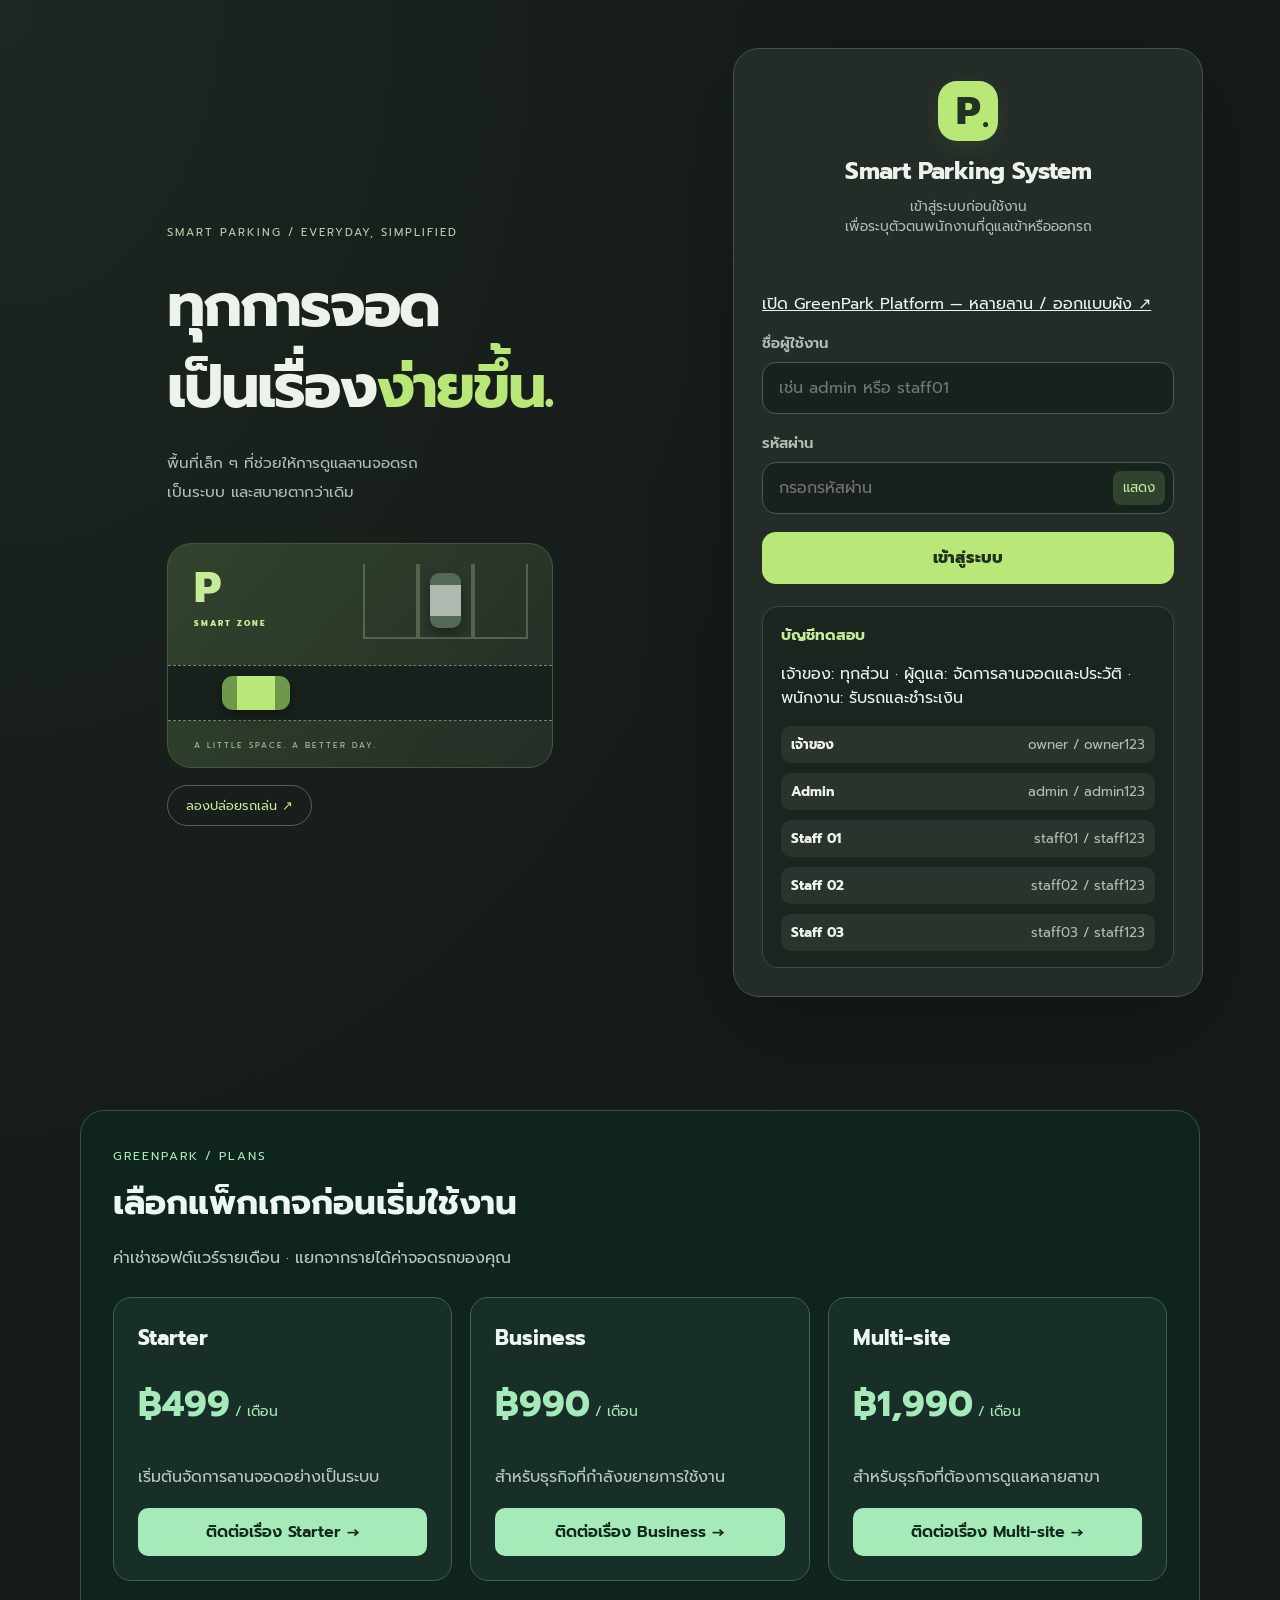
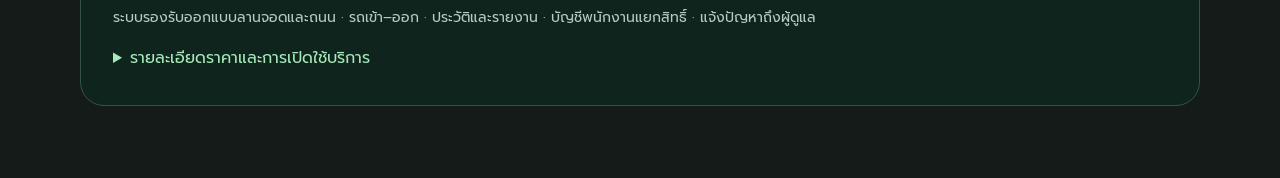
<file: web/index.html>
<!DOCTYPE html>
<html lang="th">
<head>
    <meta charset="UTF-8">
    <meta name="viewport" content="width=device-width, initial-scale=1.0">
    <title>Smart Parking Management System | OOP Full Stack System</title>
    <meta name="description" content="ระบบบริหารจัดการลานจอดรถอัจฉริยะ พัฒนาด้วยหลักการ Object-Oriented Programming (OOP) และ Design Patterns อย่างเข้มข้น">
    <!-- Google Fonts -->
    <link rel="preconnect" href="https://fonts.googleapis.com">
    <link rel="preconnect" href="https://fonts.gstatic.com" crossorigin>
    <link href="https://fonts.googleapis.com/css2?family=Prompt:wght@300;400;500;600;700&family=JetBrains+Mono:wght@400;600;700&display=swap" rel="stylesheet">
    <link rel="stylesheet" href="css/style.css">
    <style>
        .session-status-panel {
            display: flex;
            align-items: center;
            gap: 12px;
            margin-left: auto;
            margin-right: 10px;
        }

        .user-badge {
            display: inline-flex;
            align-items: center;
            gap: 8px;
            padding: 10px 14px;
            border-radius: 999px;
            background: rgba(76, 201, 240, 0.12);
            border: 1px solid rgba(76, 201, 240, 0.28);
            color: #dff8ff;
            font-size: 0.82rem;
            font-weight: 700;
            white-space: nowrap;
        }

        .logout-btn {
            background: rgba(239, 68, 68, 0.12);
            border: 1px solid rgba(239, 68, 68, 0.28);
            color: #fecaca;
            border-radius: 999px;
            padding: 10px 16px;
            cursor: pointer;
            font-weight: 700;
        }
    </style>
    <link rel="stylesheet" href="css/green-theme.css">
    <script src="js/ui-effects.js" defer></script>
    <script src="js/history-export.js" defer></script>
    <script src="js/access-control.js" defer></script>
</head>
<body class="dark-theme">
    <!-- Main App Container -->
    <div class="app-layout">
        <!-- Top Navbar -->
        <header class="top-nav">
            <div class="brand-group">
                <div class="brand-icon">
                    <svg viewBox="0 0 24 24" fill="none" stroke="currentColor" stroke-width="2">
                        <rect x="3" y="3" width="18" height="18" rx="4" />
                        <path d="M9 17V7h4a3 3 0 0 1 0 6H9" />
                    </svg>
                </div>
                <div>
                    <h1 class="brand-title">Smart Parking System</h1>
                    <p class="brand-subtitle">OOP Architecture • SOLID Principles • Design Patterns</p>
                    <a href="platform.html" style="color:var(--text-primary);font-size:.85rem">เปิด GreenPark Platform — หลายลาน / ออกแบบผัง ↗</a>
                </div>
            </div>

            <!-- Simulation Clock Controls -->
            <div class="clock-controller" id="clockController">
                <div class="clock-display">
                    <span class="clock-badge">SIMULATION TIME</span>
                    <span class="clock-time" id="simulatedTimeText">--:--:--</span>
                </div>
                <div class="time-actions">
                    <button class="time-btn" onclick="fastForward(15)" title="เพิ่ม 15 นาที">+15m</button>
                    <button class="time-btn" onclick="fastForward(60)" title="เพิ่ม 1 ชั่วโมง">+1h</button>
                    <button class="time-btn" onclick="fastForward(180)" title="เพิ่ม 3 ชั่วโมง">+3h</button>
                    <button class="time-btn" onclick="fastForward(1440)" title="เพิ่ม 1 วัน">+1d</button>
                    <button class="time-btn btn-reset" onclick="resetSimTime()" title="รีเซ็ตเวลา">
                        <svg width="14" height="14" viewBox="0 0 24 24" fill="none" stroke="currentColor" stroke-width="2"><path d="M3 12a9 9 0 1 0 9-9 9.75 9.75 0 0 0-6.74 2.74L3 8"/><path d="M3 3v5h5"/></svg>
                    </button>
                </div>
            </div>

            <!-- Header Quick Stats -->
            <div class="nav-metrics">
                <div class="metric-pill available">
                    <span class="dot green"></span>
                    <span class="label">ว่าง</span>
                    <strong id="headerAvailCount">0</strong>
                </div>
                <div class="metric-pill occupied">
                    <span class="dot red"></span>
                    <span class="label">จอดอยู่</span>
                    <strong id="headerOccCount">0</strong>
                </div>
                <div class="metric-pill revenue">
                    <span class="label">รายได้สะสม</span>
                    <strong id="headerRevenueText">฿0.00</strong>
                </div>
            </div>
        </header>

        <!-- Live Gate Display Board Banner (Observer Pattern) -->
        <div class="display-board-banner">
            <div class="board-badge">
                <span class="pulse-dot"></span>
                <span>ป้ายไฟทางเข้าหลัก (DISPLAY BOARD)</span>
            </div>
            <div class="board-marquee" id="displayBoardMessage">กำลังเชื่อมต่อระบบสังเกตการณ์ (Observer Pattern)...</div>
            <div class="board-time" id="displayBoardTime">--:--:--</div>
        </div>

        <!-- Navigation Tabs -->
        <nav class="main-tabs">
            <button class="tab-btn active" onclick="switchTab('lot-view')">
                <svg width="18" height="18" viewBox="0 0 24 24" fill="none" stroke="currentColor" stroke-width="2"><rect x="3" y="3" width="7" height="7"/><rect x="14" y="3" width="7" height="7"/><rect x="14" y="14" width="7" height="7"/><rect x="3" y="14" width="7" height="7"/></svg>
                <span>แผนผังช่องจอด (2D Lot Map)</span>
            </button>
            <button class="tab-btn" onclick="switchTab('entry-gate')">
                <svg width="18" height="18" viewBox="0 0 24 24" fill="none" stroke="currentColor" stroke-width="2"><path d="M5 12h14"/><path d="m12 5 7 7-7 7"/></svg>
                <span>จุดตรวจทางเข้า (Entry Gate)</span>
            </button>
            <button class="tab-btn" onclick="switchTab('exit-cashier')">
                <svg width="18" height="18" viewBox="0 0 24 24" fill="none" stroke="currentColor" stroke-width="2"><circle cx="12" cy="12" r="10"/><path d="M12 6v6l4 2"/></svg>
                <span>จุดชำระเงิน & ทางออก (Exit & Pay)</span>
            </button>
            <button class="tab-btn" onclick="switchTab('tickets-history')">
                <svg width="18" height="18" viewBox="0 0 24 24" fill="none" stroke="currentColor" stroke-width="2"><path d="M14 2H6a2 2 0 0 0-2 2v16a2 2 0 0 0 2 2h12a2 2 0 0 0 2-2V8z"/><polyline points="14 2 14 8 20 8"/><line x1="16" y1="13" x2="8" y2="13"/><line x1="16" y1="17" x2="8" y2="17"/></svg>
                <span>ประวัติตั๋ว & บัญชี (Ledger)</span>
            </button>
            <button class="tab-btn" onclick="switchTab('vehicle-history')">
                <svg width="18" height="18" viewBox="0 0 24 24" fill="none" stroke="currentColor" stroke-width="2"><path d="M3 12a9 9 0 1 0 3-6.7"/><path d="M3 3v6h6"/><path d="M12 7v5l3 2"/></svg>
                <span>ประวัติรถเข้าออก 3 เดือน</span>
            </button>
            <button class="tab-btn" onclick="switchTab('reservations')">จองล่วงหน้า</button>
            <button class="tab-btn" onclick="switchTab('memberships')">บัตรสมาชิก</button>
            <button class="tab-btn" onclick="switchTab('dashboard')">
                <span>Dashboard รายได้</span>
            </button>
            <button class="tab-btn highlight-tab" onclick="switchTab('oop-docs')">
                <svg width="18" height="18" viewBox="0 0 24 24" fill="none" stroke="currentColor" stroke-width="2"><polygon points="12 2 2 7 12 12 22 7 12 12 22 7 12 2"/><polyline points="2 17 12 22 22 17"/><polyline points="2 12 12 17 22 12"/></svg>
                <span>สถาปัตยกรรม OOP & SOLID</span>
            </button>
            <button class="tab-btn ai-tab" onclick="switchTab('ai-ops')">
                <svg width="18" height="18" viewBox="0 0 24 24" fill="none" stroke="currentColor" stroke-width="2"><path d="M12 2a4 4 0 0 1 4 4v1a3 3 0 0 1 3 3v2a3 3 0 0 1-3 3v1a4 4 0 0 1-4 4 4 4 0 0 1-4-4v-1a3 3 0 0 1-3-3v-2a3 3 0 0 1 3-3V6a4 4 0 0 1 4-4z"/><circle cx="9" cy="11" r="1"/><circle cx="15" cy="11" r="1"/><path d="M10 16h4"/></svg>
                <span>🤖 ศูนย์ปฏิบัติการ AI & XAI</span>
            </button>
        </nav>

        <!-- Main Content Area -->
        <main class="content-container">

            <!-- TAB 1: 2D Interactive Parking Lot Map -->
            <section id="tab-lot-view" class="tab-content active">
                <div class="lot-controls-bar">
                    <!-- Floor Switcher -->
                    <div class="floor-pills" id="floorPillGroup">
                        <!-- Rendered by JS -->
                    </div>

                    <!-- Legend -->
                    <div class="slot-legend">
                        <div class="legend-item"><span class="legend-color available"></span> ว่าง</div>
                        <div class="legend-item"><span class="legend-color occupied"></span> มีรถจอด</div>
                        <div class="legend-item"><span class="legend-color ev"></span> EV Charging</div>
                        <div class="legend-item"><span class="legend-color moto"></span> มอเตอร์ไซค์</div>
                        <div class="legend-item"><span class="legend-color large"></span> รถขนาดใหญ่</div>
                        <div class="legend-item ai-heat-legend" id="aiHeatLegend" style="display: none;"><span class="legend-color ai-heat"></span> 🔥 จุดหนาแน่น AI</div>
                    </div>

                    <div class="lot-actions-right">
                        <button class="btn-ai-pill" id="btnToggleAiHeatmap" onclick="toggleAiHeatmap()">
                            <span class="ai-sparkle">✨</span>
                            <span id="aiHeatmapBtnText">เปิด AI Heatmap</span>
                        </button>
                        <button class="btn-secondary" onclick="loadParkingLotData()">
                            <svg width="14" height="14" viewBox="0 0 24 24" fill="none" stroke="currentColor" stroke-width="2"><path d="M21.5 2v6h-6M21.34 15.57a10 10 0 1 1-.57-8.38l5.67-5.67"/></svg>
                            รีเฟรชผัง
                        </button>
                    </div>
                </div>

                <!-- Grid of Slots -->
                <div class="lot-grid-wrapper">
                    <div class="floor-header-info">
                        <h2 id="currentFloorTitle">ชั้นที่ 1</h2>
                        <div class="floor-stats-badge" id="currentFloorStats">กำลังโหลด...</div>
                    </div>

                    <div class="slots-grid" id="slotsGrid">
                        <!-- Slots dynamically rendered here -->
                    </div>
                </div>
            </section>

            <!-- TAB 2: Entry Gate (Check-In Terminal) -->
            <section id="tab-entry-gate" class="tab-content">
                <div class="entry-layout">
                    <!-- Check-in Form Card -->
                    <div class="card glass-card">
                        <div class="card-header">
                            <div class="card-title-icon">
                                <svg width="22" height="22" viewBox="0 0 24 24" fill="none" stroke="currentColor" stroke-width="2"><rect x="3" y="3" width="18" height="18" rx="2"/><line x1="12" y1="8" x2="12" y2="16"/><line x1="8" y1="12" x2="16" y2="12"/></svg>
                            </div>
                            <div>
                                <h2>ออกบัตรเข้าจอดรถ (Vehicle Check-In)</h2>
                                <p class="text-muted">ระบบตรวจสอบเงื่อนไข canParkIn() และจัดสรรช่องจอดอัตโนมัติ</p>
                            </div>
                        </div>

                        <!-- AI Computer Vision ANPR Scanner Card -->
                        <div class="ai-anpr-card" id="aiAnprCard">
                            <div class="anpr-header">
                                <div class="anpr-badge">
                                    <span class="pulse-dot-ai"></span>
                                    <span>AI SMART CAMERA (ANPR / LPR)</span>
                                </div>
                                <span class="anpr-fps">4K UHD • 60 FPS</span>
                            </div>
                            <div class="anpr-scanner-viewport" id="anprViewport">
                                <div class="scanner-grid"></div>
                                <div class="scanner-laser" id="scannerLaser"></div>
                                <div class="viewfinder-corner top-left"></div>
                                <div class="viewfinder-corner top-right"></div>
                                <div class="viewfinder-corner bottom-left"></div>
                                <div class="viewfinder-corner bottom-right"></div>
                                <div class="scanner-plate-target" id="anprPlateTarget">
                                    <span class="target-icon">🎯</span>
                                    <span id="anprTargetText">พร้อมสแกนป้ายทะเบียนหน้ารถ</span>
                                </div>
                            </div>
                            <div class="anpr-actions">
                                <button type="button" class="btn-ai-scan" id="btnTriggerAnpr" onclick="triggerAiAnprScan()">
                                    <svg width="18" height="18" viewBox="0 0 24 24" fill="none" stroke="currentColor" stroke-width="2"><path d="M23 19a2 2 0 0 1-2 2H3a2 2 0 0 1-2-2V8a2 2 0 0 1 2-2h4l2-3h6l2 3h4a2 2 0 0 1 2 2z"/><circle cx="12" cy="13" r="4"/></svg>
                                    <span>สแกนป้ายทะเบียน & จำแนกรถด้วย AI</span>
                                </button>
                                <button type="button" class="btn-ghost" onclick="randomizePlate()">สุ่มป้าย</button>
                            </div>
                            <!-- AI Detection Feedback -->
                            <div class="anpr-result-box" id="anprResultBox" style="display: none;">
                                <div class="anpr-result-meta">
                                    <span class="ai-tag">AI Vision Confirmed</span>
                                    <span class="confidence-badge" id="anprConfidenceText">Confidence: 99.2%</span>
                                </div>
                                <div class="anpr-explanation-text" id="anprExplanationText">
                                    โมเดลตรวจจับป้ายทะเบียนและจำแนกประเภทยานพาหนะสำเร็จ
                                </div>
                            </div>
                        </div>

                        <form id="checkInForm" onsubmit="handleCheckIn(event)">
                            <div class="form-group">
                                <label for="licensePlate">เลขทะเบียนรถ <span class="required">*</span></label>
                                <div class="input-with-action">
                                    <input type="text" id="licensePlate" class="form-input" placeholder="เช่น 3กข-9876 กรุงเทพฯ" required maxlength="15" oninput="debounceAiRecommend()">
                                    <button type="button" class="btn-ghost" onclick="randomizePlate()">สุ่มทะเบียน</button>
                                </div>
                            </div>

                            <div class="form-group">
                                <label>ประเภทยานพาหนะ (Vehicle Type) <span class="required">*</span></label>
                                <div class="vehicle-type-selector">
                                    <label class="type-card active">
                                        <input type="radio" name="vType" value="CAR" checked onchange="updateVehicleSelection()">
                                        <span class="type-icon">🚗</span>
                                        <span class="type-name">รถยนต์ทั่วไป</span>
                                        <span class="type-sub">เก๋ง / SUV / Crossover</span>
                                    </label>
                                    <label class="type-card">
                                        <input type="radio" name="vType" value="ELECTRIC_VEHICLE" onchange="updateVehicleSelection()">
                                        <span class="type-icon">⚡</span>
                                        <span class="type-name">รถยนต์ไฟฟ้า (EV)</span>
                                        <span class="type-sub">ต้องการชาร์จไฟ</span>
                                    </label>
                                    <label class="type-card">
                                        <input type="radio" name="vType" value="MOTORCYCLE" onchange="updateVehicleSelection()">
                                        <span class="type-icon">🏍️</span>
                                        <span class="type-name">มอเตอร์ไซค์</span>
                                        <span class="type-sub">บิ๊กไบค์ / สกู๊ตเตอร์</span>
                                    </label>
                                    <label class="type-card">
                                        <input type="radio" name="vType" value="TRUCK" onchange="updateVehicleSelection()">
                                        <span class="type-icon">🚚</span>
                                        <span class="type-name">รถบรรทุก / รถตู้ใหญ่</span>
                                        <span class="type-sub">ช่องจอดขนาดพิเศษ</span>
                                    </label>
                                </div>
                            </div>

                            <div class="form-group" id="evOptionGroup" style="display: none;">
                                <label class="checkbox-container">
                                    <input type="checkbox" id="requiresCharging" checked onchange="requestAiRecommendation()">
                                    <span class="checkmark"></span>
                                    <span>ต้องการเข้าจอดช่องที่มีแท่นชาร์จ EV (EV Charging Station)</span>
                                </label>
                            </div>

                            <!-- Explainable AI (XAI) Smart Slot Recommendation Card -->
                            <div class="ai-rec-box" id="aiRecBox">
                                <div class="ai-rec-header">
                                    <div class="ai-rec-title-group">
                                        <span class="ai-chip">✨ AI OPTIMAL RECOMMENDATION</span>
                                        <span class="match-badge" id="aiMatchScoreBadge">98.5% Match</span>
                                    </div>
                                    <div class="rec-slot-badge" id="aiRecSlotBadge">ช่องแนะนำ: F1-01</div>
                                </div>
                                <div class="ai-rec-reason" id="aiRecReasonText">
                                    กำลังวิเคราะห์ช่องจอดที่เหมาะสมที่สุดด้วย AI Multi-Criteria Optimization...
                                </div>
                                <div class="ai-rec-factors" id="aiRecFactorsList">
                                    <!-- Rendered dynamically -->
                                </div>
                                <div class="ai-rec-impact-row">
                                    <div class="impact-item">
                                        <span class="impact-icon">⚡</span>
                                        <span id="aiEnergyText">ประหยัดพลังงาน: ลดการวนรถในอาคาร</span>
                                    </div>
                                    <div class="impact-item">
                                        <span class="impact-icon">🚦</span>
                                        <span id="aiCongestionText">การจราจร: ลดจุดตัดคอขวด 40%</span>
                                    </div>
                                </div>
                            </div>

                            <!-- Pricing Strategy preview -->
                            <div class="rate-preview-box" id="ratePreviewBox">
                                <div class="rate-preview-header">
                                    <span class="strategy-badge" id="rateStrategyBadge">StandardPricingStrategy</span>
                                    <span class="rate-title" id="rateStrategyTitle">อัตราค่าบริการ</span>
                                </div>
                                <div class="rate-desc" id="rateStrategyDesc">ฟรี 15 นาทีแรก | ชม. แรก 20 บาท | ชม. ถัดไป 30 บาท/ชม.</div>
                            </div>

                            <button type="submit" class="btn-primary btn-block btn-lg" id="btnIssueTicket">
                                <svg width="20" height="20" viewBox="0 0 24 24" fill="none" stroke="currentColor" stroke-width="2"><path d="M5 12h14"/><path d="m12 5 7 7-7 7"/></svg>
                                กดรับบัตรจอดรถ & เปิดไม้กั้น (Issue Ticket)
                            </button>
                        </form>
                    </div>

                    <!-- Gate Animation Visualizer -->
                    <div class="card glass-card gate-monitor-card">
                        <h3>สถานะไม้กั้นทางเข้า (Entry Barrier Gate)</h3>
                        <div class="gate-visualizer">
                            <div class="traffic-light">
                                <div class="light light-red active" id="entryLightRed"></div>
                                <div class="light light-green" id="entryLightGreen"></div>
                            </div>
                            <div class="barrier-post">
                                <div class="barrier-arm" id="entryBarrierArm"></div>
                            </div>
                            <div class="gate-road">
                                <div class="road-car" id="entryAnimatedCar">🚗</div>
                            </div>
                        </div>
                        <div class="gate-status-text" id="entryGateStatusText">ไม้กั้นปิด: รอรถเข้ารับบัตร</div>
                    </div>
                </div>
            </section>

            <!-- TAB 3: Exit Gate & Payment Terminal -->
            <section id="tab-exit-cashier" class="tab-content">
                <div class="cashier-layout">
                    <!-- Search & Fee Preview Card -->
                    <div class="card glass-card">
                        <div class="card-header">
                            <div class="card-title-icon">
                                <svg width="22" height="22" viewBox="0 0 24 24" fill="none" stroke="currentColor" stroke-width="2"><circle cx="11" cy="11" r="8"/><line x1="21" y1="21" x2="16.65" y2="16.65"/></svg>
                            </div>
                            <div>
                                <h2>ค้นหาตั๋ว & คำนวณค่าบริการ (Check-Out)</h2>
                                <p class="text-muted">คำนวณตาม Strategy ประเภทยานพาหนะ และระยะเวลาจอดจริง</p>
                            </div>
                        </div>

                        <div class="search-ticket-bar">
                            <input type="text" id="exitSearchQuery" class="form-input" placeholder="พิมพ์เลขที่ตั๋ว เช่น TKT-... หรือ ป้ายทะเบียน">
                            <button class="btn-primary" onclick="searchTicketForExit()">ค้นหา / สแกนตั๋ว</button>
                            <button class="btn-danger-ghost" onclick="handleLostTicket()" title="กรณีทำบัตรหาย คิดค่าจอดตามเวลาจริง + ค่าปรับ 300฿">ตั๋วหาย</button>
                        </div>

                        <!-- Active Vehicles Quick Pick -->
                        <div class="quick-pick-section">
                            <span class="text-muted">หรือเลือกรถที่กำลังจอดอยู่:</span>
                            <div class="quick-plate-chips" id="quickActivePlates">
                                <!-- Populated dynamically -->
                            </div>
                        </div>

                        <!-- Fee Calculation Result Container -->
                        <div id="feeResultCard" class="fee-result-panel" style="display: none;">
                            <div class="fee-meta-grid">
                                <div class="meta-item">
                                    <span class="meta-label">เลขที่ตั๋ว</span>
                                    <strong id="feeTicketId" class="mono text-highlight">TKT-XXXX</strong>
                                </div>
                                <div class="meta-item">
                                    <span class="meta-label">ป้ายทะเบียน</span>
                                    <strong id="feePlate">-</strong>
                                </div>
                                <div class="meta-item">
                                    <span class="meta-label">ประเภทรถ</span>
                                    <span id="feeTypeDisplay" class="badge-pill">รถยนต์</span>
                                </div>
                                <div class="meta-item">
                                    <span class="meta-label">ช่องจอด</span>
                                    <strong id="feeSlotNumber" class="mono">F1-01</strong>
                                </div>
                                <div class="meta-item">
                                    <span class="meta-label">เวลาเข้าจอด</span>
                                    <span id="feeEntryTime" class="mono">2026-09-09 10:00</span>
                                </div>
                                <div class="meta-item">
                                    <span class="meta-label">เวลาปัจจุบัน (จำลอง)</span>
                                    <span id="feeCurrentTime" class="mono">2026-09-09 12:30</span>
                                </div>
                                <div class="meta-item">
                                    <span class="meta-label">ระยะเวลาที่จอด</span>
                                    <strong id="feeDuration" class="text-success">2 ชม. 30 นาที</strong>
                                </div>
                                <div class="meta-item">
                                    <span class="meta-label">Pricing Strategy</span>
                                    <span id="feeStrategyName" class="mono-badge">StandardPricingStrategy</span>
                                </div>
                            </div>

                            <div class="fee-amount-hero">
                                <div>
                                    <div class="fee-hero-label">ยอดที่ต้องชำระทั้งสิ้น</div>
                                    <div class="fee-hero-desc" id="feeRateDesc">ชม. แรก 20 บาท | ชม. ถัดไป 30 บาท</div>
                                </div>
                                <div class="fee-hero-number" id="feeAmountHero">฿0.00</div>
                            </div>

                            <div id="lostTicketBreakdown" class="lost-ticket-breakdown" style="display: none;">
                                <div><span>ค่าจอดตามเวลาจริง</span><strong id="parkingFeeAmount">฿0.00</strong></div>
                                <div><span>ค่าปรับตั๋วหาย</span><strong id="lostTicketPenaltyAmount">฿300.00</strong></div>
                                <div class="breakdown-total"><span>รวมยอดชำระ</span><strong id="lostTicketTotalAmount">฿0.00</strong></div>
                            </div>

                            <!-- Payment Method Tabs -->
                            <div class="payment-methods-selector">
                                <h4>เลือกช่องทางการชำระเงิน (Polymorphic Payment)</h4>
                                <div class="method-buttons">
                                    <button class="pay-method-btn active" id="btnMethodPromptPay" onclick="selectPayMethod('PROMPTPAY')">
                                        <span>📱 PromptPay QR</span>
                                    </button>
                                    <button class="pay-method-btn" id="btnMethodCredit" onclick="selectPayMethod('CREDIT_CARD')">
                                        <span>💳 บัตรเครดิต</span>
                                    </button>
                                    <button class="pay-method-btn" id="btnMethodCash" onclick="selectPayMethod('CASH')">
                                        <span>💵 เงินสด</span>
                                    </button>
                                </div>

                                <!-- PromptPay Detail -->
                                <div id="payDetailsPromptPay" class="pay-detail-box active">
                                    <div class="promptpay-wrapper">
                                        <div class="qr-box">
                                            <div class="qr-mock" id="promptPayQrVisual">
                                                <!-- Dynamic QR representation -->
                                                <svg viewBox="0 0 100 100" class="qr-svg">
                                                    <rect width="100" height="100" fill="#ffffff"/>
                                                    <path d="M10 10h30v30h-30z M15 15h20v20h-20z M20 20h10v10h-10z M60 10h30v30h-30z M65 15h20v20h-20z M70 20h10v10h-10z M10 60h30v30h-30z M15 65h20v20h-20z M20 70h10v10h-10z M45 15h10v10h-10z M45 35h10v10h-10z M45 60h10v10h-10z M60 60h10v10h-10z M80 60h10v10h-10z M70 70h10v20h-10z M60 80h10v10h-10z M80 80h10v10h-10z" fill="#000000"/>
                                                </svg>
                                            </div>
                                            <div class="qr-meta">
                                                <div class="thai-qr-logo">Thai QR Payment</div>
                                                <div class="qr-merchant">ลานจอดรถ Smart Parking Plaza</div>
                                                <div class="qr-amount" id="qrAmountDisplay">฿0.00</div>
                                            </div>
                                        </div>
                                    </div>
                                </div>

                                <!-- Credit Card Detail -->
                                <div id="payDetailsCredit" class="pay-detail-box">
                                    <div class="form-row">
                                        <div class="form-group flex-2">
                                            <label>หมายเลขบัตร (16 หลัก)</label>
                                            <input type="text" id="ccNumber" class="form-input mono" placeholder="4111 2222 3333 4444" value="4111-2222-3333-8888">
                                        </div>
                                        <div class="form-group flex-1">
                                            <label>วันหมดอายุ</label>
                                            <input type="text" id="ccExp" class="form-input mono" placeholder="MM/YY" value="12/28">
                                        </div>
                                    </div>
                                    <div class="form-row">
                                        <div class="form-group flex-2">
                                            <label>ชื่อผู้ถือบัตร</label>
                                            <input type="text" id="ccHolder" class="form-input" placeholder="NAME SURNAME" value="SOMCHAI DEE">
                                        </div>
                                        <div class="form-group flex-1">
                                            <label>CVV</label>
                                            <input type="password" id="ccCvv" class="form-input mono" placeholder="123" value="999" maxlength="3">
                                        </div>
                                    </div>
                                </div>

                                <!-- Cash Detail -->
                                <div id="payDetailsCash" class="pay-detail-box">
                                    <div class="form-group">
                                        <label>จำนวนเงินสดที่รับมา (บาท)</label>
                                        <div class="input-with-action">
                                            <input type="number" id="cashTenderedInput" class="form-input mono" placeholder="0.00" step="10" oninput="calculateChangePreview()">
                                            <button type="button" class="btn-ghost" onclick="tenderExactAmount()">พอดี</button>
                                            <button type="button" class="btn-ghost" onclick="tenderRound(100)">100฿</button>
                                            <button type="button" class="btn-ghost" onclick="tenderRound(500)">500฿</button>
                                        </div>
                                    </div>
                                    <div class="cash-change-preview">
                                        <span>เงินทอนโดยประมาณ:</span>
                                        <strong id="cashChangeDisplay" class="text-success">฿0.00</strong>
                                    </div>
                                </div>

                                <button class="btn-primary btn-block btn-lg" onclick="submitPayment()">
                                    <svg width="20" height="20" viewBox="0 0 24 24" fill="none" stroke="currentColor" stroke-width="2"><path d="M22 11.08V12a10 10 0 1 1-5.93-9.14"/><polyline points="22 4 12 14.01 9 11.01"/></svg>
                                    ยืนยันชำระเงิน & เปิดไม้กั้นทางออก (Process Payment)
                                </button>
                            </div>
                        </div>
                    </div>

                    <!-- Exit Gate Monitor Card -->
                    <div class="card glass-card gate-monitor-card">
                        <h3>สถานะไม้กั้นทางออก (Exit Barrier Gate)</h3>
                        <div class="gate-visualizer">
                            <div class="traffic-light">
                                <div class="light light-red active" id="exitLightRed"></div>
                                <div class="light light-green" id="exitLightGreen"></div>
                            </div>
                            <div class="barrier-post">
                                <div class="barrier-arm" id="exitBarrierArm"></div>
                            </div>
                            <div class="gate-road">
                                <div class="road-car" id="exitAnimatedCar">🚘</div>
                            </div>
                        </div>
                        <div class="gate-status-text" id="exitGateStatusText">ไม้กั้นปิด: รอชำระเงินเพื่อผ่านทาง</div>
                    </div>
                </div>
            </section>

            <!-- TAB 4: Tickets History & Revenue Ledger -->
            <section id="tab-tickets-history" class="tab-content">
                <div class="card glass-card">
                    <div class="card-header">
                        <div>
                            <h2>ประวัติตั๋วจอดรถและรายการธุรกรรม (Ledger)</h2>
                            <p class="text-muted">บันทึกสถานะตั๋ว ACTIVE, PAID, EXITED, LOST ทั้งหมดในระบบ</p>
                        </div>
                        <button class="btn-secondary" onclick="loadTicketsAndPayments()">
                            <svg width="14" height="14" viewBox="0 0 24 24" fill="none" stroke="currentColor" stroke-width="2"><path d="M21.5 2v6h-6M21.34 15.57a10 10 0 1 1-.57-8.38l5.67-5.67"/></svg>
                            รีเฟรชตาราง
                        </button>
                    </div>

                    <div class="table-responsive">
                        <table class="data-table">
                            <thead>
                                <tr>
                                    <th>Ticket ID</th>
                                    <th>ทะเบียนรถ</th>
                                    <th>ประเภทรถ</th>
                                    <th>ชั้น / ช่องจอด</th>
                                    <th>เวลาเข้า</th>
                                    <th>เวลาออก</th>
                                    <th>สถานะ</th>
                                    <th>ค่าบริการ</th>
                                    <th>การจัดการ</th>
                                </tr>
                            </thead>
                            <tbody id="ticketsTableBody">
                                <!-- Populated by JS -->
                            </tbody>
                        </table>
                    </div>
                </div>
            </section>

            <!-- ประวัติรถเข้าออกที่บันทึกถาวรย้อนหลัง 3 เดือน -->
            <section id="tab-vehicle-history" class="tab-content">
                <div class="card glass-card">
                    <div class="card-header">
                        <div>
                            <h2>ประวัติรถเข้าออกย้อนหลัง</h2>
                            <p class="text-muted">เก็บข้อมูลถาวร 3 เดือน และลบรายการเก่ากว่าอายุจัดเก็บอัตโนมัติ</p>
                        </div>
                        <button class="btn-secondary" onclick="loadParkingHistory()">รีเฟรชข้อมูล</button>
                    </div>

                    <div class="history-filter-bar">
                        <label>ตั้งแต่วันที่ <input id="historyFrom" type="date"></label>
                        <label>ถึงวันที่ <input id="historyTo" type="date"></label>
                        <label>ทะเบียนรถ <input id="historyPlate" placeholder="ค้นหาทะเบียน"></label>
                        <button class="btn-primary" type="button" onclick="loadParkingHistory()">ค้นหา</button>
                        <button id="historyExportButton" class="btn-secondary" type="button" onclick="exportParkingHistory()" disabled>ดาวน์โหลด Excel (.xlsx)</button>
                    </div>

                    <div class="ai-metrics-grid">
                        <div class="ai-metric-card"><div class="ai-metric-icon">IN</div><div class="ai-metric-meta"><span class="ai-metric-label">รถเข้าทั้งหมด</span><strong class="ai-metric-val" id="historyEnteredCount">0</strong></div></div>
                        <div class="ai-metric-card"><div class="ai-metric-icon">OUT</div><div class="ai-metric-meta"><span class="ai-metric-label">รถออกทั้งหมด</span><strong class="ai-metric-val" id="historyExitedCount">0</strong></div></div>
                        <div class="ai-metric-card"><div class="ai-metric-icon">P</div><div class="ai-metric-meta"><span class="ai-metric-label">ยังอยู่ในลาน</span><strong class="ai-metric-val" id="historyParkedCount">0</strong></div></div>
                        <div class="ai-metric-card"><div class="ai-metric-icon">฿</div><div class="ai-metric-meta"><span class="ai-metric-label">รายได้ตามช่วงค้นหา</span><strong class="ai-metric-val" id="historyRevenue">฿0.00</strong></div></div>
                    </div>

                    <p id="historyRetentionMessage" class="text-muted"></p>
                    <p id="historyExportMessage" class="text-muted" role="status">ค้นหาข้อมูลก่อนดาวน์โหลด Excel ตามผลลัพธ์ที่แสดง</p>
                    <div class="table-responsive">
                        <table class="data-table">
                            <thead><tr><th>Ticket ID</th><th>ทะเบียน</th><th>ประเภทรถ</th><th>ชั้น / ช่อง</th><th>เวลาเข้า</th><th>เวลาออก</th><th>สถานะ</th><th>ค่าบริการ</th></tr></thead>
                            <tbody id="vehicleHistoryTableBody"><tr><td colspan="8" class="text-muted" style="text-align:center;">กำลังโหลดข้อมูล...</td></tr></tbody>
                        </table>
                    </div>
                </div>
            </section>

            <section id="tab-dashboard" class="tab-content">
                <div class="card glass-card">
                    <div class="card-header">
                        <div>
                            <h2>Dashboard รายได้และการใช้พื้นที่</h2>
                            <p class="text-muted">สรุปจากรายการชำระเงินจริงและสถานะช่องจอดปัจจุบัน</p>
                        </div>
                        <button class="btn-secondary" onclick="loadDailyDashboard()">รีเฟรช</button>
                    </div>
                    <div class="dashboard-date-row">
                        <label for="dashboardDate">วันที่</label>
                        <input id="dashboardDate" type="date">
                    </div>
                    <div class="ai-metrics-grid">
                        <div class="ai-metric-card"><div class="ai-metric-icon">฿</div><div class="ai-metric-meta"><span class="ai-metric-label">รายได้ประจำวัน</span><strong class="ai-metric-val" id="dailyRevenue">฿0.00</strong></div></div>
                        <div class="ai-metric-card"><div class="ai-metric-icon">%</div><div class="ai-metric-meta"><span class="ai-metric-label">อัตราการใช้พื้นที่</span><strong class="ai-metric-val" id="dailyOccupancy">0%</strong></div></div>
                        <div class="ai-metric-card"><div class="ai-metric-icon">R</div><div class="ai-metric-meta"><span class="ai-metric-label">การจองวันนี้</span><strong class="ai-metric-val" id="dailyReservations">0</strong></div></div>
                        <div class="ai-metric-card"><div class="ai-metric-icon">M</div><div class="ai-metric-meta"><span class="ai-metric-label">สมาชิกที่ใช้งาน</span><strong class="ai-metric-val" id="dailyMembers">0</strong></div></div>
                    </div>
                    <p id="dashboardMessage" class="text-muted" role="status"></p>
                </div>
            </section>
            <section id="tab-reservations" class="tab-content">
                <div class="feature-page-grid">
                    <div class="card dashboard-forms feature-form">
                        <form onsubmit="createReservation(event)">
                            <h3>จองล่วงหน้า</h3>
                            <label for="reservationPlate">ทะเบียนรถ</label>
                            <input id="reservationPlate" required placeholder="ทะเบียนรถ">
                            <label for="reservationType">ประเภทรถ</label>
                            <select id="reservationType"><option value="CAR">รถยนต์</option><option value="ELECTRIC_VEHICLE">EV</option><option value="MOTORCYCLE">มอเตอร์ไซค์</option><option value="TRUCK">รถบรรทุก</option></select>
                            <label for="reservationStart">วันและเวลาเริ่มจอด</label>
                            <input id="reservationStart" required type="datetime-local">
                            <label for="reservationEnd">วันและเวลาสิ้นสุด</label>
                            <input id="reservationEnd" required type="datetime-local">
                            <label><input id="reservationCharging" type="checkbox"> ต้องการจุดชาร์จ EV</label>
                            <button class="btn-primary" type="submit">สร้างการจอง</button>
                        </form>
                        <p id="reservationMessage" class="text-muted" role="status"></p>
                    </div>
                    <div class="card">
                        <h3>การจองล่าสุด</h3>
                        <div id="reservationsList" class="feature-list"><span class="text-muted">ยังไม่มีข้อมูล</span></div>
                    </div>
                </div>
            </section>
            <section id="tab-memberships" class="tab-content">
                <div class="feature-page-grid">
                    <div class="card dashboard-forms feature-form">
                        <form onsubmit="createMembership(event)">
                            <h3>บัตรสมาชิก</h3>
                            <label for="memberId">รหัสสมาชิก</label>
                            <input id="memberId" required placeholder="รหัสสมาชิก">
                            <label for="memberName">ชื่อสมาชิก</label>
                            <input id="memberName" required placeholder="ชื่อสมาชิก">
                            <label for="memberPlate">ทะเบียนรถ</label>
                            <input id="memberPlate" required placeholder="ทะเบียนรถ">
                            <label for="memberType">ประเภทสมาชิก</label>
                            <select id="memberType" required>
                                <option value="STANDARD_MEMBER">STANDARD_MEMBER - จัดช่องอัตโนมัติ</option>
                                <option value="VIP_MEMBER">VIP_MEMBER - โซน VIP ก่อน</option>
                                <option value="EV_MEMBER">EV_MEMBER - ช่องชาร์จเมื่อจำเป็น</option>
                            </select>
                            <label for="memberFrom">วันที่เริ่มสมาชิก</label>
                            <input id="memberFrom" required type="date">
                            <label for="memberUntil">วันหมดอายุ</label>
                            <input id="memberUntil" required type="date">
                            <button class="btn-primary" type="submit">บันทึกสมาชิก</button>
                        </form>
                        <p id="membershipMessage" class="text-muted" role="status"></p>
                    </div>
                        <div class="card">
                            <h3>สมาชิกที่ลงทะเบียน</h3>
                            <div id="membershipsList" class="feature-list"><span class="text-muted">ยังไม่มีข้อมูล</span></div>
                        </div>
                    </div>
            </section>

            <!-- TAB 5: OOP Architecture & SOLID Explorer -->
            <section id="tab-oop-docs" class="tab-content">
                <div class="oop-docs-container">
                    <div class="card glass-card">
                        <div class="card-header">
                            <div>
                                <h2>สถาปัตยกรรมเชิงวัตถุ (OOP Architecture) & SOLID Principles</h2>
                                <p class="text-muted">วิเคราะห์การประยุกต์ใช้แนวคิด OOP และ Design Patterns ในโค้ดจริงของระบบนี้</p>
                            </div>
                        </div>

                        <!-- OOP 4 Pillars Grid -->
                        <div class="pillars-grid">
                            <div class="pillar-card">
                                <div class="pillar-icon">🧩</div>
                                <h3>1. Abstraction</h3>
                                <p>คลาสแม่นามธรรม <code>Vehicle</code> และ <code>Payment</code> กำหนดสัญญา (Contracts) ชัดเจน ซ่อนรายละเอียดการทำงานภายใน เช่น เมธอด <code>canParkIn(Slot slot)</code> และ <code>processPayment()</code></p>
                            </div>
                            <div class="pillar-card">
                                <div class="pillar-icon">🔒</div>
                                <h3>2. Encapsulation</h3>
                                <p>คลาส <code>Slot</code> และ <code>Ticket</code> ซ่อนตัวแปรภายใน (Private fields) ปกป้องความถูกต้องของ State ไม่อนุญาตให้แก้ไขสถานะโดยตรง ต้องผ่านเมธอด เช่น <code>assignVehicle()</code>, <code>release()</code>, <code>markPaid()</code></p>
                            </div>
                            <div class="pillar-card">
                                <div class="pillar-icon">🌲</div>
                                <h3>3. Inheritance</h3>
                                <p>การสืบทอดคุณสมบัติที่สมเหตุสมผล <code>Car</code>, <code>Motorcycle</code>, <code>ElectricVehicle</code>, <code>Truck</code> สืบทอดจาก <code>Vehicle</code> และ <code>PromptPayPayment</code>, <code>CreditCardPayment</code>, <code>CashPayment</code> สืบทอดจาก <code>Payment</code></p>
                            </div>
                            <div class="pillar-card">
                                <div class="pillar-icon">🎭</div>
                                <h3>4. Polymorphism</h3>
                                <p><strong>Double Dispatch</strong>: การให้ <code>slot.canFitVehicle(vehicle)</code> เรียกใช้ <code>vehicle.canParkIn(slot)</code> ซึ่งแต่ละ Subclass ของรถจะใช้อัลกอริทึมตรวจสอบตามขนาดและประเภทของช่องจอดอย่างยืดหยุ่น</p>
                            </div>
                        </div>

                        <!-- Design Patterns Showcase -->
                        <h3 class="mt-4">Design Patterns ที่ใช้ในระบบ</h3>
                        <div class="patterns-grid">
                            <div class="pattern-card">
                                <div class="pattern-tag">Behavioral Pattern</div>
                                <h4>Strategy Pattern (การคำนวณค่าบริการ)</h4>
                                <p>แยกกฎการคำนวณค่าจอด (Pricing Rules) ออกเป็นคลาส Strategy: <code>StandardPricingStrategy</code>, <code>MotorcyclePricingStrategy</code>, <code>EVPricingStrategy</code> และ <code>TruckPricingStrategy</code> ทำให้สามารถเพิ่มโปรโมชันหรือปรับเปลี่ยนราคาได้โดยไม่ต้องแก้ไขคลาส Vehicle (ตามหลัก Open-Closed Principle)</p>
                            </div>
                            <div class="pattern-card">
                                <div class="pattern-tag">Behavioral Pattern</div>
                                <h4>Observer Pattern (ป้ายไฟทางเข้า DisplayBoard)</h4>
                                <p><code>ParkingLot</code> เป็น Subject ที่ถือรายชื่อ <code>ParkingLotObserver</code> เมื่อมีการจอดหรือปลดปล่อยช่องจอด จะแจ้งเตือน <code>DisplayBoard</code> ให้ปรับปรุงจำนวนที่ว่างและข้อความเตือนแบบเรียลไทม์อัตโนมัติ</p>
                            </div>
                            <div class="pattern-card">
                                <div class="pattern-tag">Creational Pattern</div>
                                <h4>Factory Pattern (Vehicle & Slot Creation)</h4>
                                <p><code>VehicleFactory</code> และ <code>SlotFactory</code> ช่วยจัดการการสร้างอินสแตนซ์ของออบเจกต์ตาม Type และ Parameter ที่รับเข้ามา รวมศูนย์ตรรกะการสร้างไว้ที่เดียว</p>
                            </div>
                            <div class="pattern-card">
                                <div class="pattern-tag">Architectural Pattern</div>
                                <h4>Facade & Clean Service Layer</h4>
                                <p><code>ParkingService</code> ทำหน้าที่เป็น Facade รวบรวม Workflow ความสัมพันธ์ระหว่าง Aggregate Root (<code>ParkingLot</code>), Entities (<code>Slot</code>, <code>Ticket</code>), และ Repositories เข้าด้วยกัน</p>
                            </div>
                        </div>
                    </div>
                </div>
            </section>

            <!-- TAB 6: AI Operations & Explainable AI (XAI) Dashboard -->
            <section id="tab-ai-ops" class="tab-content">
                <div class="ai-dashboard-container">
                    <!-- AI Hero Banner -->
                    <div class="card glass-card ai-hero-card">
                        <div class="ai-hero-content">
                            <div class="ai-hero-badge">
                                <span class="pulse-dot-ai"></span>
                                <span>AI NEURAL ENGINE • EXPLAINABLE AI (XAI) ACTIVE</span>
                            </div>
                            <h2>ศูนย์ปฏิบัติการ AI & สถาปัตยกรรม Explainable AI (XAI)</h2>
                            <p class="text-muted">
                                ระบบปัญญาประดิษฐ์อัจฉริยะที่สนับสนุนการทำงานของลานจอดรถครบวงจร พร้อมคำอธิบายเหตุผลของการตัดสินใจทุกขั้นตอนอย่างโปร่งใส ตรวจสอบได้ และสอดคล้องกับหลักการ OOP & Responsible AI
                            </p>
                        </div>
                        <div class="ai-hero-actions">
                            <button class="btn-ai-pill" onclick="loadAiPredictiveData()">
                                <svg width="14" height="14" viewBox="0 0 24 24" fill="none" stroke="currentColor" stroke-width="2"><path d="M21.5 2v6h-6M21.34 15.57a10 10 0 1 1-.57-8.38l5.67-5.67"/></svg>
                                ซิงค์โมเดล AI สด
                            </button>
                        </div>
                    </div>

                    <!-- AI Key Performance Metrics -->
                    <div class="ai-metrics-grid">
                        <div class="ai-metric-card">
                            <div class="ai-metric-icon">🎯</div>
                            <div class="ai-metric-meta">
                                <span class="ai-metric-label">ดัชนีประสิทธิภาพ AI (Efficiency Score)</span>
                                <strong class="ai-metric-val text-highlight" id="aiMetricEfficiency">94.2%</strong>
                                <span class="ai-metric-sub">สูงกว่าการจัดสรรแบบสุ่ม +18.5%</span>
                            </div>
                        </div>
                        <div class="ai-metric-card">
                            <div class="ai-metric-icon">🌱</div>
                            <div class="ai-metric-meta">
                                <span class="ai-metric-label">ลดการปล่อยก๊าซคาร์บอน (CO2 Saved)</span>
                                <strong class="ai-metric-val text-success" id="aiMetricCarbon">5.4 kg</strong>
                                <span class="ai-metric-sub">จากการลดการขับวนหาที่จอด</span>
                            </div>
                        </div>
                        <div class="ai-metric-card">
                            <div class="ai-metric-icon">⚡</div>
                            <div class="ai-metric-meta">
                                <span class="ai-metric-label">ความเร็วประมวลผลการจัดสรร</span>
                                <strong class="ai-metric-val text-cyan">0.08 วินาที</strong>
                                <span class="ai-metric-sub">Multi-Criteria Optimization Matrix</span>
                            </div>
                        </div>
                        <div class="ai-metric-card">
                            <div class="ai-metric-icon">🛡️</div>
                            <div class="ai-metric-meta">
                                <span class="ai-metric-label">ระดับความโปร่งใส (XAI Score)</span>
                                <strong class="ai-metric-val text-purple">100%</strong>
                                <span class="ai-metric-sub">ตรวจสอบได้ทุก Factor ไร้ Black-box</span>
                            </div>
                        </div>
                    </div>

                    <!-- Row 2: Predictive Occupancy & Dynamic Pricing -->
                    <div class="ai-two-col-grid">
                        <!-- 24-Hour Traffic Curve Forecast -->
                        <div class="card glass-card">
                            <div class="card-header">
                                <div>
                                    <h3>พยากรณ์ความหนาแน่น 24 ชั่วโมง & Dynamic Pricing</h3>
                                    <p class="text-muted">AI คาดการณ์ความต้องการเข้าจอดตามช่วงเวลาจำลอง</p>
                                </div>
                                <span class="status-tag active" id="aiCurrentTrafficStatus">ปกติ (Steady State)</span>
                            </div>

                            <div class="dynamic-price-box">
                                <div class="price-advice-header">
                                    <span class="badge-pill">คำแนะนำกลยุทธ์ราคา AI</span>
                                    <strong id="aiSurgeMultiplierText" class="text-highlight">ตัวคูณอัตรา: 1.0x (Standard)</strong>
                                </div>
                                <div class="price-advice-desc" id="aiDynamicPricingAdvice">
                                    อัตรามาตรฐานตาม Pricing Strategy ประจำประเภทรถ
                                </div>
                                <div class="price-advice-xai">
                                    <span class="xai-chip">เหตุผล AI:</span>
                                    <span id="aiPredictorXaiText">อัตราการเข้าและออกอยู่ในจุดสมดุล ระบบทำงานราบรื่น</span>
                                </div>
                            </div>

                            <!-- Forecast Bar Visualization -->
                            <div class="forecast-bars-container" id="aiForecastBarsContainer">
                                <!-- Rendered dynamically -->
                            </div>
                        </div>

                        <!-- AI Executive Insights -->
                        <div class="card glass-card">
                            <div class="card-header">
                                <div>
                                    <h3>บทวิเคราะห์เชิงกลยุทธ์สำหรับผู้บริหาร (Executive Insights)</h3>
                                    <p class="text-muted">คำแนะนำอัตโนมัติจากการประมวลผล Big Data ในระบบ</p>
                                </div>
                            </div>

                            <div class="ai-exec-summary-box" id="aiExecutiveSummaryText">
                                ภาพรวมลานจอดรถทำงานอยู่ในเกณฑ์ดีเยี่ยม (Efficiency 94.2%) การจัดสรรด้วย AI ช่วยลดเวลาการวนรถหาที่จอดลง 65% เมื่อเทียบกับการจอดแบบสุ่ม
                            </div>

                            <div class="ai-recommendations-list" id="aiExecRecommendationsList">
                                <!-- Rendered dynamically -->
                            </div>
                        </div>
                    </div>

                    <!-- Row 3: Explainable AI (XAI) Model Card & Architecture -->
                    <div class="card glass-card mt-4">
                        <div class="card-header">
                            <div>
                                <h3>โมเดลการทำงานและสถาปัตยกรรม Explainable AI (XAI) ในระบบนี้</h3>
                                <p class="text-muted">หลักการเบื้องหลังที่ทำให้ AI ของระบบนี้โปร่งใส ปลอดภัย และเชื่อมต่อกับ OOP ได้อย่างสมบูรณ์แบบ</p>
                            </div>
                        </div>

                        <div class="xai-pillars-grid">
                            <div class="xai-card">
                                <div class="xai-badge">โมดูลที่ 1</div>
                                <h4>Multi-Criteria Heuristic Matrix (การคัดสรรช่องจอด)</h4>
                                <p>แทนที่จะใช้ Neural Network ที่เป็น Black-box ซึ่งตัดสินใจโดยไม่มีเหตุผลชัดเจน ระบบใช้ Multi-Criteria Decision Analysis (MCDA) คำนวณคะแนนตาม 4 มิติ:</p>
                                <ul class="xai-list">
                                    <li><strong>Vehicle Dimension Fitting (30%):</strong> รถขนาดไหนควรลงช่องขนาดนั้น ไม่แย่งช่องรถใหญ่</li>
                                    <li><strong>EV Charge Preservation (35%):</strong> สงวนจุดชาร์จ EV ให้รถที่จำเป็นจริง</li>
                                    <li><strong>Proximity & Walking Distance (20%):</strong> ระยะทางเดินถึงลิฟต์และประตูทางออก</li>
                                    <li><strong>Floor Congestion Load Balancing (15%):</strong> กระจายรถขึ้นชั้น 2-3 เมื่อชั้น 1 หนาแน่นเกิน 75%</li>
                                </ul>
                            </div>

                            <div class="xai-card">
                                <div class="xai-badge">โมดูลที่ 2</div>
                                <h4>Computer Vision & ANPR Simulation (การตรวจจับป้ายทะเบียน)</h4>
                                <p>จำลองการทำงานของ Edge Vision Camera:</p>
                                <ul class="xai-list">
                                    <li><strong>Plate Localization:</strong> ตรวจจับพิกัดสี่เหลี่ยมผืนผ้าของแผ่นป้ายทะเบียนไทย</li>
                                    <li><strong>OCR Character Extraction:</strong> สกัดตัวอักษรและตัวเลขพร้อม Confidence Score (>98%)</li>
                                    <li><strong>Visual Chassis Classifier:</strong> สังเกตรูปร่างทรงรถ (2 ล้อ = มอเตอร์ไซค์, มีพอร์ตชาร์จไฟ = EV, ตัวถังสูงเกิน 2.2m = รถบรรทุก)</li>
                                </ul>
                            </div>

                            <div class="xai-card">
                                <div class="xai-badge">โมดูลที่ 3</div>
                                <h4>OOP & SOLID Integration (ความสอดคล้องกับสถาปัตยกรรมระบบ)</h4>
                                <p>AI ไม่ได้ถูกเขียนแยกเป็นส่วนแปลกปลอม แต่ถูกออกแบบให้เข้ากับหลัก OOP อย่างเคร่งครัด:</p>
                                <ul class="xai-list">
                                    <li><strong>Single Responsibility:</strong> <code>AIParkingService</code> มีหน้าที่วิเคราะห์และให้คำแนะนำเท่านั้น ไม่ยุ่งเกี่ยวกับการบันทึกเงินหรือเปลี่ยน Invariant ใน Entity</li>
                                    <li><strong>Open-Closed:</strong> สามารถสลับโมเดล AI หรือเพิ่มเกณฑ์การให้คะแนนใหม่ได้โดยไม่ต้องแก้ไข <code>ParkingLot</code> หรือ <code>Slot</code></li>
                                    <li><strong>High Cohesion:</strong> ผลลัพธ์ส่งออกในรูป <code>AIRecommendation</code> ที่เก็บทั้งผลลัพธ์และคำอธิบาย XAI ไว้อย่างครบถ้วน</li>
                                </ul>
                            </div>
                        </div>
                    </div>

                    <!-- Row 4: AI Copilot Interactive Console -->
                    <div class="card glass-card mt-4">
                        <div class="card-header">
                            <div>
                                <h3>AI Copilot Interactive Console (ผู้ช่วยอัจฉริยะ)</h3>
                                <p class="text-muted">สอบถามสถานะ คำแนะนำเชิงลึก หรือข้อมูลสถาปัตยกรรมระบบได้แบบเรียลไทม์</p>
                            </div>
                        </div>

                        <div class="copilot-console-layout">
                            <!-- Quick Prompts Chips -->
                            <div class="copilot-prompts-bar">
                                <span class="text-muted" style="font-size: 0.85rem;">คำถามแนะนำ:</span>
                                <button class="chip-prompt" onclick="sendQuickCopilotPrompt('มีที่จอดว่างชั้นไหนบ้าง?')">มีที่จอดว่างชั้นไหนบ้าง?</button>
                                <button class="chip-prompt" onclick="sendQuickCopilotPrompt('รายได้สะสมของระบบขณะนี้เท่าไหร่?')">รายได้สะสมเท่าไหร่?</button>
                                <button class="chip-prompt" onclick="sendQuickCopilotPrompt('จุดชาร์จ EV มีเงื่อนไขการใช้งานอย่างไร?')">เงื่อนไขจุดชาร์จ EV</button>
                                <button class="chip-prompt" onclick="sendQuickCopilotPrompt('อัตราค่าบริการคิดอย่างไรตาม Strategy?')">กลยุทธ์คิดเงิน</button>
                                <button class="chip-prompt" onclick="sendQuickCopilotPrompt('อธิบายหลักการ OOP ของระบบนี้')">อธิบายหลักการ OOP</button>
                            </div>

                            <!-- Chat Messages Log -->
                            <div class="copilot-chat-log" id="aiCopilotChatLog">
                                <div class="chat-bubble ai">
                                    <div class="bubble-header">
                                        <span class="bubble-author">🤖 AI Smart Parking Copilot</span>
                                        <span class="bubble-time">เมื่อสักครู่</span>
                                    </div>
                                    <div class="bubble-content">
                                        สวัสดีครับ! ผมคือ AI Copilot ผู้ช่วยประจำระบบบริหารลานจอดรถอัจฉริยะ สามารถสอบถามข้อมูลสถานะช่องจอดสด, สถิติรายได้, พยากรณ์ความหนาแน่น หรือคำอธิบายเชิงสถาปัตยกรรม OOP ได้ทันทีครับ
                                    </div>
                                </div>
                            </div>

                            <!-- Chat Input Box -->
                            <div class="copilot-input-group">
                                <input type="text" id="copilotInputText" class="form-input" placeholder="พิมพ์คำถามที่ต้องการ เช่น 'ชั้น 1 ว่างกี่ช่อง', 'ทำไมถึงแนะนำช่องนี้'..." onkeypress="handleCopilotKeyPress(event)">
                                <button class="btn-primary" onclick="submitCopilotChat()">
                                    <svg width="18" height="18" viewBox="0 0 24 24" fill="none" stroke="currentColor" stroke-width="2"><line x1="22" y1="2" x2="11" y2="13"/><polygon points="22 2 15 22 11 13 2 9 22 2"/></svg>
                                    <span>ส่งคำถาม</span>
                                </button>
                            </div>
                        </div>
                    </div>
                </div>
            </section>

        </main>
    </div>

    <!-- Ticket Issued Modal -->
    <div class="modal-overlay" id="ticketModalOverlay">
        <div class="ticket-modal">
            <button class="modal-close-btn" onclick="closeModal('ticketModalOverlay')">&times;</button>
            <div class="ticket-printable" id="printableTicket">
                <div class="ticket-brand">SMART PARKING PLAZA</div>
                <div class="ticket-subtitle">PARKING TICKET • บัตรจอดรถ</div>
                <div class="ticket-divider-dash"></div>
                
                <div class="ticket-row">
                    <span>เลขที่ตั๋ว:</span>
                    <strong id="modalTicketId" class="mono text-highlight">TKT-0000</strong>
                </div>
                <div class="ticket-row">
                    <span>ทะเบียนรถ:</span>
                    <strong id="modalPlate">กก-1234</strong>
                </div>
                <div class="ticket-row">
                    <span>ประเภทรถ:</span>
                    <span id="modalType">รถยนต์ทั่วไป</span>
                </div>
                <div class="ticket-row">
                    <span>ช่องจอดแนะนำ:</span>
                    <strong id="modalSlot" class="slot-badge">F1-01</strong>
                </div>
                <div class="ticket-row">
                    <span>เวลาเข้าจอด:</span>
                    <span id="modalEntryTime" class="mono">2026-09-09 10:00:00</span>
                </div>
                <div class="ticket-row" id="modalMemberRow" style="display: none;">
                    <span>สถานะสมาชิก:</span>
                    <strong id="modalMemberStatus" class="text-success">ยืนยันสมาชิกแล้ว</strong>
                </div>
                
                <div class="ticket-divider-dash"></div>
                <div class="ticket-rate-box">
                    <div class="ticket-rate-title" id="modalRateName">Standard Rate</div>
                    <div class="ticket-rate-desc" id="modalRateDesc">ฟรี 15 นาทีแรก</div>
                </div>

                <div class="barcode-visual">
                    <div class="barcode-lines"></div>
                    <div class="barcode-text" id="modalBarcodeText">TKT-XXXX-XXXX</div>
                </div>
                <div class="ticket-footer-text">
                    * โปรดเก็บตั๋วนี้ไว้เพื่อใช้ชำระเงินที่จุดตรวจทางออก *<br>
                    กรณีตั๋วสูญหาย: ค่าจอดตามเวลาจริง + ค่าปรับ 300 บาท
                </div>
            </div>
            <div class="modal-actions">
                <button class="btn-secondary" onclick="window.print()">
                    <svg width="16" height="16" viewBox="0 0 24 24" fill="none" stroke="currentColor" stroke-width="2"><polyline points="6 9 6 2 18 2 18 9"/><path d="M6 18H4a2 2 0 0 1-2-2v-5a2 2 0 0 1 2-2h16a2 2 0 0 1 2 2v5a2 2 0 0 1-2 2h-2"/><rect x="6" y="14" width="12" height="8"/></svg>
                    พิมพ์ตั๋ว
                </button>
                <button class="btn-primary" onclick="closeModal('ticketModalOverlay')">เข้าใจแล้ว / ปิด</button>
            </div>
        </div>
    </div>

    <!-- Payment Receipt Modal -->
    <div class="modal-overlay" id="receiptModalOverlay">
        <div class="ticket-modal">
            <button class="modal-close-btn" onclick="closeModal('receiptModalOverlay')">&times;</button>
            <div class="ticket-printable" id="printableReceipt">
                <div class="receipt-check-icon">✓</div>
                <div class="ticket-brand">PAYMENT RECEIPT</div>
                <div class="ticket-subtitle">ใบเสร็จรับเงินค่าบริการจอดรถ</div>
                <div class="ticket-divider-dash"></div>
                
                <div class="ticket-row">
                    <span>เลขที่ใบเสร็จ:</span>
                    <strong id="rcpPaymentId" class="mono">PAY-0000</strong>
                </div>
                <div class="ticket-row">
                    <span>เลขอ้างอิงธุรกรรม:</span>
                    <strong id="rcpRef" class="mono text-highlight">-</strong>
                </div>
                <div class="ticket-row">
                    <span>เลขที่ตั๋ว:</span>
                    <span id="rcpTicketId" class="mono">-</span>
                </div>
                <div class="ticket-row">
                    <span>ทะเบียนรถ:</span>
                    <strong id="rcpPlate">-</strong>
                </div>
                <div class="ticket-row">
                    <span>ช่องทางชำระ:</span>
                    <span id="rcpMethod" class="badge-pill">PromptPay</span>
                </div>
                <div class="ticket-row">
                    <span>เวลาทำรายการ:</span>
                    <span id="rcpTime" class="mono">-</span>
                </div>
                
                <div class="ticket-divider-dash"></div>
                
                <div class="ticket-row amount-total-row">
                    <span>ยอดชำระสุทธิ:</span>
                    <strong id="rcpAmount" class="text-success text-lg">฿0.00</strong>
                </div>
                <div id="rcpCashDetailsRow" class="ticket-row text-muted" style="display: none;">
                    <span>รับเงินมา: <span id="rcpCashTendered">฿0.00</span></span>
                    <span>เงินทอน: <span id="rcpChange">฿0.00</span></span>
                </div>

                <div class="ticket-footer-text mt-3">
                    ไม้กั้นทางออกเปิดแล้ว ขอบคุณที่ใช้บริการ<br>
                    ขอให้เดินทางโดยสวัสดิภาพ
                </div>
            </div>
            <div class="modal-actions">
                <button class="btn-primary btn-block" onclick="finishPaymentAndOpenExitGate()">
                    เปิดไม้กั้น & เดินทางออก (Open Exit Gate)
                </button>
            </div>
        </div>
    </div>

    <!-- Slot Details Quick Modal -->
    <div class="modal-overlay" id="slotDetailModalOverlay">
        <div class="ticket-modal slot-detail-modal">
            <button class="modal-close-btn" onclick="closeModal('slotDetailModalOverlay')">&times;</button>
            <div class="card-header">
                <h2 id="slotModalNumber">F1-01</h2>
                <span id="slotModalStatusBadge" class="status-badge available">ว่าง</span>
            </div>
            <div class="slot-detail-body" id="slotModalBody">
                <!-- Injected via JS -->
            </div>
        </div>
    <!-- Floating AI Copilot Launcher Button -->
    <div class="floating-ai-launcher" id="floatingAiLauncher" onclick="toggleFloatingCopilot()" title="เปิด AI ผู้ช่วยอัจฉริยะ">
        <div class="ai-launcher-icon">
            <span class="ai-sparkle">✨</span>
            <span class="ai-robot-face">🤖</span>
        </div>
        <span class="ai-launcher-text">ถาม AI ผู้ช่วย</span>
    </div>

    <!-- Floating AI Copilot Window -->
    <div class="floating-copilot-window" id="floatingCopilotWindow">
        <div class="copilot-window-header">
            <div class="copilot-header-brand">
                <span class="pulse-dot-ai"></span>
                <strong>AI Smart Copilot</strong>
                <span class="copilot-model-tag">OOP Grounded</span>
            </div>
            <button class="copilot-close-btn" onclick="toggleFloatingCopilot()">&times;</button>
        </div>
        <div class="floating-chat-log" id="floatingChatLog">
            <div class="chat-bubble ai">
                <div class="bubble-header">
                    <span class="bubble-author">🤖 AI Assistant</span>
                    <span class="bubble-time">สด</span>
                </div>
                <div class="bubble-content">
                    สวัสดีครับ! ผมคือ AI ประจำลานจอดรถ มีคำถามเรื่องที่จอดว่าง รายได้ หรือการคำนวณค่าจอด ถามผมได้เลยครับ!
                </div>
            </div>
        </div>
        <div class="floating-quick-chips">
            <button onclick="sendFloatingPrompt('ที่จอดชั้นไหนว่างสุด?')">ชั้นไหนว่างสุด?</button>
            <button onclick="sendFloatingPrompt('รายได้สะสมตอนนี้?')">รายได้ตอนนี้?</button>
            <button onclick="sendFloatingPrompt('จุดชาร์จ EV ว่างไหม?')">จุดชาร์จ EV?</button>
        </div>
        <div class="floating-input-row">
            <input type="text" id="floatingCopilotInput" placeholder="ถาม AI ได้ที่นี่..." onkeypress="handleFloatingCopilotKeyPress(event)">
            <button class="btn-primary" onclick="submitFloatingCopilotChat()">ส่ง</button>
        </div>
    </div>

    <script src="js/app.js"></script>
</body>
</html>
</file>
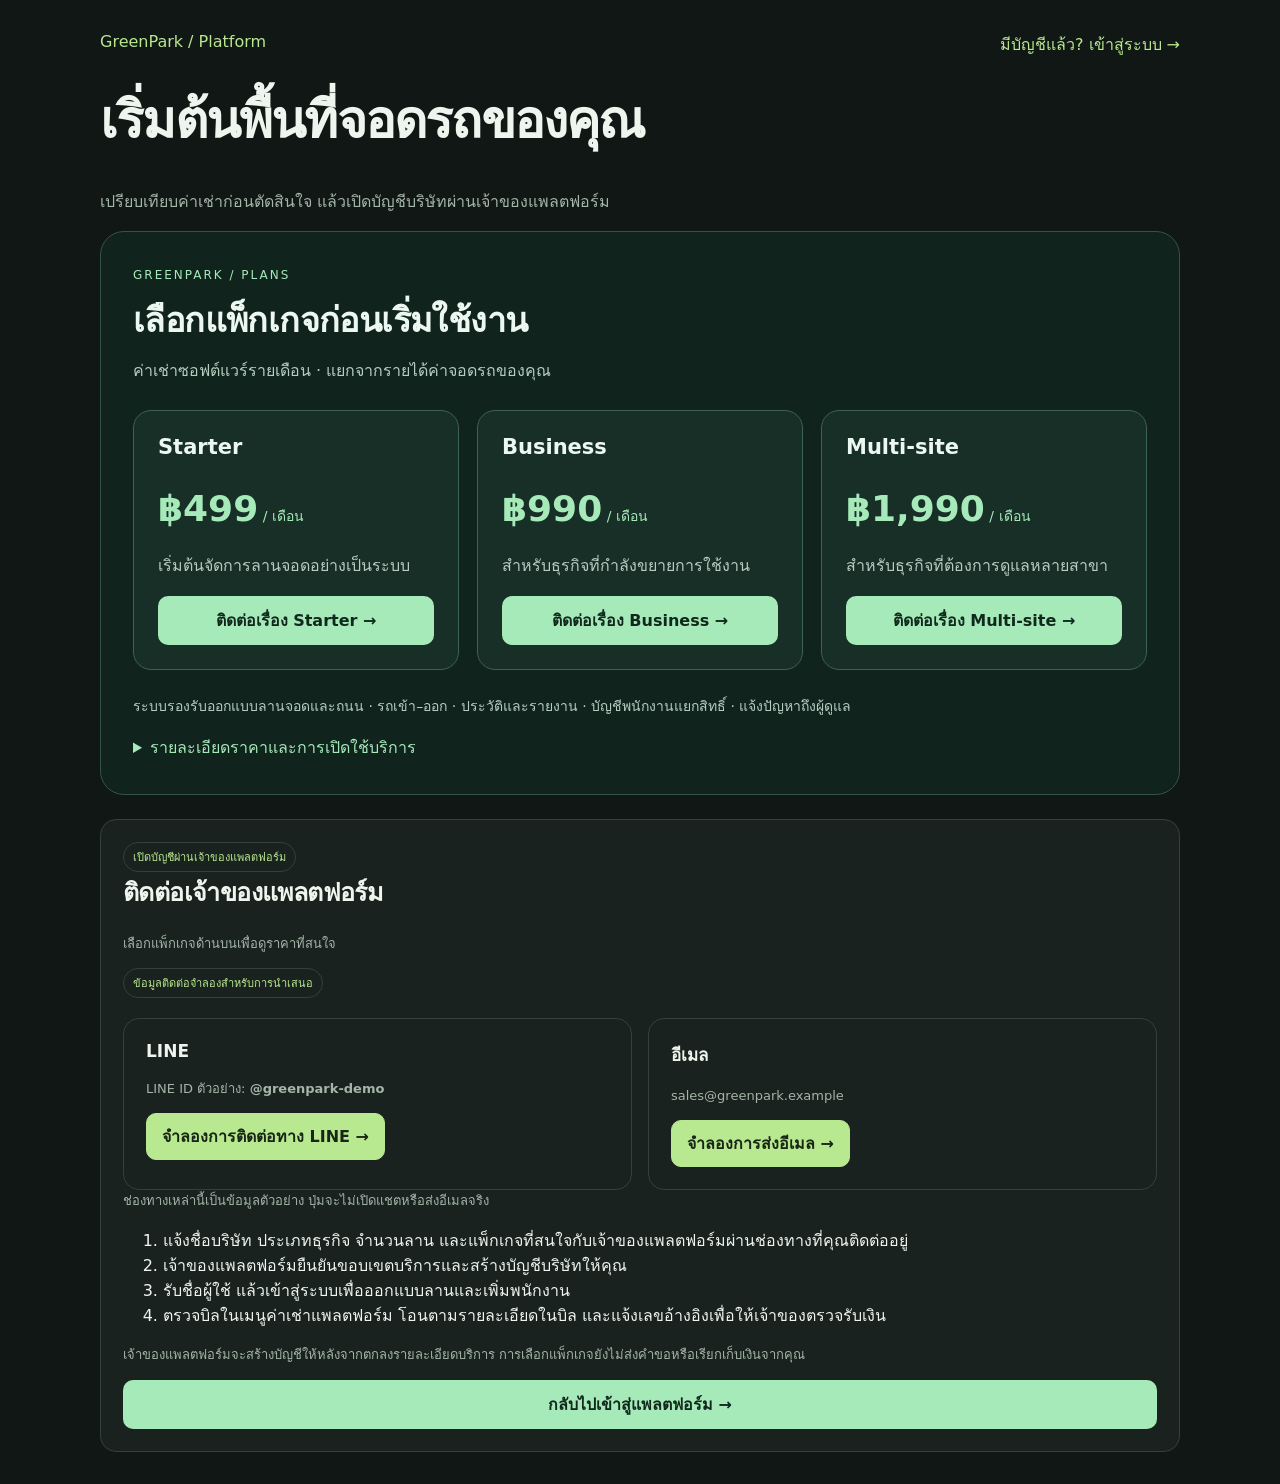
<file: web/contact.html>
<!doctype html>
<html lang="th"><head><meta charset="utf-8"><meta name="viewport" content="width=device-width,initial-scale=1">
<title>ติดต่อเจ้าของแพลตฟอร์ม | GreenPark</title>
<link rel="stylesheet" href="css/platform.css"><link rel="stylesheet" href="css/public-pricing.css">
<script src="js/public-pricing.js" defer></script></head>
<body><main class="signup-page"><nav class="signup-nav"><a href="platform.html">GreenPark / Platform</a><a href="dashboard.html">มีบัญชีแล้ว? เข้าสู่ระบบ →</a></nav>
<h1>เริ่มต้นพื้นที่จอดรถของคุณ</h1><p>เปรียบเทียบค่าเช่าก่อนตัดสินใจ แล้วเปิดบัญชีบริษัทผ่านเจ้าของแพลตฟอร์ม</p>
<section class="public-pricing" data-public-pricing aria-label="แพ็กเกจค่าเช่าแพลตฟอร์ม"></section>
<section id="start" class="card signup-start"><span class="tag">เปิดบัญชีผ่านเจ้าของแพลตฟอร์ม</span><h2>ติดต่อเจ้าของแพลตฟอร์ม</h2>
<p id="selectedPlan" role="status"></p>
<span class="tag">ข้อมูลติดต่อจำลองสำหรับการนำเสนอ</span>
<div class="contact-channels">
<article class="card"><h3>LINE</h3><p>LINE ID ตัวอย่าง: <strong>@greenpark-demo</strong></p><button type="button" class="primary" data-demo-contact="LINE">จำลองการติดต่อทาง LINE →</button></article>
<article class="card"><h3>อีเมล</h3><p>sales@greenpark.example</p><button type="button" class="primary" data-demo-contact="อีเมล">จำลองการส่งอีเมล →</button></article>
</div>
<p>ช่องทางเหล่านี้เป็นข้อมูลตัวอย่าง ปุ่มจะไม่เปิดแชตหรือส่งอีเมลจริง</p>
<p id="contactPreview" class="contact-preview" role="status" aria-live="polite" hidden></p>
<ol><li>แจ้งชื่อบริษัท ประเภทธุรกิจ จำนวนลาน และแพ็กเกจที่สนใจกับเจ้าของแพลตฟอร์มผ่านช่องทางที่คุณติดต่ออยู่</li>
<li>เจ้าของแพลตฟอร์มยืนยันขอบเขตบริการและสร้างบัญชีบริษัทให้คุณ</li>
<li>รับชื่อผู้ใช้ แล้วเข้าสู่ระบบเพื่อออกแบบลานและเพิ่มพนักงาน</li>
<li>ตรวจบิลในเมนูค่าเช่าแพลตฟอร์ม โอนตามรายละเอียดในบิล และแจ้งเลขอ้างอิงเพื่อให้เจ้าของตรวจรับเงิน</li></ol>
<p>เจ้าของแพลตฟอร์มจะสร้างบัญชีให้หลังจากตกลงรายละเอียดบริการ การเลือกแพ็กเกจยังไม่ส่งคำขอหรือเรียกเก็บเงินจากคุณ</p>
<a class="pricing-cta" href="platform.html">กลับไปเข้าสู่แพลตฟอร์ม →</a></section></main></body></html>
</file>
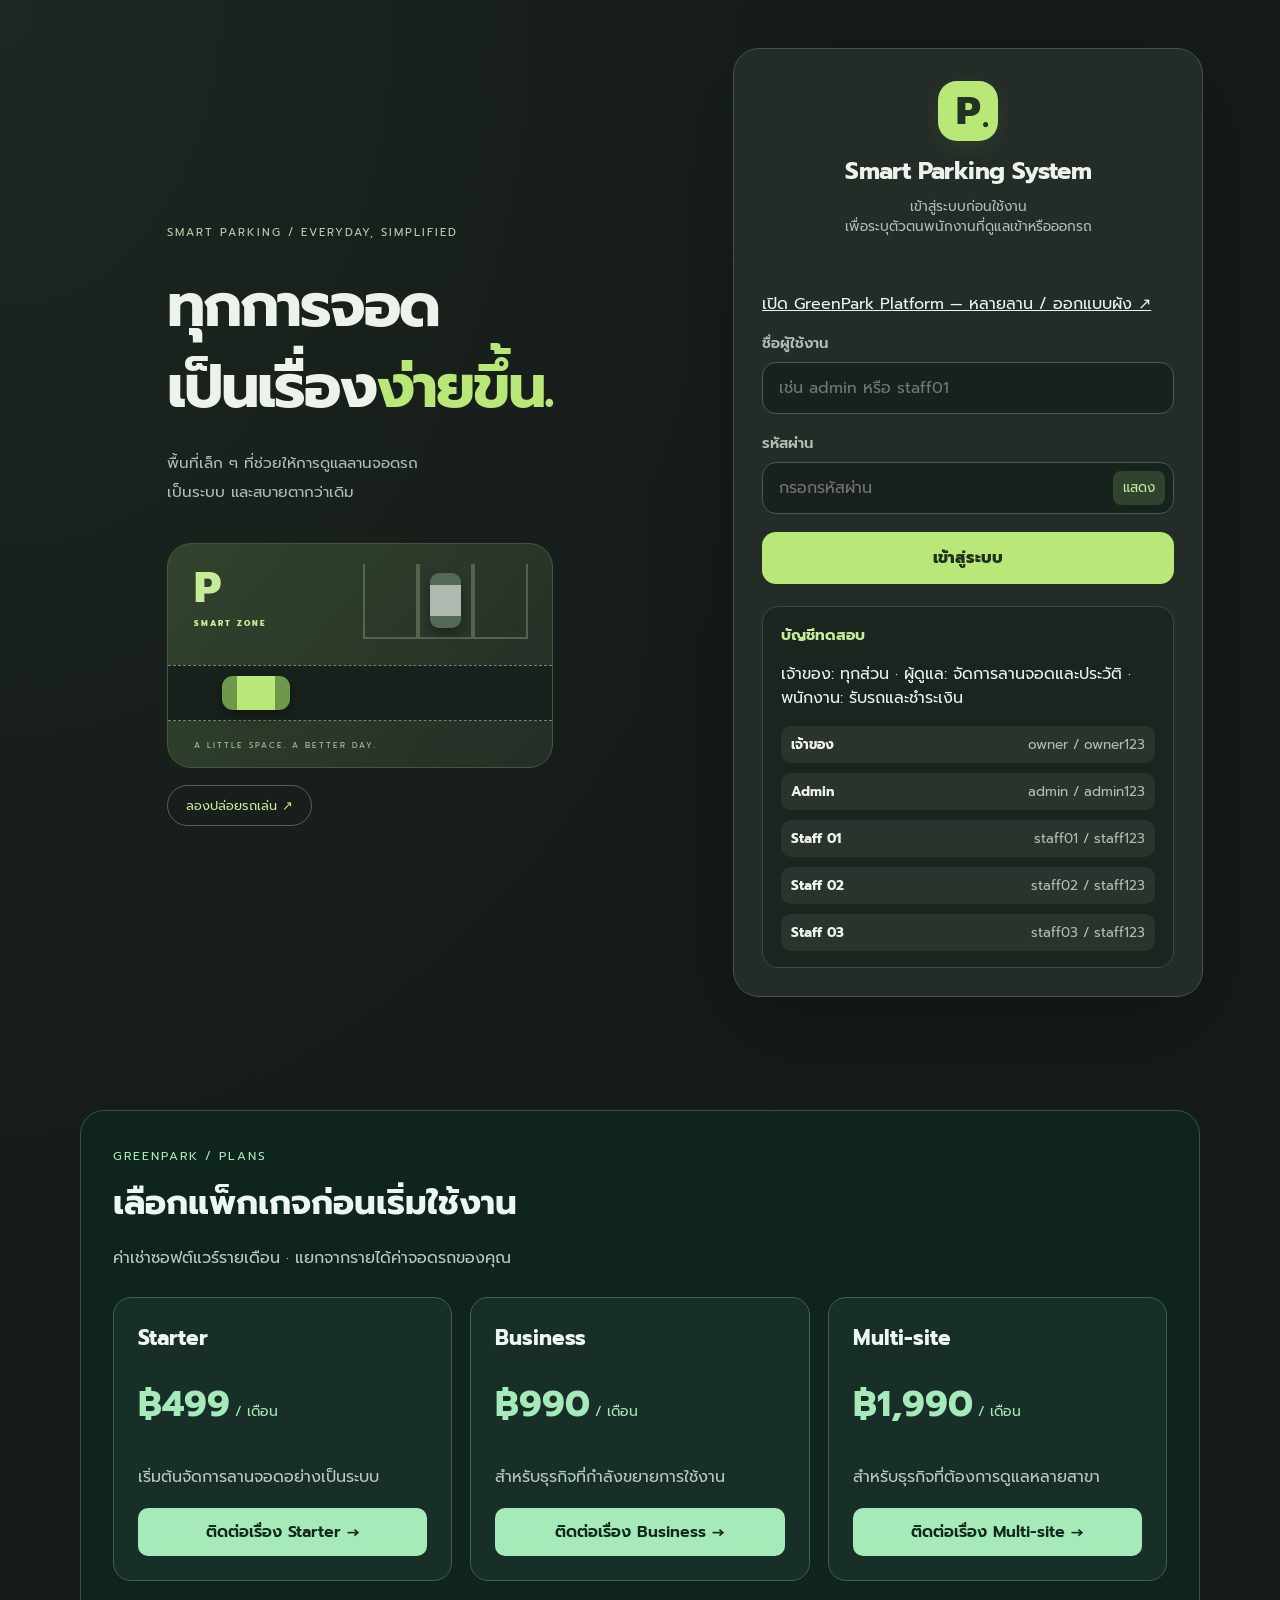
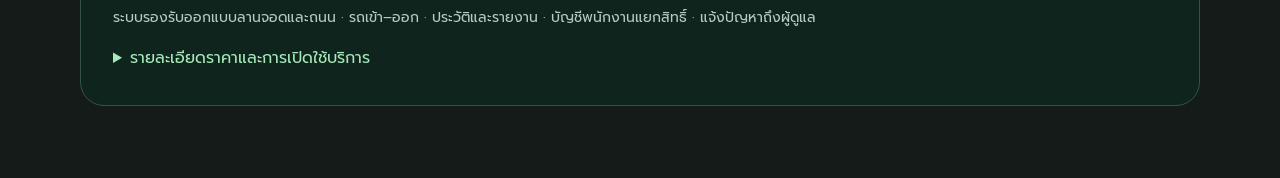
<file: web/login.html>
<!DOCTYPE html>
<html lang="th">
<head>
    <meta charset="UTF-8">
    <meta name="viewport" content="width=device-width, initial-scale=1.0">
    <title>Login | Smart Parking System</title>
    <style>
        :root {
            --bg: #091321;
            --panel: rgba(15, 26, 42, 0.9);
            --panel-strong: rgba(20, 34, 56, 0.98);
            --border: rgba(148, 163, 184, 0.23);
            --primary: #4cc9f0;
            --accent: #8b5cf6;
            --success: #10b981;
            --warning: #f59e0b;
            --danger: #ef4444;
            --text: #e6eefc;
            --muted: #9db0cc;
        }

        * { box-sizing: border-box; }

        body {
            margin: 0;
            min-height: 100vh;
            display: grid;
            place-items: center;
            background:
                radial-gradient(circle at top left, rgba(76, 201, 240, 0.2), transparent 28%),
                radial-gradient(circle at bottom right, rgba(139, 92, 246, 0.2), transparent 34%),
                linear-gradient(135deg, #08111d, #132237 45%, #0d1726);
            color: var(--text);
            font-family: 'Segoe UI', Tahoma, Geneva, Verdana, sans-serif;
        }

        .login-shell {
            width: min(96vw, 480px);
            background: rgba(7, 15, 24, 0.7);
            border: 1px solid var(--border);
            backdrop-filter: blur(18px);
            border-radius: 26px;
            box-shadow: 0 30px 80px rgba(8, 15, 26, 0.65);
            overflow: hidden;
        }

        .login-header {
            padding: 28px 28px 16px;
            text-align: center;
            background: linear-gradient(180deg, rgba(16, 30, 46, 0.95), rgba(8, 17, 29, 0.88));
            border-bottom: 1px solid rgba(148, 163, 184, 0.18);
        }

        .brand-mark {
            width: 68px;
            height: 68px;
            margin: 0 auto 12px;
            border-radius: 16px;
            display: grid;
            place-items: center;
            background: linear-gradient(135deg, rgba(76, 201, 240, 0.2), rgba(139, 92, 246, 0.25));
            border: 1px solid rgba(76, 201, 240, 0.35);
            font-size: 28px;
        }

        h1 {
            margin: 0;
            font-size: 1.8rem;
            font-weight: 700;
        }

        .subtitle {
            margin: 8px 0 0;
            color: var(--muted);
            line-height: 1.5;
        }

        .login-body {
            padding: 22px 28px 28px;
        }

        .field {
            margin-bottom: 18px;
        }

        label {
            display: block;
            margin-bottom: 8px;
            color: var(--muted);
            font-weight: 600;
            font-size: 0.92rem;
        }

        input {
            width: 100%;
            height: 52px;
            border-radius: 14px;
            border: 1px solid rgba(148, 163, 184, 0.28);
            background: rgba(15, 23, 42, 0.95);
            padding: 0 16px;
            color: var(--text);
            font-size: 1rem;
            outline: none;
            transition: border-color 0.2s ease, box-shadow 0.2s ease;
        }

        input:focus {
            border-color: var(--primary);
            box-shadow: 0 0 0 4px rgba(76, 201, 240, 0.12);
        }

        .primary-btn {
            width: 100%;
            height: 52px;
            border: none;
            border-radius: 14px;
            background: linear-gradient(135deg, var(--primary), #3b82f6);
            color: #04131f;
            font-weight: 800;
            font-size: 1rem;
            cursor: pointer;
            transition: transform 0.15s ease, filter 0.2s ease;
        }

        .primary-btn:hover { filter: brightness(1.05); }
        .primary-btn:active { transform: translateY(1px); }

        .error-box {
            display: none;
            margin-top: 14px;
            padding: 12px 14px;
            border: 1px solid rgba(239, 68, 68, 0.45);
            background: rgba(127, 29, 29, 0.25);
            color: #fecaca;
            border-radius: 12px;
            font-size: 0.92rem;
        }

        .demo-box {
            margin-top: 22px;
            padding: 16px 18px;
            border: 1px solid rgba(148, 163, 184, 0.16);
            border-radius: 16px;
            background: rgba(15, 23, 42, 0.65);
        }

        .demo-box h3 {
            margin: 0 0 12px;
            font-size: 0.95rem;
            color: var(--warning);
        }

        .account-list {
            display: grid;
            gap: 10px;
        }

        .account-item {
            display: flex;
            justify-content: space-between;
            gap: 10px;
            background: rgba(15, 30, 44, 0.72);
            border-radius: 10px;
            padding: 8px 10px;
            color: var(--muted);
            font-size: 0.85rem;
        }

        .account-item strong { color: var(--text); }

        @media (max-width: 540px) {
            .login-shell { width: min(92vw, 420px); }
            .login-header, .login-body { padding-left: 20px; padding-right: 20px; }
        }
    </style>
    <link rel="stylesheet" href="css/green-theme.css">
<link rel="stylesheet" href="css/public-pricing.css">
<script src="js/public-pricing.js" defer></script>
</head>
<body class="parking-login">
<aside class="welcome-scene" aria-label="ยินดีต้อนรับสู่ Smart Parking">
    <span class="eyebrow">SMART PARKING / EVERYDAY, SIMPLIFIED</span>
    <h2>ทุกการจอด<br>เป็นเรื่อง<span>ง่ายขึ้น.</span></h2>
    <p>พื้นที่เล็ก ๆ ที่ช่วยให้การดูแลลานจอดรถ<br>เป็นระบบ และสบายตากว่าเดิม</p>
    <div class="mini-parking" aria-hidden="true">
        <span class="parking-sign">P<span>SMART ZONE</span></span>
        <div class="parking-bays"><i></i><i class="parked"></i><i></i></div>
        <div class="mini-road"><span class="mini-car"></span></div>
        <span class="scene-caption">A LITTLE SPACE. A BETTER DAY.</span>
    </div>
    <button type="button" class="scene-drive">ลองปล่อยรถเล่น ↗</button>
</aside>
<div class="login-shell">
    <div class="login-header">
        <div class="brand-mark" aria-hidden="true">P<span>●</span></div>
        <h1>Smart Parking System</h1>
        <p class="subtitle">เข้าสู่ระบบก่อนใช้งาน<br>เพื่อระบุตัวตนพนักงานที่ดูแลเข้าหรือออกรถ</p>
    </div>

    <div class="login-body">
        <p><a href="platform.html" style="color:inherit">เปิด GreenPark Platform — หลายลาน / ออกแบบผัง ↗</a></p>
        <form id="loginForm">
            <div class="field">
                <label for="username">ชื่อผู้ใช้งาน</label>
                <input id="username" name="username" type="text" autocomplete="username" placeholder="เช่น admin หรือ staff01" required>
            </div>

            <div class="field">
                <label for="password">รหัสผ่าน</label>
                <div class="password-wrap"><input id="password" name="password" type="password" autocomplete="current-password" placeholder="กรอกรหัสผ่าน" required><button type="button" class="password-toggle" aria-controls="password" aria-pressed="false">แสดง</button></div>
            </div>

            <button class="primary-btn" type="submit">เข้าสู่ระบบ</button>
            <div id="loginError" class="error-box" aria-live="polite"></div>
        </form>

        <div class="demo-box">
            <h3>บัญชีทดสอบ</h3>
            <p class="text-muted">เจ้าของ: ทุกส่วน · ผู้ดูแล: จัดการลานจอดและประวัติ · พนักงาน: รับรถและชำระเงิน</p>
            <div class="account-list">
                <div class="account-item"><strong>เจ้าของ</strong><span>owner / owner123</span></div>
                <div class="account-item"><strong>Admin</strong><span>admin / admin123</span></div>
                <div class="account-item"><strong>Staff 01</strong><span>staff01 / staff123</span></div>
                <div class="account-item"><strong>Staff 02</strong><span>staff02 / staff123</span></div>
                <div class="account-item"><strong>Staff 03</strong><span>staff03 / staff123</span></div>
            </div>
        </div>
    </div>
</div>

<section class="public-pricing" data-public-pricing aria-label="แพ็กเกจค่าเช่าแพลตฟอร์ม"></section>
<script src="js/ui-effects.js" defer></script>
<script>
    const loginForm = document.getElementById('loginForm');
    const errorBox = document.getElementById('loginError');
    const API_BASE = 'http://localhost:8080/api';

    loginForm.addEventListener('submit', async (event) => {
        event.preventDefault();
        errorBox.style.display = 'none';
        errorBox.textContent = '';

        const username = document.getElementById('username').value.trim();
        const password = document.getElementById('password').value.trim();

        try {
            if (window.location.hostname.endsWith('github.io')) throw new Error('Demo login');
            const response = await fetch(`${API_BASE}/login`, {
                method: 'POST',
                headers: { 'Content-Type': 'application/json' },
                credentials: 'include',
                body: JSON.stringify({ username, password })
            });

            const data = await response.json();
            if (!response.ok || !data.success) {
                throw new Error(data.error || 'เข้าสู่ระบบไม่สำเร็จ');
            }

            // ตรงส่วนย้ายหน้า ให้แก้เป็นบรรทัดนี้ทั้งหมด:
            localStorage.setItem('isLoggedIn', 'true');
            localStorage.setItem('username', username);
            // ใช้ window.location.pathname เพื่ออ้างอิงตำแหน่งโฟลเดอร์ปัจจุบันเสมอ
            const currentPath = window.location.pathname;
            const redirectTarget = currentPath.substring(0, currentPath.lastIndexOf('/') + 1) + 'index.html';

window.location.href = redirectTarget;

        } catch (error) {
            if (!window.location.hostname.endsWith('github.io')) {
                errorBox.textContent = error.message || 'ไม่สามารถติดต่อเซิร์ฟเวอร์ได้';
                errorBox.style.display = 'block';
                return;
            }
            const validDemoUsers = {
                'owner': 'owner123',
                'admin': 'admin123',
                'staff01': 'staff123',
                'staff02': 'staff123',
                'staff03': 'staff123'
            };

            if (validDemoUsers[username] && validDemoUsers[username] === password) {
                localStorage.setItem('isLoggedIn', 'true');
                localStorage.setItem('username', username);
                window.location.href = './'; // <--- จุดที่ 2: กรณี Demo Mode (แก้จุดนี้ด้วย)
            } else {
                errorBox.textContent = 'ชื่อผู้ใช้หรือรหัสผ่านไม่ถูกต้อง';
                errorBox.style.display = 'block';
            }
        }
    });
</script>
</body>
</html>
</file>
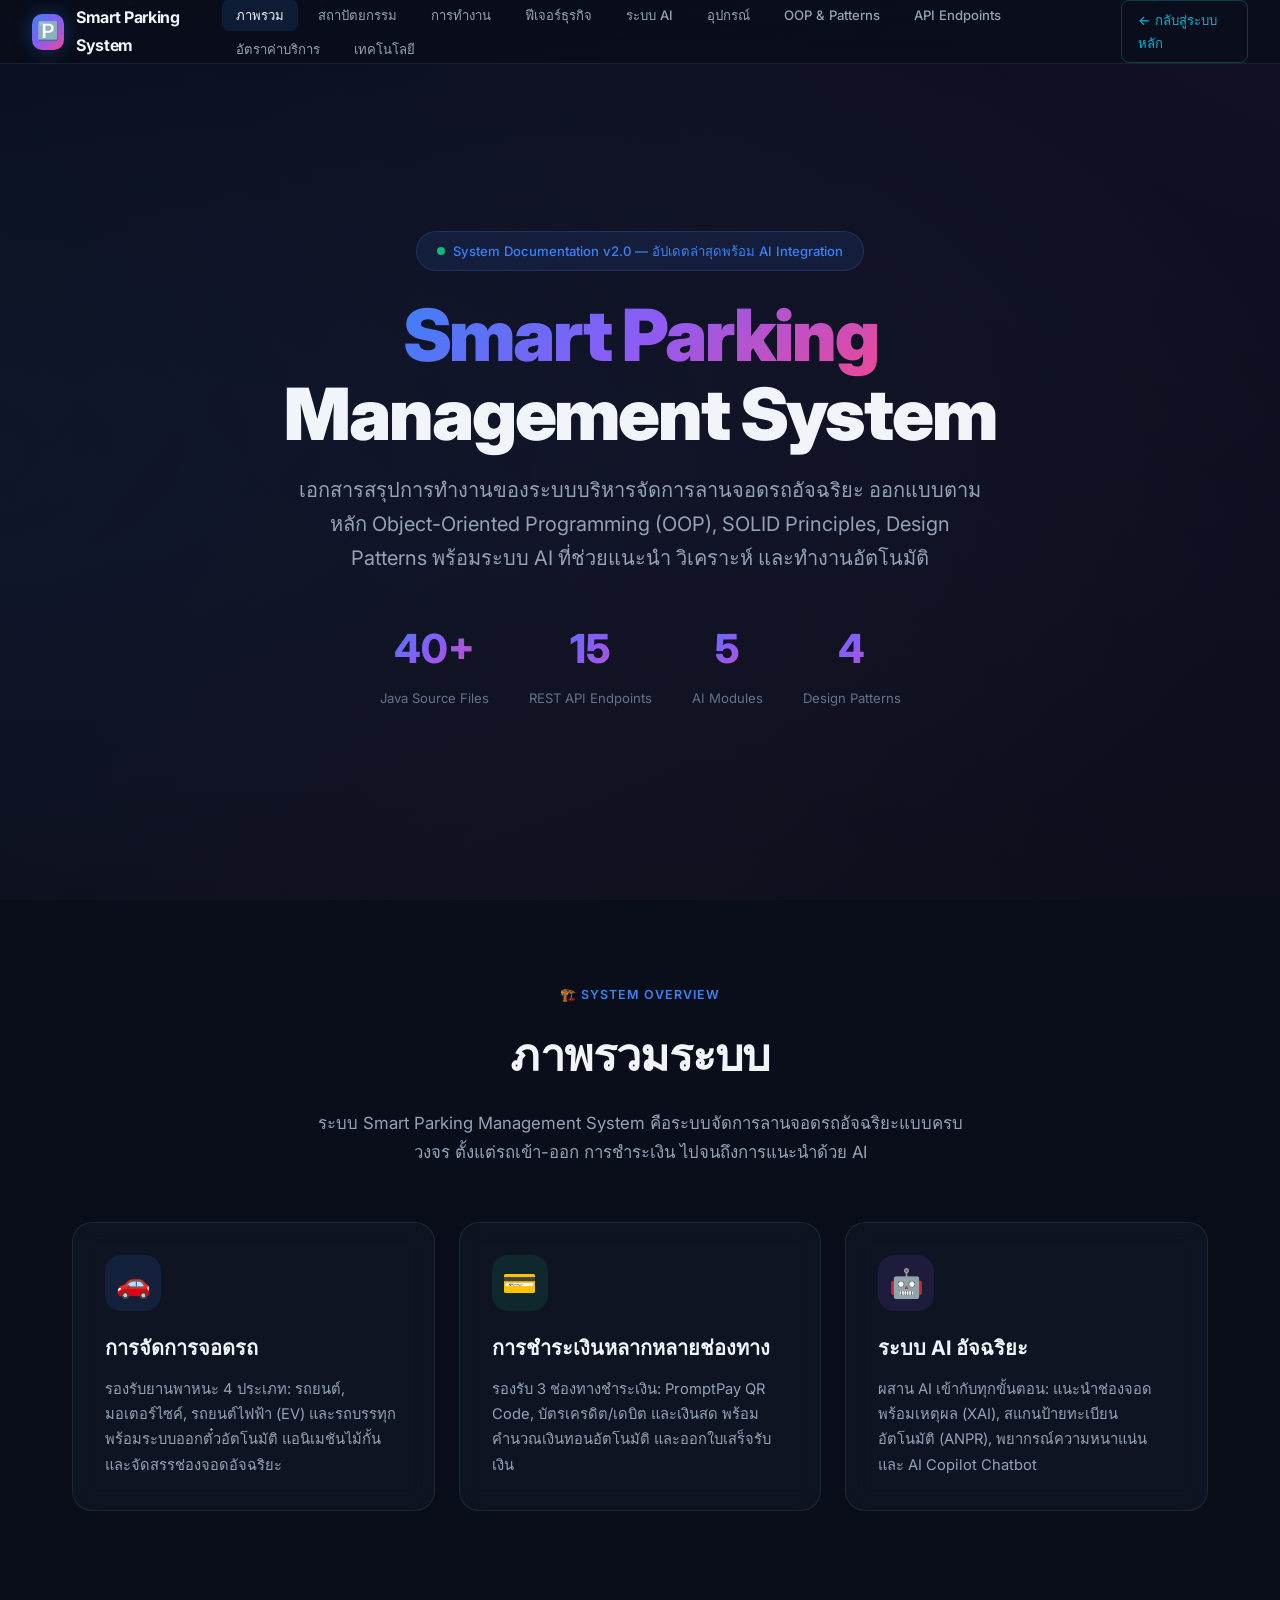
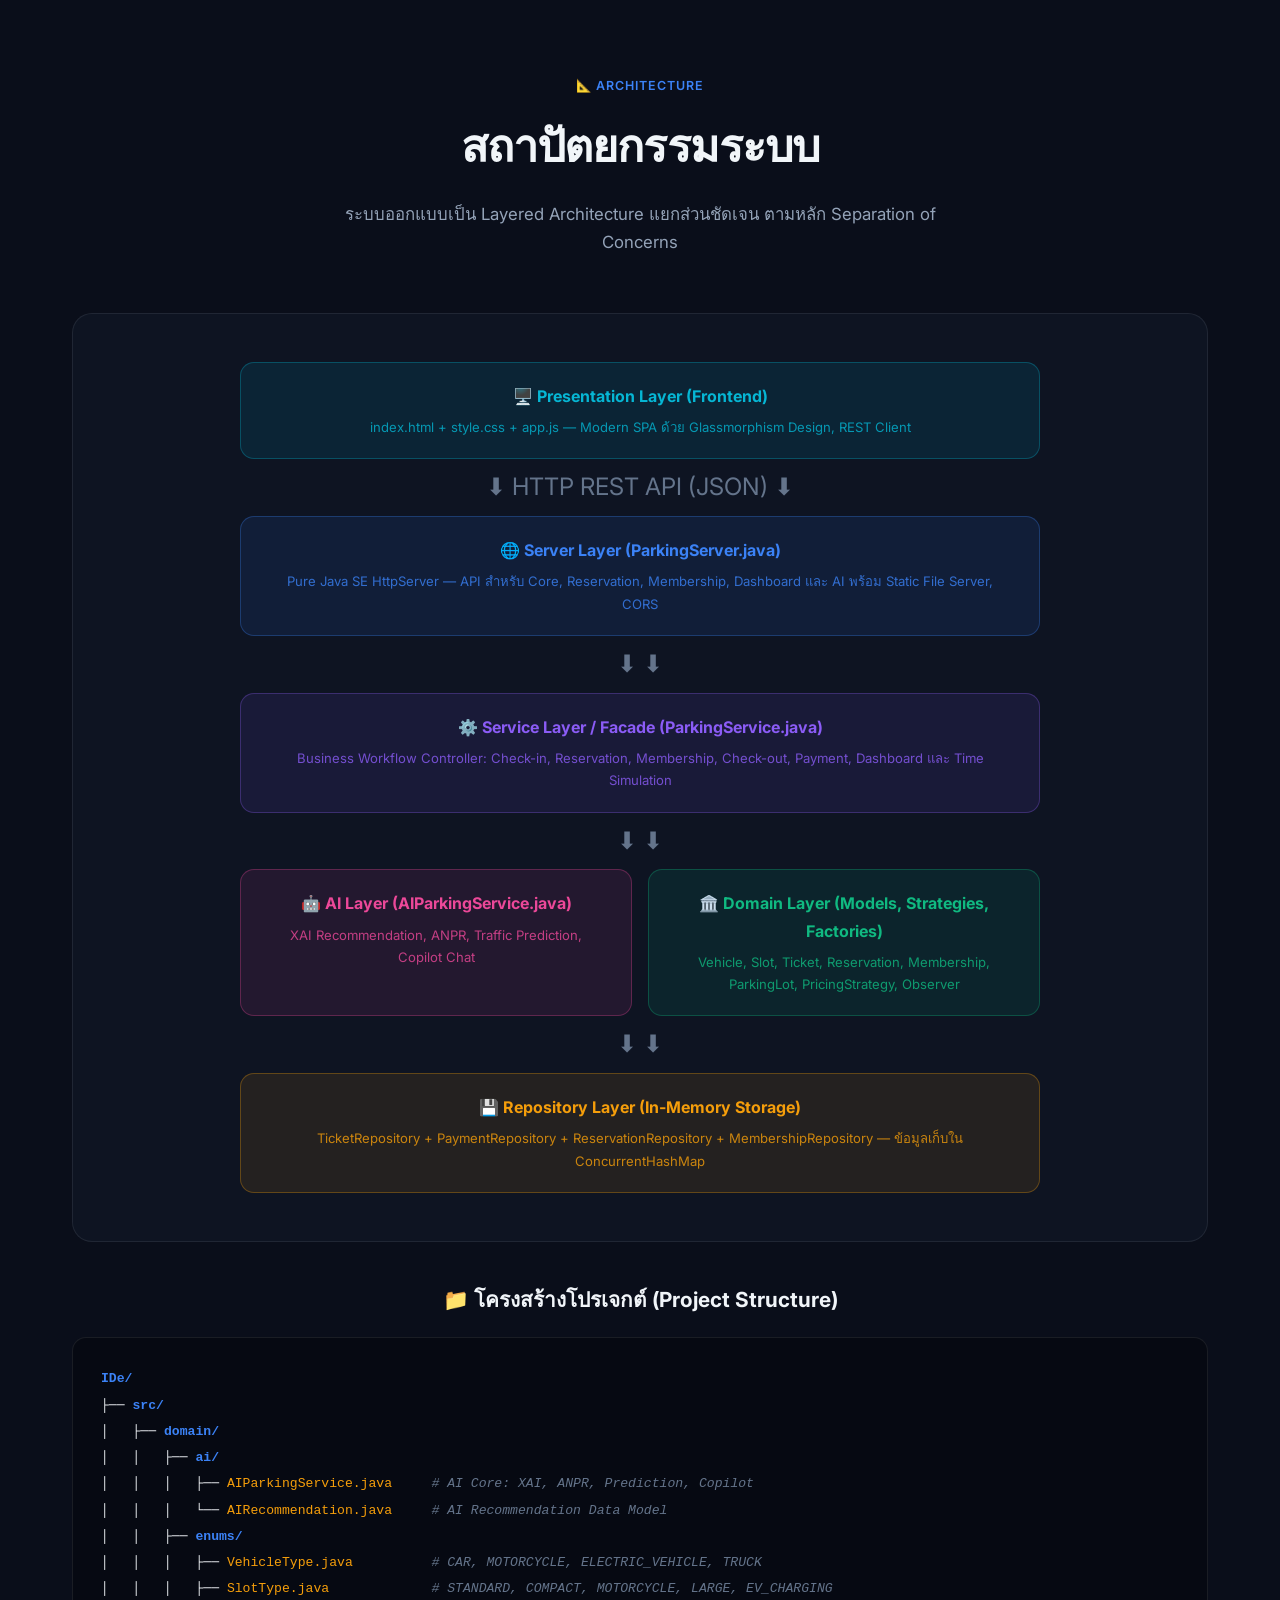
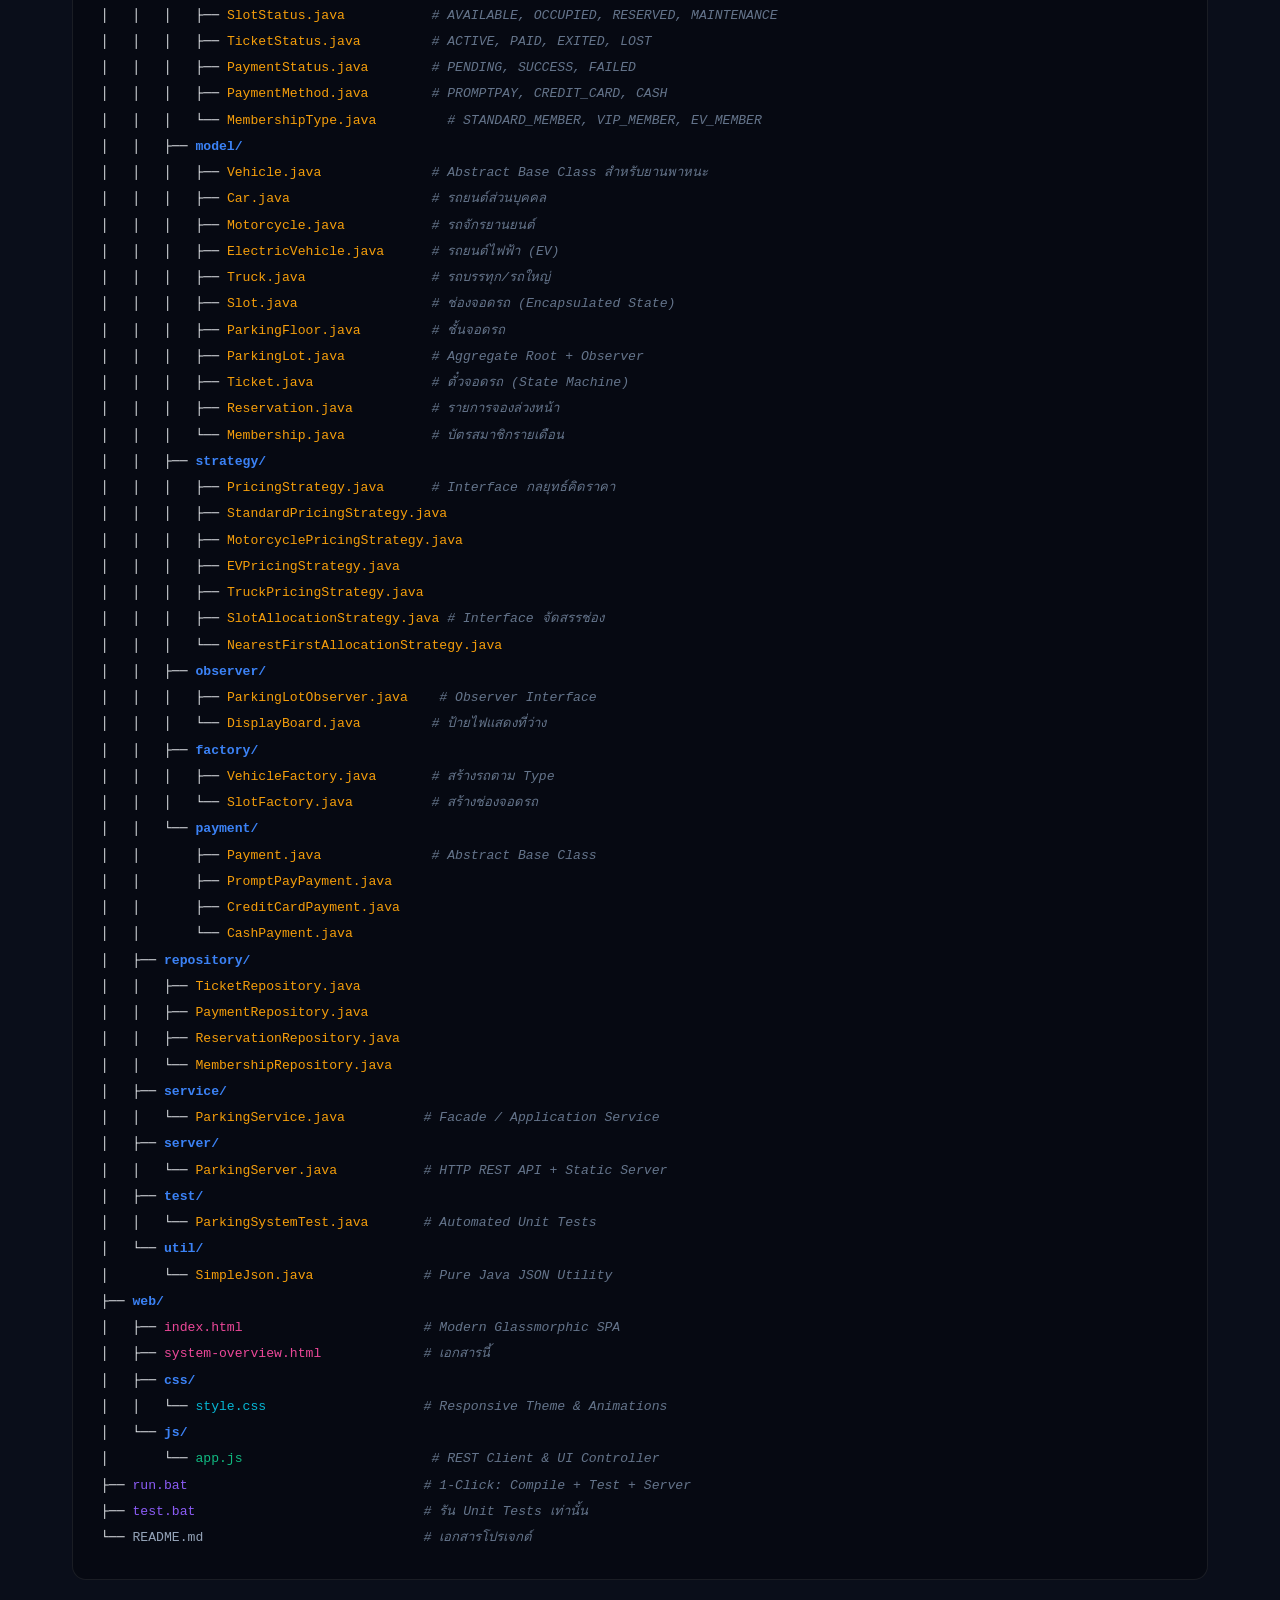
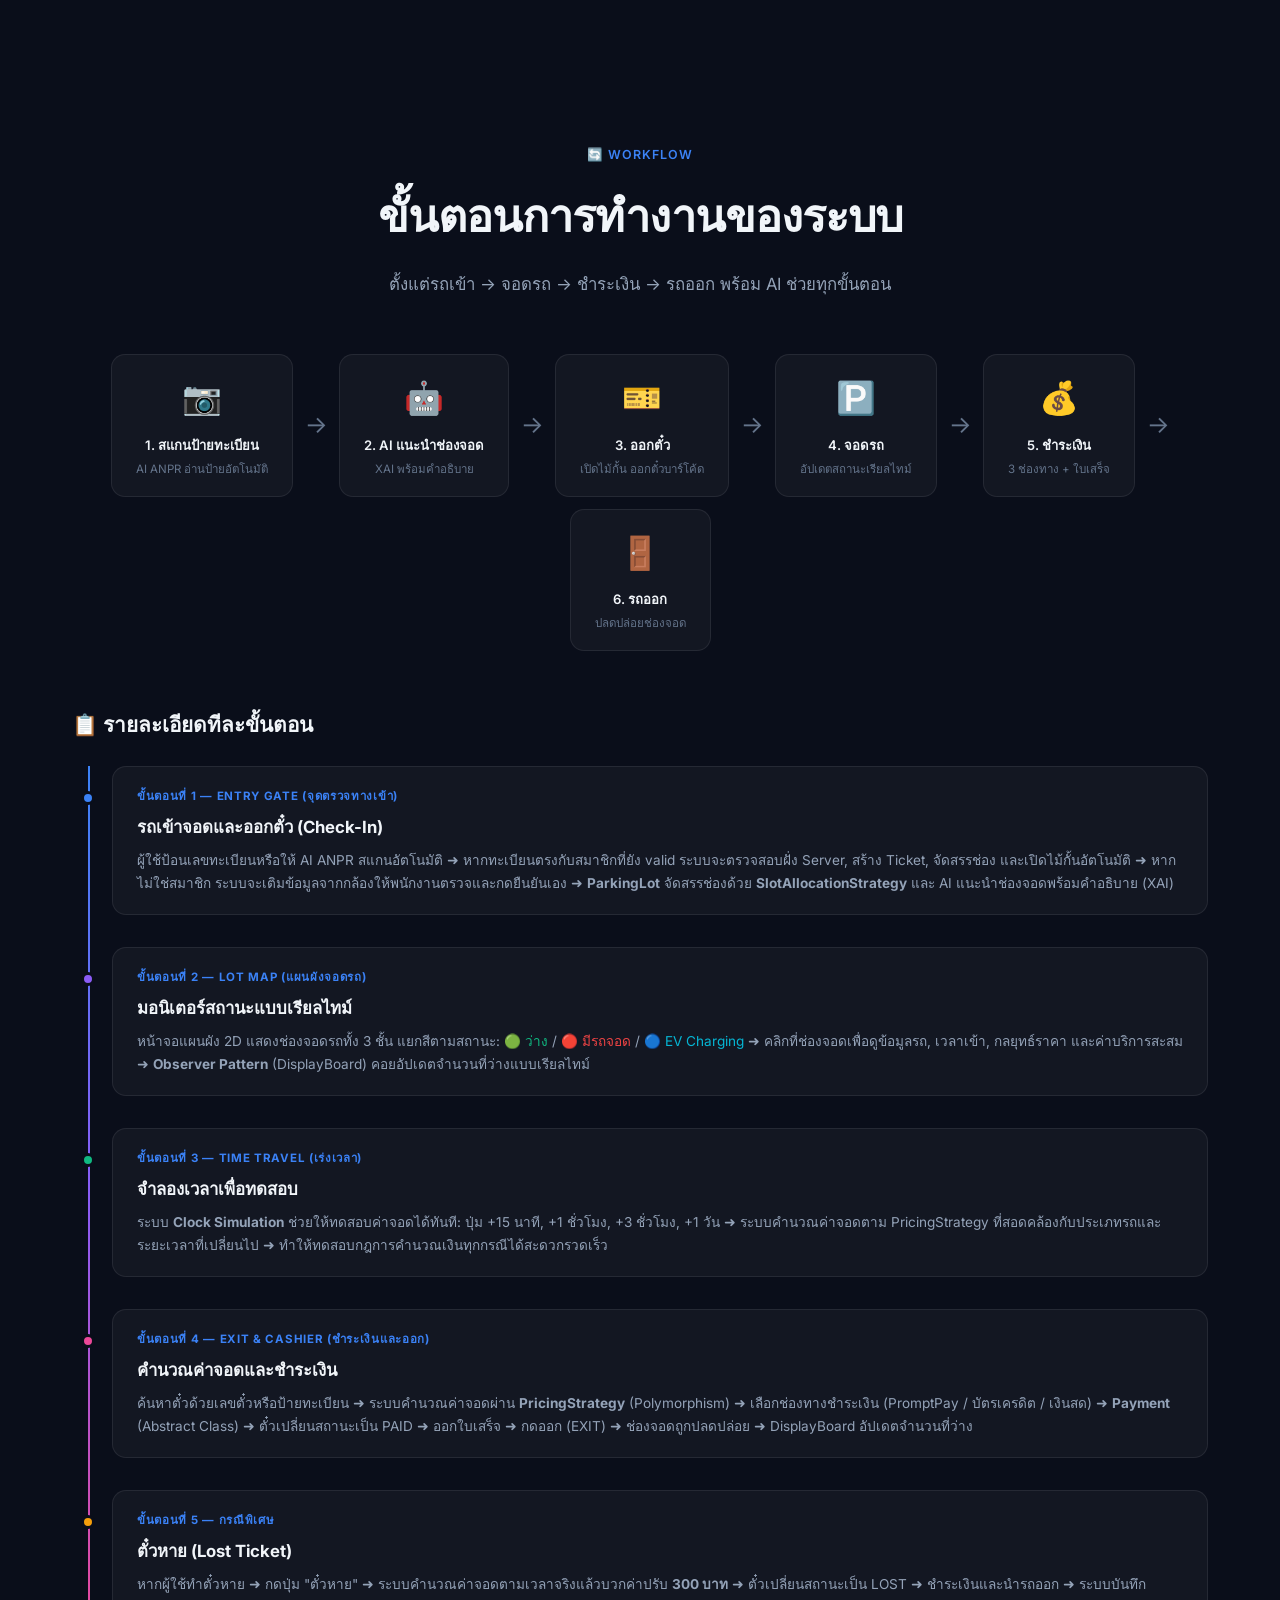
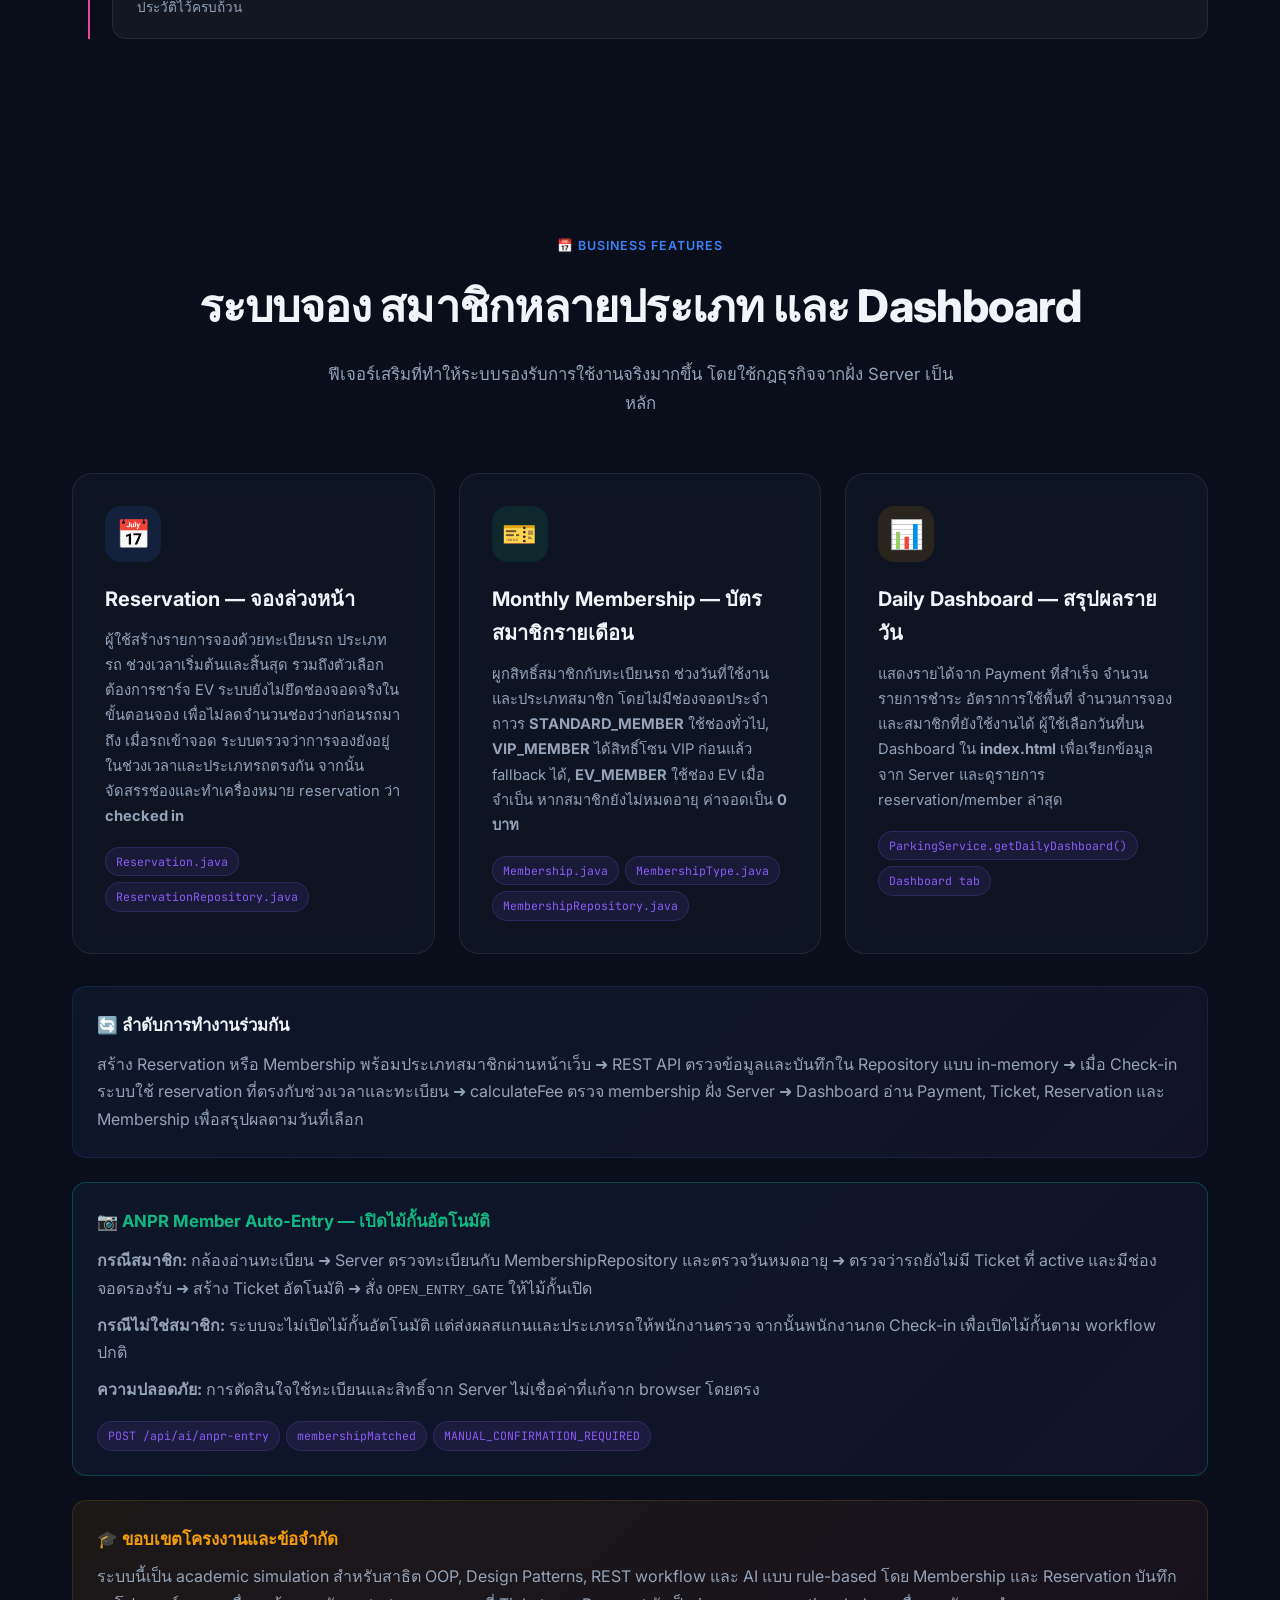
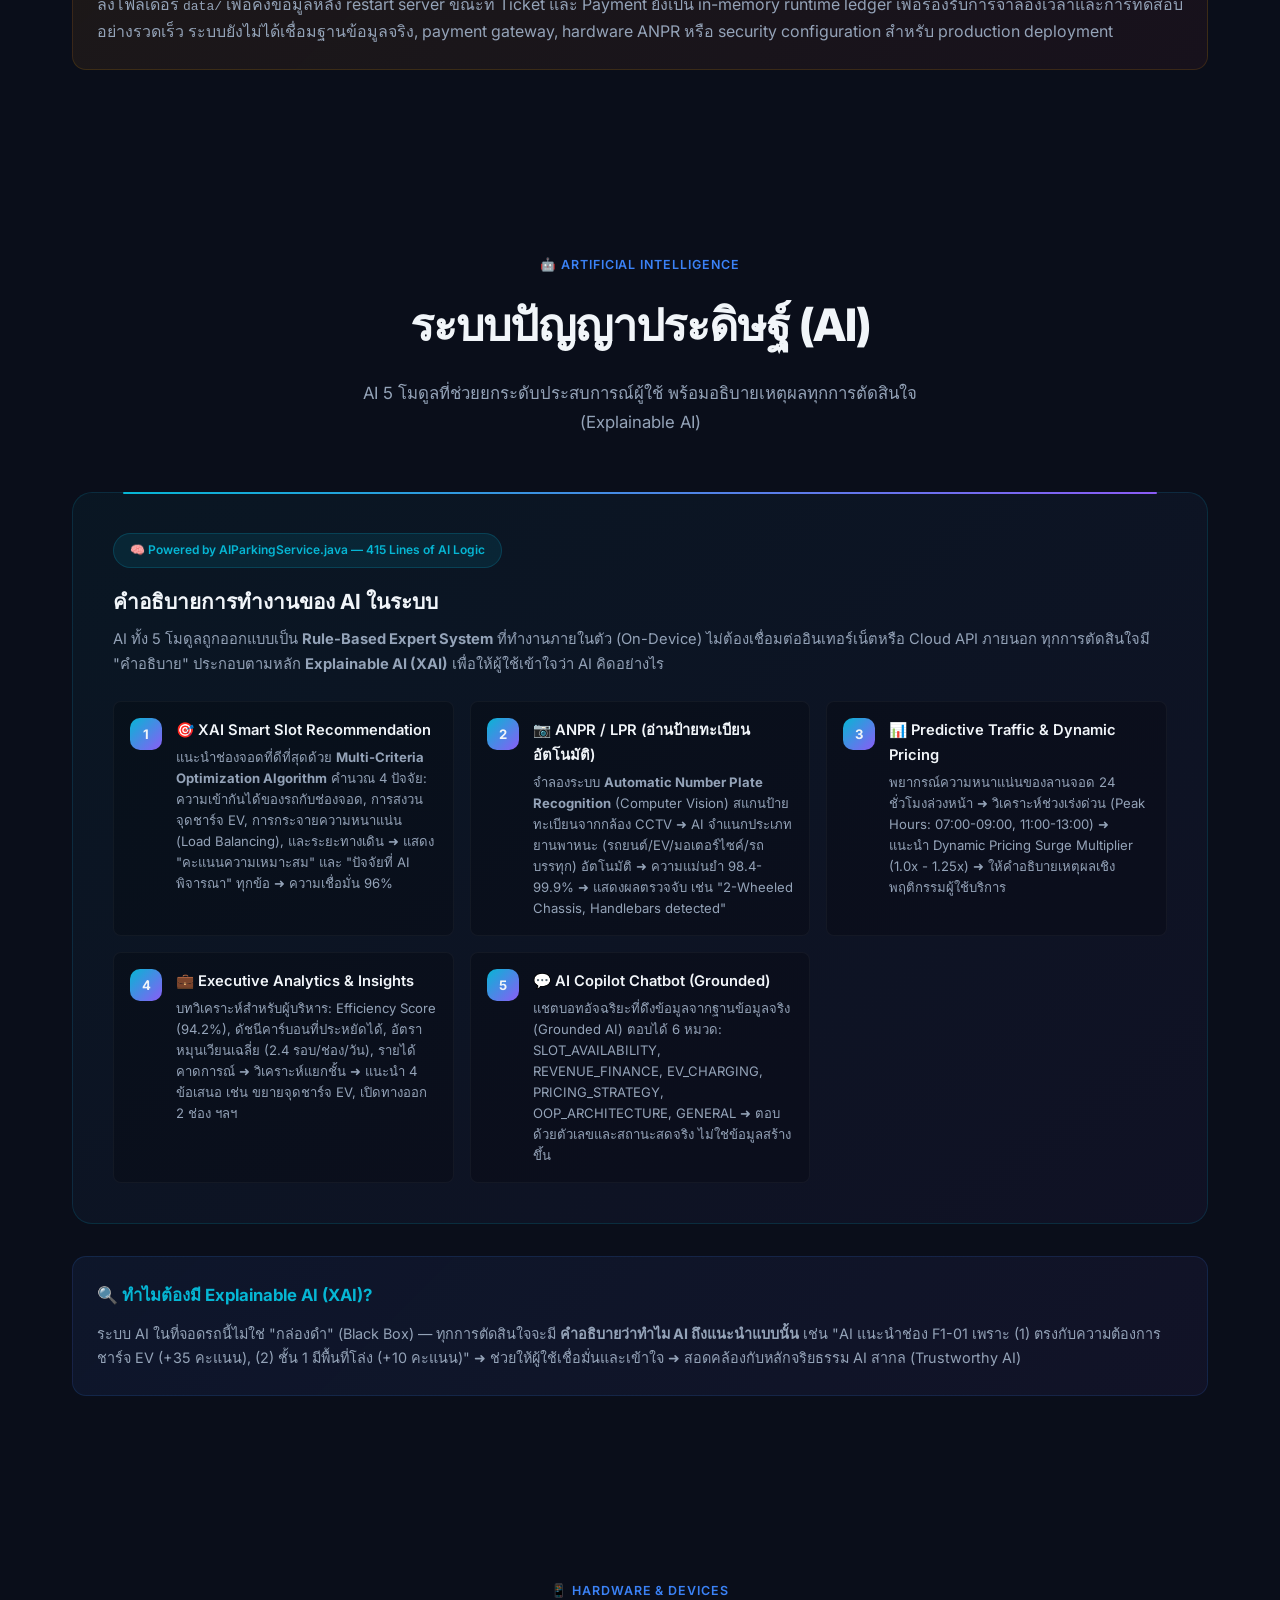
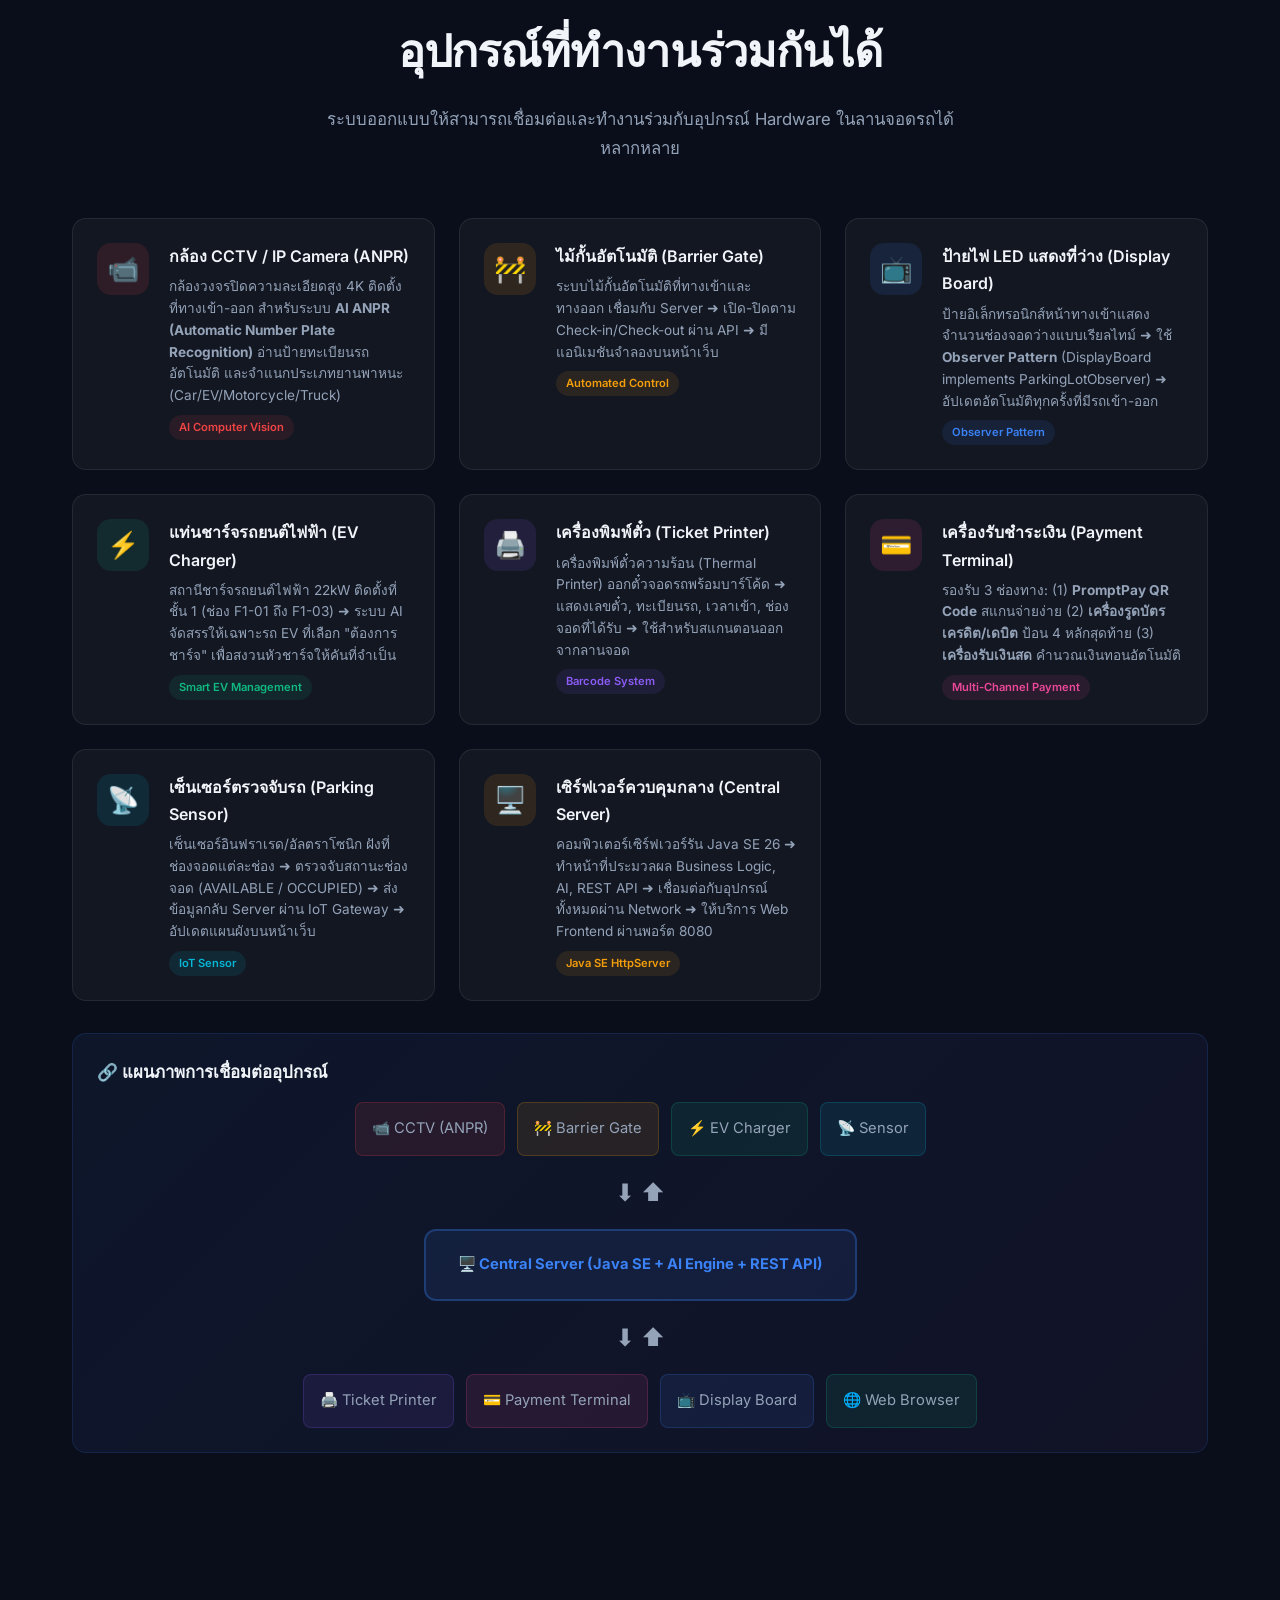
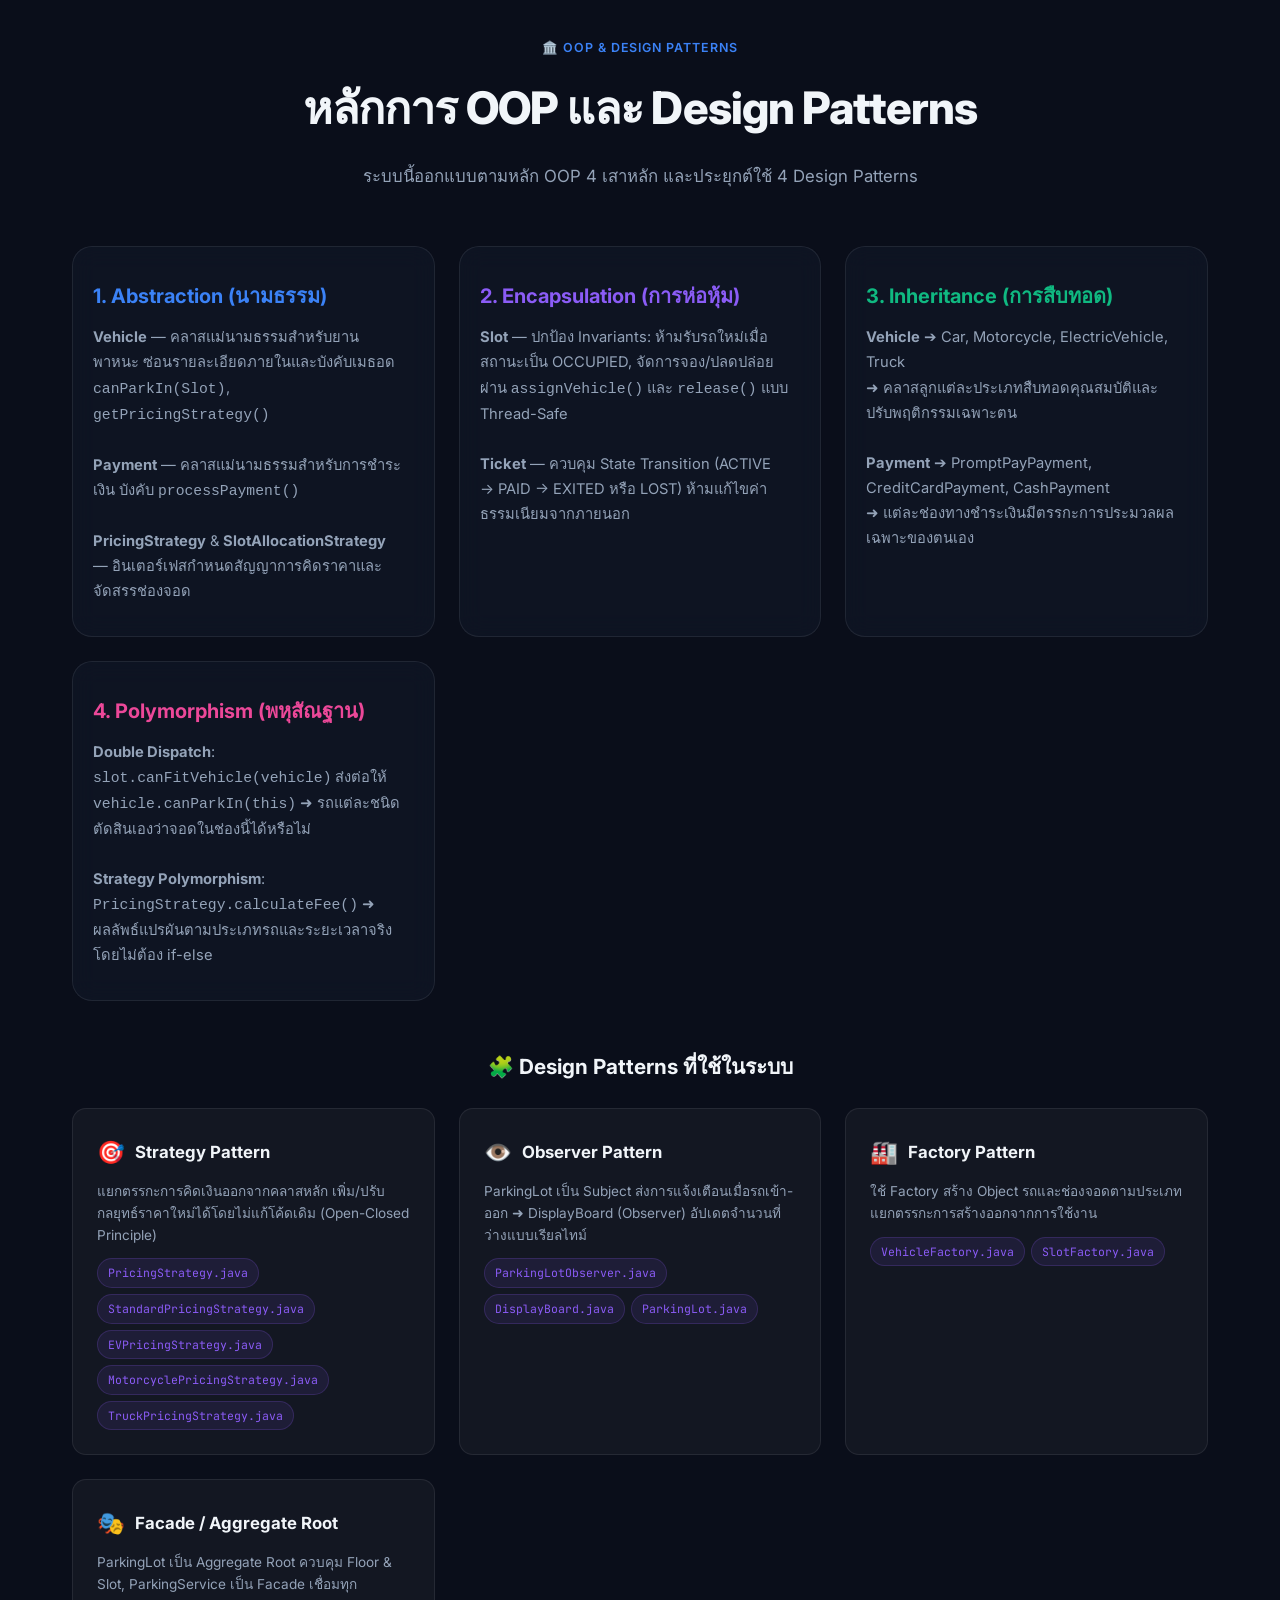
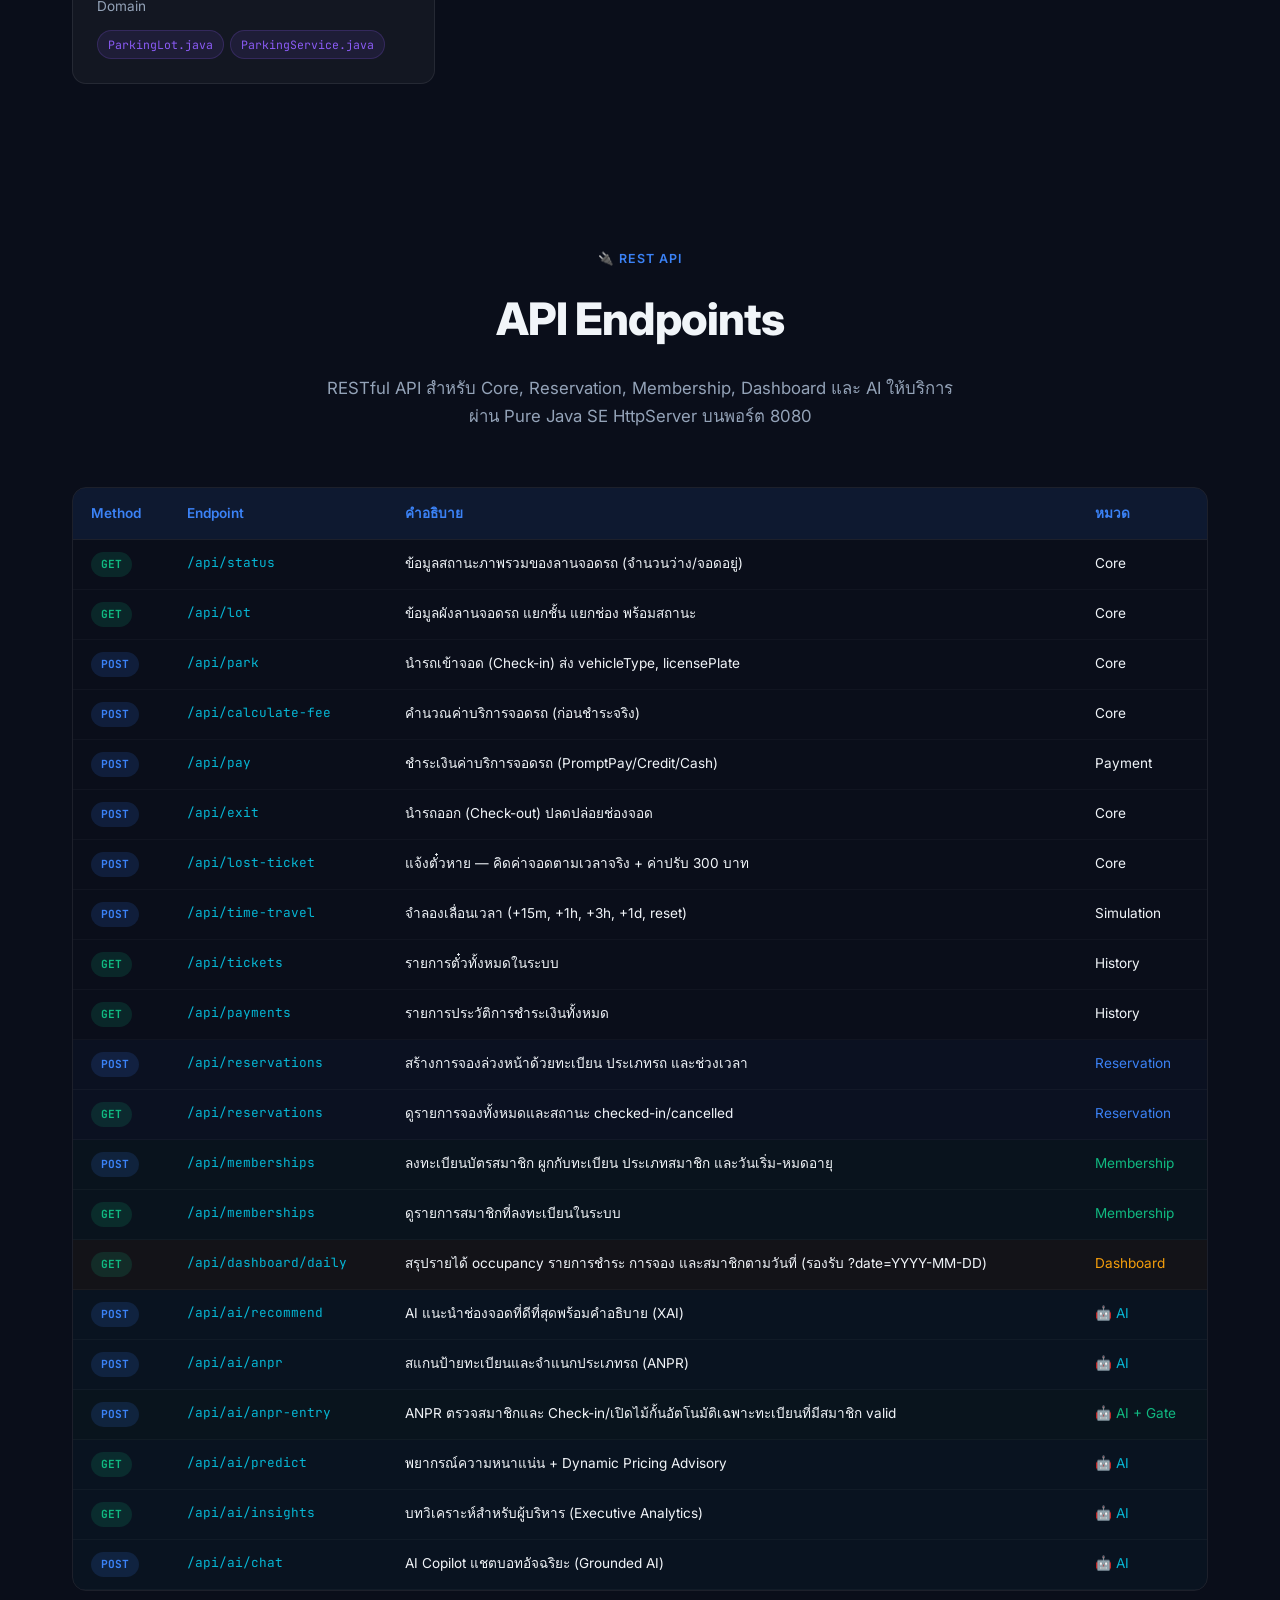
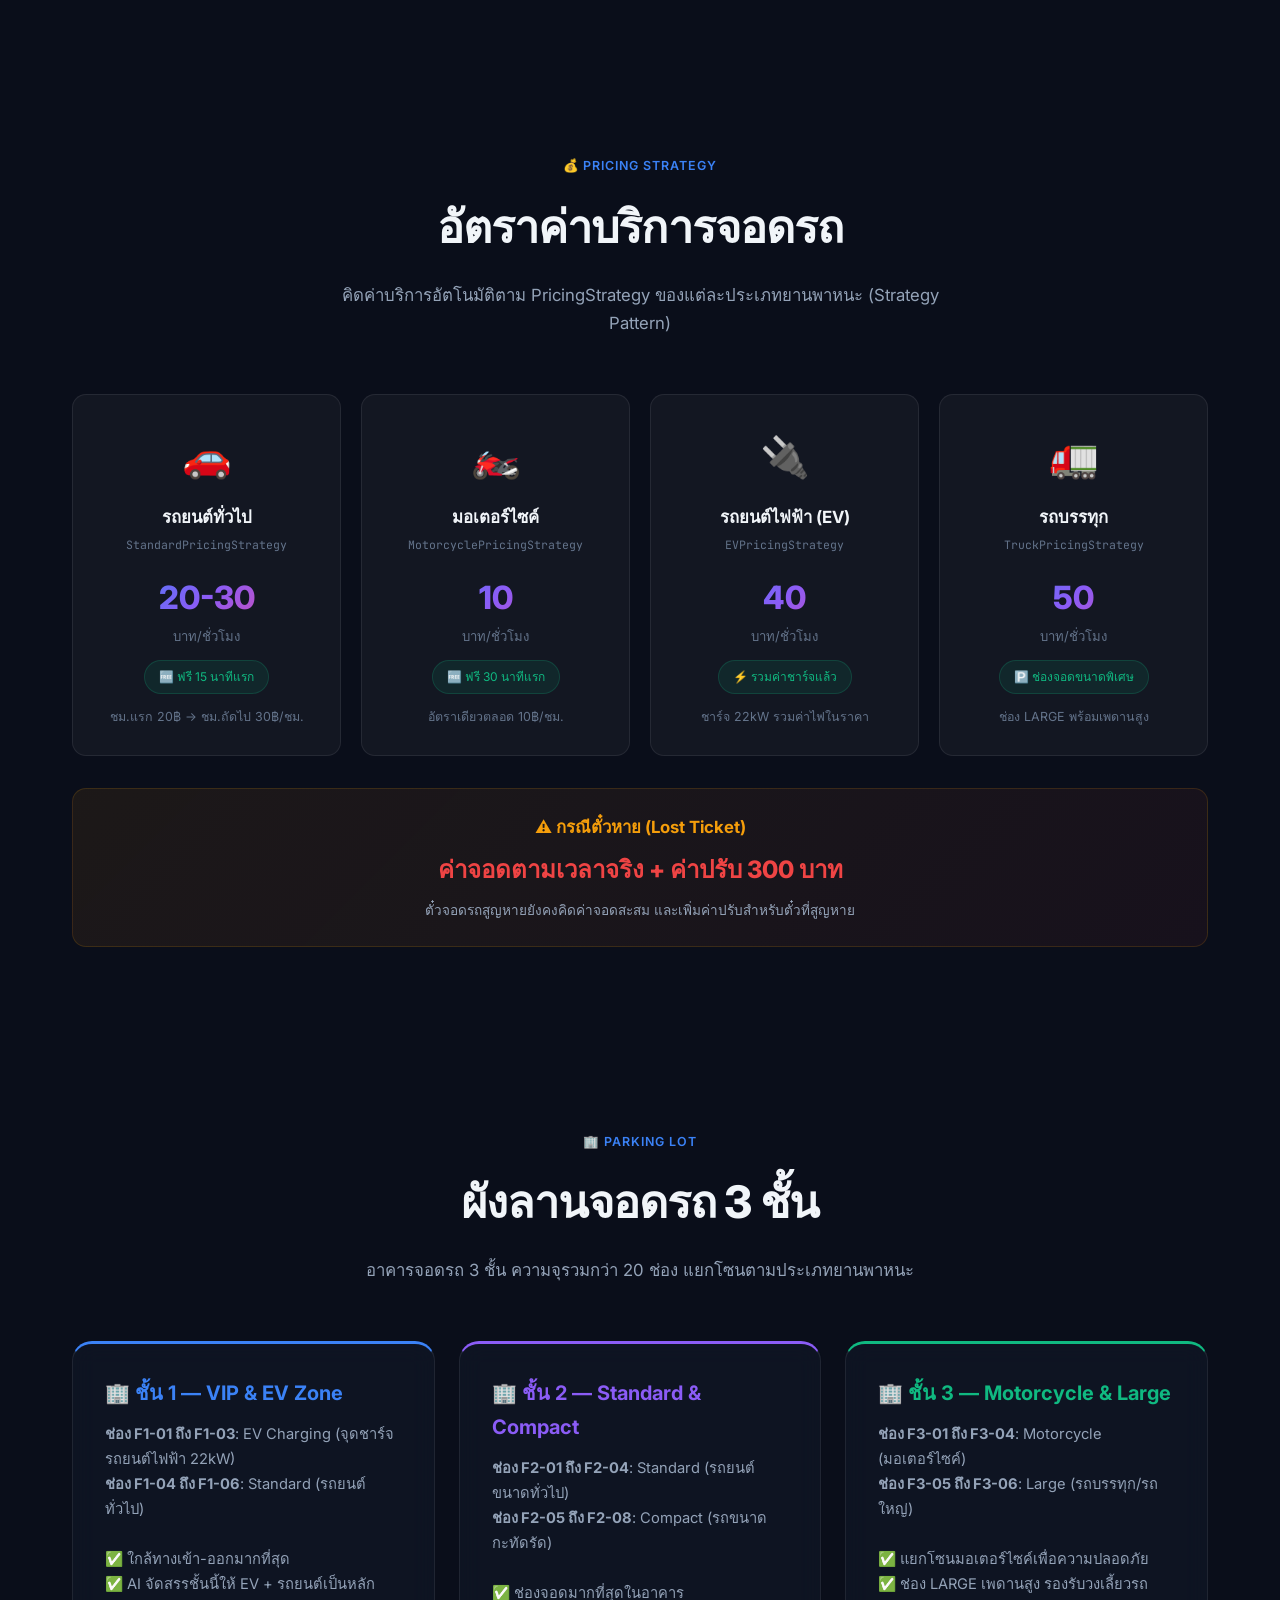
<file: web/system-overview.html>
<!DOCTYPE html>
<html lang="th">
<head>
    <meta charset="UTF-8">
    <meta name="viewport" content="width=device-width, initial-scale=1.0">
    <meta name="description" content="เอกสารสรุปการทำงานระบบ Smart Parking Management System - ระบบบริหารจัดการที่จอดรถอัจฉริยะ พร้อม AI และ OOP Architecture">
    <title>📖 System Overview - Smart Parking Management System</title>
    <link href="https://fonts.googleapis.com/css2?family=Inter:wght@300;400;500;600;700;800;900&family=JetBrains+Mono:wght@400;500;600&display=swap" rel="stylesheet">
    <style>
        /* ========== CSS Variables & Design Tokens ========== */
        :root {
            --bg-primary: #0a0e1a;
            --bg-secondary: #111827;
            --bg-card: rgba(17, 24, 39, 0.7);
            --bg-glass: rgba(255,255,255,0.04);
            --border-glass: rgba(255,255,255,0.08);
            --text-primary: #f1f5f9;
            --text-secondary: #94a3b8;
            --text-muted: #64748b;
            --accent-blue: #3b82f6;
            --accent-cyan: #06b6d4;
            --accent-purple: #8b5cf6;
            --accent-pink: #ec4899;
            --accent-green: #10b981;
            --accent-orange: #f59e0b;
            --accent-red: #ef4444;
            --gradient-hero: linear-gradient(135deg, #3b82f6 0%, #8b5cf6 50%, #ec4899 100%);
            --gradient-card: linear-gradient(145deg, rgba(59,130,246,0.08) 0%, rgba(139,92,246,0.05) 100%);
            --gradient-ai: linear-gradient(135deg, #06b6d4 0%, #8b5cf6 100%);
            --shadow-glow: 0 0 40px rgba(59,130,246,0.15);
            --shadow-card: 0 8px 32px rgba(0,0,0,0.3);
            --radius-lg: 20px;
            --radius-md: 14px;
            --radius-sm: 8px;
        }

        /* ========== Reset & Global ========== */
        *, *::before, *::after { box-sizing: border-box; margin: 0; padding: 0; }
        html { scroll-behavior: smooth; }
        body {
            font-family: 'Inter', -apple-system, BlinkMacSystemFont, sans-serif;
            background: var(--bg-primary);
            color: var(--text-primary);
            line-height: 1.7;
            overflow-x: hidden;
        }

        /* ========== Animated Background ========== */
        .bg-animation {
            position: fixed;
            top: 0; left: 0; right: 0; bottom: 0;
            z-index: -1;
            overflow: hidden;
        }
        .bg-animation::before {
            content: '';
            position: absolute;
            top: -50%; left: -50%;
            width: 200%; height: 200%;
            background: radial-gradient(ellipse at 20% 50%, rgba(59,130,246,0.08) 0%, transparent 50%),
                        radial-gradient(ellipse at 80% 20%, rgba(139,92,246,0.06) 0%, transparent 50%),
                        radial-gradient(ellipse at 50% 80%, rgba(236,72,153,0.04) 0%, transparent 50%);
            animation: bgPulse 15s ease-in-out infinite alternate;
        }
        @keyframes bgPulse {
            0% { transform: translate(0, 0) scale(1); }
            50% { transform: translate(-5%, 3%) scale(1.05); }
            100% { transform: translate(3%, -2%) scale(1); }
        }

        /* ========== Scrollbar ========== */
        ::-webkit-scrollbar { width: 8px; }
        ::-webkit-scrollbar-track { background: var(--bg-primary); }
        ::-webkit-scrollbar-thumb { background: rgba(59,130,246,0.3); border-radius: 4px; }
        ::-webkit-scrollbar-thumb:hover { background: rgba(59,130,246,0.5); }

        /* ========== Navigation ========== */
        .nav-bar {
            position: fixed;
            top: 0; left: 0; right: 0;
            z-index: 1000;
            background: rgba(10,14,26,0.85);
            backdrop-filter: blur(20px);
            border-bottom: 1px solid var(--border-glass);
            padding: 0 2rem;
            display: flex;
            align-items: center;
            justify-content: space-between;
            height: 64px;
            transition: all 0.3s;
        }
        .nav-bar.scrolled { background: rgba(10,14,26,0.95); box-shadow: 0 4px 30px rgba(0,0,0,0.3); }
        .nav-logo {
            display: flex;
            align-items: center;
            gap: 12px;
            text-decoration: none;
        }
        .nav-logo-icon {
            width: 36px; height: 36px;
            background: var(--gradient-hero);
            border-radius: 10px;
            display: flex;
            align-items: center;
            justify-content: center;
            font-size: 18px;
            box-shadow: 0 0 20px rgba(59,130,246,0.3);
        }
        .nav-logo-text {
            font-weight: 700;
            font-size: 1rem;
            color: var(--text-primary);
            letter-spacing: -0.02em;
        }
        .nav-links {
            display: flex;
            gap: 6px;
            list-style: none;
            flex-wrap: wrap;
        }
        .nav-links a {
            color: var(--text-secondary);
            text-decoration: none;
            font-size: 0.82rem;
            font-weight: 500;
            padding: 8px 14px;
            border-radius: var(--radius-sm);
            transition: all 0.25s;
            white-space: nowrap;
        }
        .nav-links a:hover, .nav-links a.active {
            color: var(--text-primary);
            background: rgba(59,130,246,0.12);
        }
        .nav-back {
            display: inline-flex;
            align-items: center;
            gap: 6px;
            color: var(--accent-cyan);
            text-decoration: none;
            font-size: 0.82rem;
            font-weight: 500;
            padding: 8px 16px;
            border-radius: var(--radius-sm);
            border: 1px solid rgba(6,182,212,0.3);
            transition: all 0.25s;
        }
        .nav-back:hover {
            background: rgba(6,182,212,0.1);
            border-color: rgba(6,182,212,0.5);
        }

        /* ========== Hero Section ========== */
        .hero {
            min-height: 100vh;
            display: flex;
            align-items: center;
            justify-content: center;
            text-align: center;
            padding: 100px 2rem 60px;
            position: relative;
        }
        .hero-content { max-width: 900px; position: relative; z-index: 2; }
        .hero-badge {
            display: inline-flex;
            align-items: center;
            gap: 8px;
            background: rgba(59,130,246,0.1);
            border: 1px solid rgba(59,130,246,0.2);
            padding: 8px 20px;
            border-radius: 50px;
            font-size: 0.82rem;
            font-weight: 500;
            color: var(--accent-blue);
            margin-bottom: 24px;
            animation: fadeInUp 0.6s ease-out;
        }
        .hero-badge .pulse-dot {
            width: 8px; height: 8px;
            background: var(--accent-green);
            border-radius: 50%;
            animation: pulse 2s infinite;
        }
        @keyframes pulse {
            0%, 100% { opacity: 1; transform: scale(1); }
            50% { opacity: 0.5; transform: scale(1.3); }
        }
        .hero h1 {
            font-size: clamp(2.5rem, 6vw, 4.5rem);
            font-weight: 900;
            line-height: 1.1;
            letter-spacing: -0.03em;
            margin-bottom: 20px;
            animation: fadeInUp 0.6s ease-out 0.1s both;
        }
        .hero h1 .gradient-text {
            background: var(--gradient-hero);
            -webkit-background-clip: text;
            -webkit-text-fill-color: transparent;
            background-clip: text;
        }
        .hero-subtitle {
            font-size: clamp(1rem, 2vw, 1.25rem);
            color: var(--text-secondary);
            max-width: 700px;
            margin: 0 auto 40px;
            animation: fadeInUp 0.6s ease-out 0.2s both;
        }
        .hero-stats {
            display: flex;
            justify-content: center;
            gap: 40px;
            flex-wrap: wrap;
            animation: fadeInUp 0.6s ease-out 0.3s both;
        }
        .hero-stat {
            text-align: center;
        }
        .hero-stat-value {
            font-size: 2.5rem;
            font-weight: 800;
            background: var(--gradient-hero);
            -webkit-background-clip: text;
            -webkit-text-fill-color: transparent;
            background-clip: text;
        }
        .hero-stat-label {
            font-size: 0.82rem;
            color: var(--text-muted);
            margin-top: 4px;
        }
        @keyframes fadeInUp {
            from { opacity: 0; transform: translateY(30px); }
            to { opacity: 1; transform: translateY(0); }
        }

        /* ========== Floating Particles ========== */
        .hero-particles {
            position: absolute;
            top: 0; left: 0; right: 0; bottom: 0;
            pointer-events: none;
        }
        .particle {
            position: absolute;
            border-radius: 50%;
            opacity: 0.2;
            animation: float 20s infinite linear;
        }
        @keyframes float {
            0% { transform: translateY(100vh) rotate(0deg); opacity: 0; }
            10% { opacity: 0.2; }
            90% { opacity: 0.2; }
            100% { transform: translateY(-100vh) rotate(720deg); opacity: 0; }
        }

        /* ========== Section ========== */
        .section {
            padding: 80px 2rem;
            max-width: 1200px;
            margin: 0 auto;
        }
        .section-header {
            text-align: center;
            margin-bottom: 56px;
        }
        .section-label {
            display: inline-flex;
            align-items: center;
            gap: 8px;
            font-size: 0.78rem;
            font-weight: 600;
            text-transform: uppercase;
            letter-spacing: 0.08em;
            color: var(--accent-blue);
            margin-bottom: 12px;
        }
        .section-title {
            font-size: clamp(1.8rem, 4vw, 2.8rem);
            font-weight: 800;
            letter-spacing: -0.02em;
            margin-bottom: 16px;
        }
        .section-desc {
            font-size: 1.05rem;
            color: var(--text-secondary);
            max-width: 650px;
            margin: 0 auto;
        }

        /* ========== Card ========== */
        .card {
            background: var(--bg-card);
            border: 1px solid var(--border-glass);
            border-radius: var(--radius-lg);
            padding: 32px;
            backdrop-filter: blur(12px);
            transition: all 0.35s;
            position: relative;
            overflow: hidden;
        }
        .card::before {
            content: '';
            position: absolute;
            top: 0; left: 0; right: 0;
            height: 3px;
            background: var(--gradient-hero);
            opacity: 0;
            transition: opacity 0.35s;
        }
        .card:hover {
            border-color: rgba(59,130,246,0.2);
            box-shadow: var(--shadow-glow);
            transform: translateY(-4px);
        }
        .card:hover::before { opacity: 1; }

        .card-icon {
            width: 56px; height: 56px;
            border-radius: 16px;
            display: flex;
            align-items: center;
            justify-content: center;
            font-size: 28px;
            margin-bottom: 20px;
        }
        .card-title {
            font-size: 1.25rem;
            font-weight: 700;
            margin-bottom: 12px;
        }
        .card-desc {
            color: var(--text-secondary);
            font-size: 0.92rem;
            line-height: 1.7;
        }

        /* ========== Grid Layouts ========== */
        .grid-2 { display: grid; grid-template-columns: repeat(auto-fit, minmax(340px, 1fr)); gap: 24px; }
        .grid-3 { display: grid; grid-template-columns: repeat(auto-fit, minmax(300px, 1fr)); gap: 24px; }
        .grid-4 { display: grid; grid-template-columns: repeat(auto-fit, minmax(250px, 1fr)); gap: 20px; }

        /* ========== Architecture Diagram ========== */
        .arch-diagram {
            background: var(--bg-card);
            border: 1px solid var(--border-glass);
            border-radius: var(--radius-lg);
            padding: 48px 32px;
            text-align: center;
            position: relative;
            overflow: hidden;
        }
        .arch-layers {
            display: flex;
            flex-direction: column;
            gap: 16px;
            max-width: 800px;
            margin: 0 auto;
        }
        .arch-layer {
            padding: 20px 32px;
            border-radius: var(--radius-md);
            border: 1px solid;
            position: relative;
            transition: all 0.3s;
        }
        .arch-layer:hover {
            transform: scale(1.02);
            box-shadow: 0 0 30px rgba(0,0,0,0.2);
        }
        .arch-layer-name {
            font-size: 1rem;
            font-weight: 700;
            margin-bottom: 6px;
        }
        .arch-layer-desc {
            font-size: 0.82rem;
            opacity: 0.8;
        }
        .arch-arrow {
            text-align: center;
            font-size: 1.5rem;
            color: var(--text-muted);
            margin: -8px 0;
            position: relative;
            z-index: 2;
        }
        .layer-frontend {
            background: rgba(6,182,212,0.1);
            border-color: rgba(6,182,212,0.3);
            color: var(--accent-cyan);
        }
        .layer-server {
            background: rgba(59,130,246,0.1);
            border-color: rgba(59,130,246,0.3);
            color: var(--accent-blue);
        }
        .layer-service {
            background: rgba(139,92,246,0.1);
            border-color: rgba(139,92,246,0.3);
            color: var(--accent-purple);
        }
        .layer-ai {
            background: rgba(236,72,153,0.1);
            border-color: rgba(236,72,153,0.3);
            color: var(--accent-pink);
        }
        .layer-domain {
            background: rgba(16,185,129,0.1);
            border-color: rgba(16,185,129,0.3);
            color: var(--accent-green);
        }
        .layer-repo {
            background: rgba(245,158,11,0.1);
            border-color: rgba(245,158,11,0.3);
            color: var(--accent-orange);
        }

        /* ========== OOP Pillars ========== */
        .oop-pillar {
            position: relative;
            padding-left: 20px;
        }
        .oop-pillar::before {
            content: '';
            position: absolute;
            left: 0; top: 0; bottom: 0;
            width: 4px;
            border-radius: 2px;
        }
        .oop-pillar.abstraction::before { background: var(--accent-blue); }
        .oop-pillar.encapsulation::before { background: var(--accent-purple); }
        .oop-pillar.inheritance::before { background: var(--accent-green); }
        .oop-pillar.polymorphism::before { background: var(--accent-pink); }

        /* ========== Device Integration ========== */
        .device-card {
            display: flex;
            align-items: flex-start;
            gap: 20px;
            padding: 24px;
            background: var(--bg-glass);
            border: 1px solid var(--border-glass);
            border-radius: var(--radius-md);
            transition: all 0.3s;
        }
        .device-card:hover {
            background: rgba(255,255,255,0.06);
            border-color: rgba(255,255,255,0.12);
            transform: translateX(4px);
        }
        .device-icon {
            width: 52px; height: 52px;
            border-radius: 14px;
            display: flex;
            align-items: center;
            justify-content: center;
            font-size: 26px;
            flex-shrink: 0;
        }
        .device-info h4 {
            font-size: 1rem;
            font-weight: 600;
            margin-bottom: 6px;
        }
        .device-info p {
            font-size: 0.85rem;
            color: var(--text-secondary);
            line-height: 1.6;
        }
        .device-tag {
            display: inline-block;
            padding: 3px 10px;
            border-radius: 50px;
            font-size: 0.7rem;
            font-weight: 600;
            margin-top: 8px;
        }

        /* ========== Flow Chart ========== */
        .flow-container {
            display: flex;
            flex-wrap: wrap;
            justify-content: center;
            align-items: center;
            gap: 12px;
            margin-top: 32px;
        }
        .flow-step {
            background: var(--bg-glass);
            border: 1px solid var(--border-glass);
            padding: 16px 24px;
            border-radius: var(--radius-md);
            text-align: center;
            min-width: 140px;
            transition: all 0.3s;
        }
        .flow-step:hover {
            background: rgba(59,130,246,0.1);
            border-color: rgba(59,130,246,0.3);
            transform: translateY(-3px);
        }
        .flow-step-icon { font-size: 2rem; margin-bottom: 8px; }
        .flow-step-label {
            font-size: 0.82rem;
            font-weight: 600;
        }
        .flow-step-desc {
            font-size: 0.72rem;
            color: var(--text-muted);
            margin-top: 4px;
        }
        .flow-arrow {
            font-size: 1.5rem;
            color: var(--text-muted);
        }

        /* ========== AI Feature Showcase ========== */
        .ai-showcase {
            background: linear-gradient(145deg, rgba(6,182,212,0.05) 0%, rgba(139,92,246,0.05) 100%);
            border: 1px solid rgba(6,182,212,0.15);
            border-radius: var(--radius-lg);
            padding: 40px;
            position: relative;
        }
        .ai-showcase::after {
            content: '';
            position: absolute;
            top: -1px; left: 50px; right: 50px;
            height: 2px;
            background: var(--gradient-ai);
            border-radius: 1px;
        }
        .ai-badge {
            display: inline-flex;
            align-items: center;
            gap: 6px;
            padding: 6px 16px;
            background: rgba(6,182,212,0.1);
            border: 1px solid rgba(6,182,212,0.2);
            border-radius: 50px;
            font-size: 0.75rem;
            font-weight: 600;
            color: var(--accent-cyan);
            margin-bottom: 16px;
        }
        .ai-feature-list {
            list-style: none;
            display: grid;
            grid-template-columns: repeat(auto-fit, minmax(280px, 1fr));
            gap: 16px;
            margin-top: 20px;
        }
        .ai-feature-item {
            display: flex;
            align-items: flex-start;
            gap: 14px;
            padding: 16px;
            background: rgba(0,0,0,0.2);
            border-radius: var(--radius-sm);
            border: 1px solid rgba(255,255,255,0.04);
            transition: all 0.25s;
        }
        .ai-feature-item:hover {
            background: rgba(6,182,212,0.06);
            border-color: rgba(6,182,212,0.15);
        }
        .ai-feature-num {
            width: 32px; height: 32px;
            border-radius: 10px;
            background: var(--gradient-ai);
            display: flex;
            align-items: center;
            justify-content: center;
            font-size: 0.82rem;
            font-weight: 700;
            flex-shrink: 0;
        }
        .ai-feature-text h4 {
            font-size: 0.92rem;
            font-weight: 600;
            margin-bottom: 4px;
        }
        .ai-feature-text p {
            font-size: 0.82rem;
            color: var(--text-secondary);
            line-height: 1.6;
        }

        /* ========== Pattern Card ========== */
        .pattern-card {
            background: var(--bg-glass);
            border: 1px solid var(--border-glass);
            border-radius: var(--radius-md);
            padding: 24px;
            transition: all 0.3s;
        }
        .pattern-card:hover {
            background: rgba(255,255,255,0.06);
            border-color: rgba(139,92,246,0.25);
        }
        .pattern-name {
            display: flex;
            align-items: center;
            gap: 10px;
            font-size: 1.05rem;
            font-weight: 700;
            margin-bottom: 10px;
        }
        .pattern-emoji { font-size: 1.4rem; }
        .pattern-desc {
            font-size: 0.85rem;
            color: var(--text-secondary);
            margin-bottom: 12px;
            line-height: 1.6;
        }
        .pattern-files {
            display: flex;
            flex-wrap: wrap;
            gap: 6px;
        }
        .pattern-file {
            font-family: 'JetBrains Mono', monospace;
            font-size: 0.72rem;
            padding: 4px 10px;
            background: rgba(139,92,246,0.1);
            border: 1px solid rgba(139,92,246,0.2);
            border-radius: 50px;
            color: var(--accent-purple);
        }

        /* ========== File Tree ========== */
        .file-tree {
            background: rgba(0,0,0,0.3);
            border: 1px solid var(--border-glass);
            border-radius: var(--radius-md);
            padding: 28px;
            font-family: 'JetBrains Mono', monospace;
            font-size: 0.82rem;
            line-height: 2;
            overflow-x: auto;
        }
        .file-tree .dir { color: var(--accent-blue); font-weight: 600; }
        .file-tree .java { color: var(--accent-orange); }
        .file-tree .html { color: var(--accent-pink); }
        .file-tree .css { color: var(--accent-cyan); }
        .file-tree .js { color: var(--accent-green); }
        .file-tree .bat { color: var(--accent-purple); }
        .file-tree .md { color: var(--text-secondary); }
        .file-tree .comment { color: var(--text-muted); font-style: italic; }

        /* ========== API Table ========== */
        .api-table-wrap {
            overflow-x: auto;
            border-radius: var(--radius-md);
            border: 1px solid var(--border-glass);
        }
        .api-table {
            width: 100%;
            border-collapse: collapse;
            font-size: 0.85rem;
        }
        .api-table thead {
            background: rgba(59,130,246,0.1);
        }
        .api-table th {
            padding: 14px 18px;
            text-align: left;
            font-weight: 600;
            color: var(--accent-blue);
            border-bottom: 1px solid var(--border-glass);
            white-space: nowrap;
        }
        .api-table td {
            padding: 12px 18px;
            border-bottom: 1px solid rgba(255,255,255,0.03);
            vertical-align: top;
        }
        .api-table tr:hover td {
            background: rgba(59,130,246,0.03);
        }
        .method-badge {
            display: inline-block;
            padding: 3px 10px;
            border-radius: 50px;
            font-size: 0.7rem;
            font-weight: 700;
            font-family: 'JetBrains Mono', monospace;
        }
        .method-get { background: rgba(16,185,129,0.15); color: var(--accent-green); }
        .method-post { background: rgba(59,130,246,0.15); color: var(--accent-blue); }
        .api-path {
            font-family: 'JetBrains Mono', monospace;
            font-size: 0.8rem;
            color: var(--accent-cyan);
        }

        /* ========== Pricing Table ========== */
        .pricing-grid {
            display: grid;
            grid-template-columns: repeat(auto-fit, minmax(230px, 1fr));
            gap: 20px;
        }
        .pricing-card {
            background: var(--bg-glass);
            border: 1px solid var(--border-glass);
            border-radius: var(--radius-md);
            padding: 28px;
            text-align: center;
            transition: all 0.3s;
            position: relative;
            overflow: hidden;
        }
        .pricing-card:hover {
            border-color: rgba(59,130,246,0.25);
            transform: translateY(-4px);
        }
        .pricing-card-icon {
            font-size: 2.5rem;
            margin-bottom: 12px;
        }
        .pricing-card-name {
            font-size: 1.05rem;
            font-weight: 700;
            margin-bottom: 4px;
        }
        .pricing-card-strategy {
            font-size: 0.72rem;
            color: var(--text-muted);
            font-family: 'JetBrains Mono', monospace;
            margin-bottom: 16px;
        }
        .pricing-card-rate {
            font-size: 2rem;
            font-weight: 800;
            background: var(--gradient-hero);
            -webkit-background-clip: text;
            -webkit-text-fill-color: transparent;
            background-clip: text;
        }
        .pricing-card-unit {
            font-size: 0.82rem;
            color: var(--text-muted);
        }
        .pricing-card-free {
            margin-top: 12px;
            padding: 6px 14px;
            background: rgba(16,185,129,0.1);
            border: 1px solid rgba(16,185,129,0.2);
            border-radius: 50px;
            font-size: 0.75rem;
            color: var(--accent-green);
            display: inline-block;
        }

        /* ========== Timeline ========== */
        .timeline {
            position: relative;
            padding-left: 40px;
        }
        .timeline::before {
            content: '';
            position: absolute;
            left: 16px; top: 0; bottom: 0;
            width: 2px;
            background: linear-gradient(to bottom, var(--accent-blue), var(--accent-purple), var(--accent-pink));
        }
        .timeline-item {
            position: relative;
            margin-bottom: 32px;
            padding: 20px 24px;
            background: var(--bg-glass);
            border: 1px solid var(--border-glass);
            border-radius: var(--radius-md);
            transition: all 0.3s;
        }
        .timeline-item:hover {
            background: rgba(255,255,255,0.06);
            border-color: rgba(59,130,246,0.2);
        }
        .timeline-item::before {
            content: '';
            position: absolute;
            left: -32px; top: 24px;
            width: 14px; height: 14px;
            background: var(--accent-blue);
            border: 3px solid var(--bg-primary);
            border-radius: 50%;
        }
        .timeline-item:nth-child(2)::before { background: var(--accent-purple); }
        .timeline-item:nth-child(3)::before { background: var(--accent-green); }
        .timeline-item:nth-child(4)::before { background: var(--accent-pink); }
        .timeline-item:nth-child(5)::before { background: var(--accent-orange); }
        .timeline-step {
            font-size: 0.72rem;
            font-weight: 700;
            text-transform: uppercase;
            letter-spacing: 0.06em;
            color: var(--accent-blue);
            margin-bottom: 6px;
        }
        .timeline-title {
            font-size: 1.05rem;
            font-weight: 700;
            margin-bottom: 8px;
        }
        .timeline-desc {
            font-size: 0.85rem;
            color: var(--text-secondary);
            line-height: 1.65;
        }

        /* ========== Tech Stack ========== */
        .tech-item {
            display: flex;
            align-items: center;
            gap: 14px;
            padding: 16px 20px;
            background: var(--bg-glass);
            border: 1px solid var(--border-glass);
            border-radius: var(--radius-sm);
            transition: all 0.25s;
        }
        .tech-item:hover {
            background: rgba(255,255,255,0.06);
        }
        .tech-icon {
            width: 40px; height: 40px;
            border-radius: 10px;
            display: flex;
            align-items: center;
            justify-content: center;
            font-size: 20px;
            flex-shrink: 0;
        }
        .tech-name { font-weight: 600; font-size: 0.92rem; }
        .tech-desc { font-size: 0.78rem; color: var(--text-muted); }

        /* ========== Footer ========== */
        .footer {
            text-align: center;
            padding: 48px 2rem;
            border-top: 1px solid var(--border-glass);
            margin-top: 40px;
        }
        .footer-text {
            font-size: 0.85rem;
            color: var(--text-muted);
        }
        .footer-links {
            display: flex;
            justify-content: center;
            gap: 24px;
            margin-top: 16px;
            flex-wrap: wrap;
        }
        .footer-links a {
            color: var(--text-secondary);
            text-decoration: none;
            font-size: 0.82rem;
            transition: color 0.25s;
        }
        .footer-links a:hover { color: var(--accent-blue); }

        /* ========== Tooltip ========== */
        .tooltip-wrap {
            position: relative;
            cursor: help;
            border-bottom: 1px dashed var(--text-muted);
        }
        .tooltip-wrap:hover::after {
            content: attr(data-tip);
            position: absolute;
            bottom: 100%;
            left: 50%;
            transform: translateX(-50%);
            background: #1e293b;
            color: var(--text-primary);
            padding: 8px 14px;
            border-radius: 8px;
            font-size: 0.75rem;
            white-space: nowrap;
            z-index: 100;
            box-shadow: 0 4px 20px rgba(0,0,0,0.3);
        }

        /* ========== Highlight Box ========== */
        .highlight-box {
            background: linear-gradient(135deg, rgba(59,130,246,0.08) 0%, rgba(139,92,246,0.06) 100%);
            border: 1px solid rgba(59,130,246,0.15);
            border-radius: var(--radius-md);
            padding: 24px;
            margin: 20px 0;
        }
        .highlight-box.warning {
            background: linear-gradient(135deg, rgba(245,158,11,0.08) 0%, rgba(239,68,68,0.06) 100%);
            border-color: rgba(245,158,11,0.15);
        }

        /* ========== Responsive ========== */
        @media (max-width: 768px) {
            .nav-links { display: none; }
            .section { padding: 48px 1rem; }
            .hero { padding: 80px 1rem 40px; }
            .hero-stats { gap: 24px; }
            .grid-2, .grid-3, .grid-4 { grid-template-columns: 1fr; }
            .flow-container { flex-direction: column; }
            .flow-arrow { transform: rotate(90deg); }
            .arch-layers { gap: 12px; }
            .card { padding: 24px; }
        }

        /* ========== Scroll Animations ========== */
        .reveal {
            opacity: 0;
            transform: translateY(40px);
            transition: all 0.7s cubic-bezier(0.16, 1, 0.3, 1);
        }
        .reveal.visible {
            opacity: 1;
            transform: translateY(0);
        }
    </style>
</head>
<body>

    <!-- Animated Background -->
    <div class="bg-animation"></div>

    <!-- Navigation -->
    <nav class="nav-bar" id="navbar">
        <a href="#" class="nav-logo">
            <div class="nav-logo-icon">🅿️</div>
            <span class="nav-logo-text">Smart Parking System</span>
        </a>
        <ul class="nav-links" id="navLinks">
            <li><a href="#overview" class="active">ภาพรวม</a></li>
            <li><a href="#architecture">สถาปัตยกรรม</a></li>
            <li><a href="#workflow">การทำงาน</a></li>
            <li><a href="#business-features">ฟีเจอร์ธุรกิจ</a></li>
            <li><a href="#ai-features">ระบบ AI</a></li>
            <li><a href="#devices">อุปกรณ์</a></li>
            <li><a href="#oop">OOP & Patterns</a></li>
            <li><a href="#api">API Endpoints</a></li>
            <li><a href="#pricing">อัตราค่าบริการ</a></li>
            <li><a href="#tech-stack">เทคโนโลยี</a></li>
        </ul>
        <a href="index.html" class="nav-back">← กลับสู่ระบบหลัก</a>
    </nav>

    <!-- Hero Section -->
    <section class="hero" id="overview">
        <div class="hero-particles">
            <div class="particle" style="left:10%; width:6px; height:6px; background:var(--accent-blue); animation-delay:0s; animation-duration:18s;"></div>
            <div class="particle" style="left:25%; width:4px; height:4px; background:var(--accent-purple); animation-delay:3s; animation-duration:22s;"></div>
            <div class="particle" style="left:45%; width:8px; height:8px; background:var(--accent-cyan); animation-delay:6s; animation-duration:16s;"></div>
            <div class="particle" style="left:65%; width:5px; height:5px; background:var(--accent-pink); animation-delay:2s; animation-duration:20s;"></div>
            <div class="particle" style="left:80%; width:7px; height:7px; background:var(--accent-green); animation-delay:8s; animation-duration:24s;"></div>
            <div class="particle" style="left:90%; width:4px; height:4px; background:var(--accent-orange); animation-delay:5s; animation-duration:19s;"></div>
        </div>

        <div class="hero-content">
            <div class="hero-badge">
                <span class="pulse-dot"></span>
                System Documentation v2.0 — อัปเดตล่าสุดพร้อม AI Integration
            </div>
            <h1>
                <span class="gradient-text">Smart Parking</span><br>
                Management System
            </h1>
            <p class="hero-subtitle">
                เอกสารสรุปการทำงานของระบบบริหารจัดการลานจอดรถอัจฉริยะ ออกแบบตามหลัก Object-Oriented Programming (OOP), SOLID Principles, Design Patterns พร้อมระบบ AI ที่ช่วยแนะนำ วิเคราะห์ และทำงานอัตโนมัติ
            </p>
            <div class="hero-stats">
                <div class="hero-stat">
                    <div class="hero-stat-value">40+</div>
                    <div class="hero-stat-label">Java Source Files</div>
                </div>
                <div class="hero-stat">
                    <div class="hero-stat-value">15</div>
                    <div class="hero-stat-label">REST API Endpoints</div>
                </div>
                <div class="hero-stat">
                    <div class="hero-stat-value">5</div>
                    <div class="hero-stat-label">AI Modules</div>
                </div>
                <div class="hero-stat">
                    <div class="hero-stat-value">4</div>
                    <div class="hero-stat-label">Design Patterns</div>
                </div>
            </div>
        </div>
    </section>

    <!-- ============================================================ -->
    <!-- SECTION: ภาพรวมระบบ (System Overview) -->
    <!-- ============================================================ -->
    <section class="section" id="system-overview">
        <div class="section-header reveal">
            <div class="section-label">🏗️ System Overview</div>
            <h2 class="section-title">ภาพรวมระบบ</h2>
            <p class="section-desc">ระบบ Smart Parking Management System คือระบบจัดการลานจอดรถอัจฉริยะแบบครบวงจร ตั้งแต่รถเข้า-ออก การชำระเงิน ไปจนถึงการแนะนำด้วย AI</p>
        </div>

        <div class="grid-3 reveal">
            <div class="card">
                <div class="card-icon" style="background: rgba(59,130,246,0.12);">🚗</div>
                <div class="card-title">การจัดการจอดรถ</div>
                <div class="card-desc">
                    รองรับยานพาหนะ 4 ประเภท: รถยนต์, มอเตอร์ไซค์, รถยนต์ไฟฟ้า (EV) และรถบรรทุก พร้อมระบบออกตั๋วอัตโนมัติ แอนิเมชันไม้กั้น และจัดสรรช่องจอดอัจฉริยะ
                </div>
            </div>
            <div class="card">
                <div class="card-icon" style="background: rgba(16,185,129,0.12);">💳</div>
                <div class="card-title">การชำระเงินหลากหลายช่องทาง</div>
                <div class="card-desc">
                    รองรับ 3 ช่องทางชำระเงิน: PromptPay QR Code, บัตรเครดิต/เดบิต และเงินสด พร้อมคำนวณเงินทอนอัตโนมัติ และออกใบเสร็จรับเงิน
                </div>
            </div>
            <div class="card">
                <div class="card-icon" style="background: rgba(139,92,246,0.12);">🤖</div>
                <div class="card-title">ระบบ AI อัจฉริยะ</div>
                <div class="card-desc">
                    ผสาน AI เข้ากับทุกขั้นตอน: แนะนำช่องจอดพร้อมเหตุผล (XAI), สแกนป้ายทะเบียนอัตโนมัติ (ANPR), พยากรณ์ความหนาแน่น และ AI Copilot Chatbot
                </div>
            </div>
        </div>
    </section>

    <!-- ============================================================ -->
    <!-- SECTION: สถาปัตยกรรมระบบ (System Architecture) -->
    <!-- ============================================================ -->
    <section class="section" id="architecture">
        <div class="section-header reveal">
            <div class="section-label">📐 Architecture</div>
            <h2 class="section-title">สถาปัตยกรรมระบบ</h2>
            <p class="section-desc">ระบบออกแบบเป็น Layered Architecture แยกส่วนชัดเจน ตามหลัก Separation of Concerns</p>
        </div>

        <div class="arch-diagram reveal">
            <div class="arch-layers">
                <div class="arch-layer layer-frontend">
                    <div class="arch-layer-name">🖥️ Presentation Layer (Frontend)</div>
                    <div class="arch-layer-desc">index.html + style.css + app.js — Modern SPA ด้วย Glassmorphism Design, REST Client</div>
                </div>
                <div class="arch-arrow">⬇ HTTP REST API (JSON) ⬇</div>
                <div class="arch-layer layer-server">
                    <div class="arch-layer-name">🌐 Server Layer (ParkingServer.java)</div>
                    <div class="arch-layer-desc">Pure Java SE HttpServer — API สำหรับ Core, Reservation, Membership, Dashboard และ AI พร้อม Static File Server, CORS</div>
                </div>
                <div class="arch-arrow">⬇ ⬇</div>
                <div class="arch-layer layer-service">
                    <div class="arch-layer-name">⚙️ Service Layer / Facade (ParkingService.java)</div>
                    <div class="arch-layer-desc">Business Workflow Controller: Check-in, Reservation, Membership, Check-out, Payment, Dashboard และ Time Simulation</div>
                </div>
                <div class="arch-arrow">⬇ ⬇</div>
                <div style="display: grid; grid-template-columns: 1fr 1fr; gap: 16px;">
                    <div class="arch-layer layer-ai">
                        <div class="arch-layer-name">🤖 AI Layer (AIParkingService.java)</div>
                        <div class="arch-layer-desc">XAI Recommendation, ANPR, Traffic Prediction, Copilot Chat</div>
                    </div>
                    <div class="arch-layer layer-domain">
                        <div class="arch-layer-name">🏛️ Domain Layer (Models, Strategies, Factories)</div>
                        <div class="arch-layer-desc">Vehicle, Slot, Ticket, Reservation, Membership, ParkingLot, PricingStrategy, Observer</div>
                    </div>
                </div>
                <div class="arch-arrow">⬇ ⬇</div>
                <div class="arch-layer layer-repo">
                    <div class="arch-layer-name">💾 Repository Layer (In-Memory Storage)</div>
                    <div class="arch-layer-desc">TicketRepository + PaymentRepository + ReservationRepository + MembershipRepository — ข้อมูลเก็บใน ConcurrentHashMap</div>
                </div>
            </div>
        </div>

        <!-- File Structure -->
        <div style="margin-top: 40px;" class="reveal">
            <h3 style="font-size: 1.3rem; font-weight: 700; margin-bottom: 20px; text-align: center;">📁 โครงสร้างโปรเจกต์ (Project Structure)</h3>
            <div class="file-tree">
<pre>
<span class="dir">IDe/</span>
├── <span class="dir">src/</span>
│   ├── <span class="dir">domain/</span>
│   │   ├── <span class="dir">ai/</span>
│   │   │   ├── <span class="java">AIParkingService.java</span>     <span class="comment"># AI Core: XAI, ANPR, Prediction, Copilot</span>
│   │   │   └── <span class="java">AIRecommendation.java</span>     <span class="comment"># AI Recommendation Data Model</span>
│   │   ├── <span class="dir">enums/</span>
│   │   │   ├── <span class="java">VehicleType.java</span>          <span class="comment"># CAR, MOTORCYCLE, ELECTRIC_VEHICLE, TRUCK</span>
│   │   │   ├── <span class="java">SlotType.java</span>             <span class="comment"># STANDARD, COMPACT, MOTORCYCLE, LARGE, EV_CHARGING</span>
│   │   │   ├── <span class="java">SlotStatus.java</span>           <span class="comment"># AVAILABLE, OCCUPIED, RESERVED, MAINTENANCE</span>
│   │   │   ├── <span class="java">TicketStatus.java</span>         <span class="comment"># ACTIVE, PAID, EXITED, LOST</span>
│   │   │   ├── <span class="java">PaymentStatus.java</span>        <span class="comment"># PENDING, SUCCESS, FAILED</span>
│   │   │   ├── <span class="java">PaymentMethod.java</span>        <span class="comment"># PROMPTPAY, CREDIT_CARD, CASH</span>
│   │   │   └── <span class="java">MembershipType.java</span>         <span class="comment"># STANDARD_MEMBER, VIP_MEMBER, EV_MEMBER</span>
│   │   ├── <span class="dir">model/</span>
│   │   │   ├── <span class="java">Vehicle.java</span>              <span class="comment"># Abstract Base Class สำหรับยานพาหนะ</span>
│   │   │   ├── <span class="java">Car.java</span>                  <span class="comment"># รถยนต์ส่วนบุคคล</span>
│   │   │   ├── <span class="java">Motorcycle.java</span>           <span class="comment"># รถจักรยานยนต์</span>
│   │   │   ├── <span class="java">ElectricVehicle.java</span>      <span class="comment"># รถยนต์ไฟฟ้า (EV)</span>
│   │   │   ├── <span class="java">Truck.java</span>                <span class="comment"># รถบรรทุก/รถใหญ่</span>
│   │   │   ├── <span class="java">Slot.java</span>                 <span class="comment"># ช่องจอดรถ (Encapsulated State)</span>
│   │   │   ├── <span class="java">ParkingFloor.java</span>         <span class="comment"># ชั้นจอดรถ</span>
│   │   │   ├── <span class="java">ParkingLot.java</span>           <span class="comment"># Aggregate Root + Observer</span>
│   │   │   ├── <span class="java">Ticket.java</span>               <span class="comment"># ตั๋วจอดรถ (State Machine)</span>
│   │   │   ├── <span class="java">Reservation.java</span>          <span class="comment"># รายการจองล่วงหน้า</span>
│   │   │   └── <span class="java">Membership.java</span>           <span class="comment"># บัตรสมาชิกรายเดือน</span>
│   │   ├── <span class="dir">strategy/</span>
│   │   │   ├── <span class="java">PricingStrategy.java</span>      <span class="comment"># Interface กลยุทธ์คิดราคา</span>
│   │   │   ├── <span class="java">StandardPricingStrategy.java</span>
│   │   │   ├── <span class="java">MotorcyclePricingStrategy.java</span>
│   │   │   ├── <span class="java">EVPricingStrategy.java</span>
│   │   │   ├── <span class="java">TruckPricingStrategy.java</span>
│   │   │   ├── <span class="java">SlotAllocationStrategy.java</span> <span class="comment"># Interface จัดสรรช่อง</span>
│   │   │   └── <span class="java">NearestFirstAllocationStrategy.java</span>
│   │   ├── <span class="dir">observer/</span>
│   │   │   ├── <span class="java">ParkingLotObserver.java</span>    <span class="comment"># Observer Interface</span>
│   │   │   └── <span class="java">DisplayBoard.java</span>         <span class="comment"># ป้ายไฟแสดงที่ว่าง</span>
│   │   ├── <span class="dir">factory/</span>
│   │   │   ├── <span class="java">VehicleFactory.java</span>       <span class="comment"># สร้างรถตาม Type</span>
│   │   │   └── <span class="java">SlotFactory.java</span>          <span class="comment"># สร้างช่องจอดรถ</span>
│   │   └── <span class="dir">payment/</span>
│   │       ├── <span class="java">Payment.java</span>              <span class="comment"># Abstract Base Class</span>
│   │       ├── <span class="java">PromptPayPayment.java</span>
│   │       ├── <span class="java">CreditCardPayment.java</span>
│   │       └── <span class="java">CashPayment.java</span>
│   ├── <span class="dir">repository/</span>
│   │   ├── <span class="java">TicketRepository.java</span>
│   │   ├── <span class="java">PaymentRepository.java</span>
│   │   ├── <span class="java">ReservationRepository.java</span>
│   │   └── <span class="java">MembershipRepository.java</span>
│   ├── <span class="dir">service/</span>
│   │   └── <span class="java">ParkingService.java</span>          <span class="comment"># Facade / Application Service</span>
│   ├── <span class="dir">server/</span>
│   │   └── <span class="java">ParkingServer.java</span>           <span class="comment"># HTTP REST API + Static Server</span>
│   ├── <span class="dir">test/</span>
│   │   └── <span class="java">ParkingSystemTest.java</span>       <span class="comment"># Automated Unit Tests</span>
│   └── <span class="dir">util/</span>
│       └── <span class="java">SimpleJson.java</span>              <span class="comment"># Pure Java JSON Utility</span>
├── <span class="dir">web/</span>
│   ├── <span class="html">index.html</span>                       <span class="comment"># Modern Glassmorphic SPA</span>
│   ├── <span class="html">system-overview.html</span>             <span class="comment"># เอกสารนี้</span>
│   ├── <span class="dir">css/</span>
│   │   └── <span class="css">style.css</span>                    <span class="comment"># Responsive Theme & Animations</span>
│   └── <span class="dir">js/</span>
│       └── <span class="js">app.js</span>                        <span class="comment"># REST Client & UI Controller</span>
├── <span class="bat">run.bat</span>                              <span class="comment"># 1-Click: Compile + Test + Server</span>
├── <span class="bat">test.bat</span>                             <span class="comment"># รัน Unit Tests เท่านั้น</span>
└── <span class="md">README.md</span>                            <span class="comment"># เอกสารโปรเจกต์</span>
</pre>
            </div>
        </div>
    </section>

    <!-- ============================================================ -->
    <!-- SECTION: ขั้นตอนการทำงาน (Workflow) -->
    <!-- ============================================================ -->
    <section class="section" id="workflow">
        <div class="section-header reveal">
            <div class="section-label">🔄 Workflow</div>
            <h2 class="section-title">ขั้นตอนการทำงานของระบบ</h2>
            <p class="section-desc">ตั้งแต่รถเข้า → จอดรถ → ชำระเงิน → รถออก พร้อม AI ช่วยทุกขั้นตอน</p>
        </div>

        <!-- Visual Flow -->
        <div class="flow-container reveal">
            <div class="flow-step">
                <div class="flow-step-icon">📷</div>
                <div class="flow-step-label">1. สแกนป้ายทะเบียน</div>
                <div class="flow-step-desc">AI ANPR อ่านป้ายอัตโนมัติ</div>
            </div>
            <div class="flow-arrow">→</div>
            <div class="flow-step">
                <div class="flow-step-icon">🤖</div>
                <div class="flow-step-label">2. AI แนะนำช่องจอด</div>
                <div class="flow-step-desc">XAI พร้อมคำอธิบาย</div>
            </div>
            <div class="flow-arrow">→</div>
            <div class="flow-step">
                <div class="flow-step-icon">🎫</div>
                <div class="flow-step-label">3. ออกตั๋ว</div>
                <div class="flow-step-desc">เปิดไม้กั้น ออกตั๋วบาร์โค้ด</div>
            </div>
            <div class="flow-arrow">→</div>
            <div class="flow-step">
                <div class="flow-step-icon">🅿️</div>
                <div class="flow-step-label">4. จอดรถ</div>
                <div class="flow-step-desc">อัปเดตสถานะเรียลไทม์</div>
            </div>
            <div class="flow-arrow">→</div>
            <div class="flow-step">
                <div class="flow-step-icon">💰</div>
                <div class="flow-step-label">5. ชำระเงิน</div>
                <div class="flow-step-desc">3 ช่องทาง + ใบเสร็จ</div>
            </div>
            <div class="flow-arrow">→</div>
            <div class="flow-step">
                <div class="flow-step-icon">🚪</div>
                <div class="flow-step-label">6. รถออก</div>
                <div class="flow-step-desc">ปลดปล่อยช่องจอด</div>
            </div>
        </div>

        <!-- Detailed Timeline -->
        <div style="margin-top: 56px;" class="reveal">
            <h3 style="font-size: 1.3rem; font-weight: 700; margin-bottom: 24px;">📋 รายละเอียดทีละขั้นตอน</h3>
            <div class="timeline">
                <div class="timeline-item">
                    <div class="timeline-step">ขั้นตอนที่ 1 — Entry Gate (จุดตรวจทางเข้า)</div>
                    <div class="timeline-title">รถเข้าจอดและออกตั๋ว (Check-In)</div>
                    <div class="timeline-desc">
                        ผู้ใช้ป้อนเลขทะเบียนหรือให้ AI ANPR สแกนอัตโนมัติ ➜ หากทะเบียนตรงกับสมาชิกที่ยัง valid ระบบจะตรวจสอบฝั่ง Server, สร้าง Ticket, จัดสรรช่อง และเปิดไม้กั้นอัตโนมัติ ➜ หากไม่ใช่สมาชิก ระบบจะเติมข้อมูลจากกล้องให้พนักงานตรวจและกดยืนยันเอง ➜ <strong>ParkingLot</strong> จัดสรรช่องด้วย <strong>SlotAllocationStrategy</strong> และ AI แนะนำช่องจอดพร้อมคำอธิบาย (XAI)
                    </div>
                </div>
                <div class="timeline-item">
                    <div class="timeline-step">ขั้นตอนที่ 2 — Lot Map (แผนผังจอดรถ)</div>
                    <div class="timeline-title">มอนิเตอร์สถานะแบบเรียลไทม์</div>
                    <div class="timeline-desc">
                        หน้าจอแผนผัง 2D แสดงช่องจอดรถทั้ง 3 ชั้น แยกสีตามสถานะ: <span style="color:var(--accent-green);">🟢 ว่าง</span> / <span style="color:var(--accent-red);">🔴 มีรถจอด</span> / <span style="color:var(--accent-cyan);">🔵 EV Charging</span> ➜ คลิกที่ช่องจอดเพื่อดูข้อมูลรถ, เวลาเข้า, กลยุทธ์ราคา และค่าบริการสะสม ➜ <strong>Observer Pattern</strong> (DisplayBoard) คอยอัปเดตจำนวนที่ว่างแบบเรียลไทม์
                    </div>
                </div>
                <div class="timeline-item">
                    <div class="timeline-step">ขั้นตอนที่ 3 — Time Travel (เร่งเวลา)</div>
                    <div class="timeline-title">จำลองเวลาเพื่อทดสอบ</div>
                    <div class="timeline-desc">
                        ระบบ <strong>Clock Simulation</strong> ช่วยให้ทดสอบค่าจอดได้ทันที: ปุ่ม +15 นาที, +1 ชั่วโมง, +3 ชั่วโมง, +1 วัน ➜ ระบบคำนวณค่าจอดตาม PricingStrategy ที่สอดคล้องกับประเภทรถและระยะเวลาที่เปลี่ยนไป ➜ ทำให้ทดสอบกฎการคำนวณเงินทุกกรณีได้สะดวกรวดเร็ว
                    </div>
                </div>
                <div class="timeline-item">
                    <div class="timeline-step">ขั้นตอนที่ 4 — Exit & Cashier (ชำระเงินและออก)</div>
                    <div class="timeline-title">คำนวณค่าจอดและชำระเงิน</div>
                    <div class="timeline-desc">
                        ค้นหาตั๋วด้วยเลขตั๋วหรือป้ายทะเบียน ➜ ระบบคำนวณค่าจอดผ่าน <strong>PricingStrategy</strong> (Polymorphism) ➜ เลือกช่องทางชำระเงิน (PromptPay / บัตรเครดิต / เงินสด) ➜ <strong>Payment</strong> (Abstract Class) ➜ ตั๋วเปลี่ยนสถานะเป็น PAID ➜ ออกใบเสร็จ ➜ กดออก (EXIT) ➜ ช่องจอดถูกปลดปล่อย ➜ DisplayBoard อัปเดตจำนวนที่ว่าง
                    </div>
                </div>
                <div class="timeline-item">
                    <div class="timeline-step">ขั้นตอนที่ 5 — กรณีพิเศษ</div>
                    <div class="timeline-title">ตั๋วหาย (Lost Ticket)</div>
                    <div class="timeline-desc">
                        หากผู้ใช้ทำตั๋วหาย ➜ กดปุ่ม "ตั๋วหาย" ➜ ระบบคำนวณค่าจอดตามเวลาจริงแล้วบวกค่าปรับ <strong>300 บาท</strong> ➜ ตั๋วเปลี่ยนสถานะเป็น LOST ➜ ชำระเงินและนำรถออก ➜ ระบบบันทึกประวัติไว้ครบถ้วน
                    </div>
                </div>
            </div>
        </div>
    </section>

    <!-- ============================================================ -->
    <!-- SECTION: ฟีเจอร์ธุรกิจเสริม -->
    <!-- ============================================================ -->
    <section class="section" id="business-features">
        <div class="section-header reveal">
            <div class="section-label">📅 Business Features</div>
            <h2 class="section-title">ระบบจอง สมาชิกหลายประเภท และ Dashboard</h2>
            <p class="section-desc">ฟีเจอร์เสริมที่ทำให้ระบบรองรับการใช้งานจริงมากขึ้น โดยใช้กฎธุรกิจจากฝั่ง Server เป็นหลัก</p>
        </div>

        <div class="grid-3 reveal">
            <div class="card">
                <div class="card-icon" style="background: rgba(59,130,246,0.12);">📅</div>
                <div class="card-title">Reservation — จองล่วงหน้า</div>
                <div class="card-desc">
                    ผู้ใช้สร้างรายการจองด้วยทะเบียนรถ ประเภทรถ ช่วงเวลาเริ่มต้นและสิ้นสุด รวมถึงตัวเลือกต้องการชาร์จ EV
                    ระบบยังไม่ยึดช่องจอดจริงในขั้นตอนจอง เพื่อไม่ลดจำนวนช่องว่างก่อนรถมาถึง
                    เมื่อรถเข้าจอด ระบบตรวจว่าการจองยังอยู่ในช่วงเวลาและประเภทรถตรงกัน จากนั้นจัดสรรช่องและทำเครื่องหมาย reservation ว่า <strong>checked in</strong>
                </div>
                <div class="pattern-files" style="margin-top: 18px;">
                    <span class="pattern-file">Reservation.java</span>
                    <span class="pattern-file">ReservationRepository.java</span>
                </div>
            </div>
            <div class="card">
                <div class="card-icon" style="background: rgba(16,185,129,0.12);">🎫</div>
                <div class="card-title">Monthly Membership — บัตรสมาชิกรายเดือน</div>
                <div class="card-desc">
                    ผูกสิทธิ์สมาชิกกับทะเบียนรถ ช่วงวันที่ใช้งาน และประเภทสมาชิก โดยไม่มีช่องจอดประจำถาวร
                    <strong>STANDARD_MEMBER</strong> ใช้ช่องทั่วไป, <strong>VIP_MEMBER</strong> ได้สิทธิ์โซน VIP ก่อนแล้ว fallback ได้,
                    <strong>EV_MEMBER</strong> ใช้ช่อง EV เมื่อจำเป็น หากสมาชิกยังไม่หมดอายุ ค่าจอดเป็น <strong>0 บาท</strong>
                </div>
                <div class="pattern-files" style="margin-top: 18px;">
                    <span class="pattern-file">Membership.java</span>
                        <span class="pattern-file">MembershipType.java</span>
                    <span class="pattern-file">MembershipRepository.java</span>
                </div>
            </div>
            <div class="card">
                <div class="card-icon" style="background: rgba(245,158,11,0.12);">📊</div>
                <div class="card-title">Daily Dashboard — สรุปผลรายวัน</div>
                <div class="card-desc">
                    แสดงรายได้จาก Payment ที่สำเร็จ จำนวนรายการชำระ อัตราการใช้พื้นที่ จำนวนการจอง และสมาชิกที่ยังใช้งานได้
                    ผู้ใช้เลือกวันที่บน Dashboard ใน <strong>index.html</strong> เพื่อเรียกข้อมูลจาก Server และดูรายการ reservation/member ล่าสุด
                </div>
                <div class="pattern-files" style="margin-top: 18px;">
                    <span class="pattern-file">ParkingService.getDailyDashboard()</span>
                    <span class="pattern-file">Dashboard tab</span>
                </div>
            </div>
        </div>

        <div class="highlight-box reveal" style="margin-top: 32px;">
            <h4 style="font-size: 1.05rem; font-weight: 700; margin-bottom: 12px;">🔄 ลำดับการทำงานร่วมกัน</h4>
            <p style="color: var(--text-secondary);">
                สร้าง Reservation หรือ Membership พร้อมประเภทสมาชิกผ่านหน้าเว็บ ➜ REST API ตรวจข้อมูลและบันทึกใน Repository แบบ in-memory ➜
                เมื่อ Check-in ระบบใช้ reservation ที่ตรงกับช่วงเวลาและทะเบียน ➜ calculateFee ตรวจ membership ฝั่ง Server ➜
                Dashboard อ่าน Payment, Ticket, Reservation และ Membership เพื่อสรุปผลตามวันที่เลือก
            </p>
        </div>

        <div class="highlight-box reveal" style="margin-top: 24px; border-color: rgba(16,185,129,0.3);">
            <h4 style="font-size: 1.05rem; font-weight: 700; margin-bottom: 12px; color: var(--accent-green);">📷 ANPR Member Auto-Entry — เปิดไม้กั้นอัตโนมัติ</h4>
            <div style="color: var(--text-secondary);">
                <p><strong>กรณีสมาชิก:</strong> กล้องอ่านทะเบียน ➜ Server ตรวจทะเบียนกับ MembershipRepository และตรวจวันหมดอายุ ➜ ตรวจว่ารถยังไม่มี Ticket ที่ active และมีช่องจอดรองรับ ➜ สร้าง Ticket อัตโนมัติ ➜ สั่ง <code>OPEN_ENTRY_GATE</code> ให้ไม้กั้นเปิด</p>
                <p style="margin-top: 10px;"><strong>กรณีไม่ใช่สมาชิก:</strong> ระบบจะไม่เปิดไม้กั้นอัตโนมัติ แต่ส่งผลสแกนและประเภทรถให้พนักงานตรวจ จากนั้นพนักงานกด Check-in เพื่อเปิดไม้กั้นตาม workflow ปกติ</p>
                <p style="margin-top: 10px;"><strong>ความปลอดภัย:</strong> การตัดสินใจใช้ทะเบียนและสิทธิ์จาก Server ไม่เชื่อค่าที่แก้จาก browser โดยตรง</p>
            </div>
            <div class="pattern-files" style="margin-top: 18px;">
                <span class="pattern-file">POST /api/ai/anpr-entry</span>
                <span class="pattern-file">membershipMatched</span>
                <span class="pattern-file">MANUAL_CONFIRMATION_REQUIRED</span>
            </div>
        </div>

        <div class="highlight-box warning reveal" style="margin-top: 24px;">
            <h4 style="font-size: 1.05rem; font-weight: 700; margin-bottom: 10px; color: var(--accent-orange);">🎓 ขอบเขตโครงงานและข้อจำกัด</h4>
            <p style="color: var(--text-secondary);">
                ระบบนี้เป็น academic simulation สำหรับสาธิต OOP, Design Patterns, REST workflow และ AI แบบ rule-based
                โดย Membership และ Reservation บันทึกลงโฟลเดอร์ <code>data/</code> เพื่อคงข้อมูลหลัง restart server
                ขณะที่ Ticket และ Payment ยังเป็น in-memory runtime ledger เพื่อรองรับการจำลองเวลาและการทดสอบอย่างรวดเร็ว
                ระบบยังไม่ได้เชื่อมฐานข้อมูลจริง, payment gateway, hardware ANPR หรือ security configuration สำหรับ production deployment
            </p>
        </div>
    </section>

    <!-- ============================================================ -->
    <!-- SECTION: ระบบ AI (AI Features) -->
    <!-- ============================================================ -->
    <section class="section" id="ai-features">
        <div class="section-header reveal">
            <div class="section-label">🤖 Artificial Intelligence</div>
            <h2 class="section-title">ระบบปัญญาประดิษฐ์ (AI)</h2>
            <p class="section-desc">AI 5 โมดูลที่ช่วยยกระดับประสบการณ์ผู้ใช้ พร้อมอธิบายเหตุผลทุกการตัดสินใจ (Explainable AI)</p>
        </div>

        <div class="ai-showcase reveal">
            <div class="ai-badge">🧠 Powered by AIParkingService.java — 415 Lines of AI Logic</div>
            <h3 style="font-size: 1.3rem; font-weight: 700; margin-bottom: 8px;">คำอธิบายการทำงานของ AI ในระบบ</h3>
            <p style="font-size: 0.92rem; color: var(--text-secondary); margin-bottom: 24px;">
                AI ทั้ง 5 โมดูลถูกออกแบบเป็น <strong>Rule-Based Expert System</strong> ที่ทำงานภายในตัว (On-Device) ไม่ต้องเชื่อมต่ออินเทอร์เน็ตหรือ Cloud API ภายนอก ทุกการตัดสินใจมี "คำอธิบาย" ประกอบตามหลัก <strong>Explainable AI (XAI)</strong> เพื่อให้ผู้ใช้เข้าใจว่า AI คิดอย่างไร
            </p>

            <ul class="ai-feature-list">
                <li class="ai-feature-item">
                    <div class="ai-feature-num">1</div>
                    <div class="ai-feature-text">
                        <h4>🎯 XAI Smart Slot Recommendation</h4>
                        <p>
                            แนะนำช่องจอดที่ดีที่สุดด้วย <strong>Multi-Criteria Optimization Algorithm</strong> คำนวณ 4 ปัจจัย: ความเข้ากันได้ของรถกับช่องจอด, การสงวนจุดชาร์จ EV, การกระจายความหนาแน่น (Load Balancing), และระยะทางเดิน ➜ แสดง "คะแนนความเหมาะสม" และ "ปัจจัยที่ AI พิจารณา" ทุกข้อ ➜ ความเชื่อมั่น 96%
                        </p>
                    </div>
                </li>
                <li class="ai-feature-item">
                    <div class="ai-feature-num">2</div>
                    <div class="ai-feature-text">
                        <h4>📷 ANPR / LPR (อ่านป้ายทะเบียนอัตโนมัติ)</h4>
                        <p>
                            จำลองระบบ <strong>Automatic Number Plate Recognition</strong> (Computer Vision) สแกนป้ายทะเบียนจากกล้อง CCTV ➜ AI จำแนกประเภทยานพาหนะ (รถยนต์/EV/มอเตอร์ไซค์/รถบรรทุก) อัตโนมัติ ➜ ความแม่นยำ 98.4-99.9% ➜ แสดงผลตรวจจับ เช่น "2-Wheeled Chassis, Handlebars detected"
                        </p>
                    </div>
                </li>
                <li class="ai-feature-item">
                    <div class="ai-feature-num">3</div>
                    <div class="ai-feature-text">
                        <h4>📊 Predictive Traffic & Dynamic Pricing</h4>
                        <p>
                            พยากรณ์ความหนาแน่นของลานจอด 24 ชั่วโมงล่วงหน้า ➜ วิเคราะห์ช่วงเร่งด่วน (Peak Hours: 07:00-09:00, 11:00-13:00) ➜ แนะนำ Dynamic Pricing Surge Multiplier (1.0x - 1.25x) ➜ ให้คำอธิบายเหตุผลเชิงพฤติกรรมผู้ใช้บริการ
                        </p>
                    </div>
                </li>
                <li class="ai-feature-item">
                    <div class="ai-feature-num">4</div>
                    <div class="ai-feature-text">
                        <h4>💼 Executive Analytics & Insights</h4>
                        <p>
                            บทวิเคราะห์สำหรับผู้บริหาร: Efficiency Score (94.2%), ดัชนีคาร์บอนที่ประหยัดได้, อัตราหมุนเวียนเฉลี่ย (2.4 รอบ/ช่อง/วัน), รายได้คาดการณ์ ➜ วิเคราะห์แยกชั้น ➜ แนะนำ 4 ข้อเสนอ เช่น ขยายจุดชาร์จ EV, เปิดทางออก 2 ช่อง ฯลฯ
                        </p>
                    </div>
                </li>
                <li class="ai-feature-item">
                    <div class="ai-feature-num">5</div>
                    <div class="ai-feature-text">
                        <h4>💬 AI Copilot Chatbot (Grounded)</h4>
                        <p>
                            แชตบอทอัจฉริยะที่ดึงข้อมูลจากฐานข้อมูลจริง (Grounded AI) ตอบได้ 6 หมวด: SLOT_AVAILABILITY, REVENUE_FINANCE, EV_CHARGING, PRICING_STRATEGY, OOP_ARCHITECTURE, GENERAL ➜ ตอบด้วยตัวเลขและสถานะสดจริง ไม่ใช่ข้อมูลสร้างขึ้น
                        </p>
                    </div>
                </li>
            </ul>
        </div>

        <!-- AI Explanation Box -->
        <div class="highlight-box reveal" style="margin-top: 32px;">
            <h4 style="font-size: 1.05rem; font-weight: 700; margin-bottom: 12px; color: var(--accent-cyan);">🔍 ทำไมต้องมี Explainable AI (XAI)?</h4>
            <p style="font-size: 0.9rem; color: var(--text-secondary); line-height: 1.7;">
                ระบบ AI ในที่จอดรถนี้ไม่ใช่ "กล่องดำ" (Black Box) — ทุกการตัดสินใจจะมี <strong>คำอธิบายว่าทำไม AI ถึงแนะนำแบบนั้น</strong> เช่น "AI แนะนำช่อง F1-01 เพราะ (1) ตรงกับความต้องการชาร์จ EV (+35 คะแนน), (2) ชั้น 1 มีพื้นที่โล่ง (+10 คะแนน)" ➜ ช่วยให้ผู้ใช้เชื่อมั่นและเข้าใจ ➜ สอดคล้องกับหลักจริยธรรม AI สากล (Trustworthy AI)
            </p>
        </div>
    </section>

    <!-- ============================================================ -->
    <!-- SECTION: อุปกรณ์ที่ทำงานร่วมกัน (Device Integration) -->
    <!-- ============================================================ -->
    <section class="section" id="devices">
        <div class="section-header reveal">
            <div class="section-label">📱 Hardware & Devices</div>
            <h2 class="section-title">อุปกรณ์ที่ทำงานร่วมกันได้</h2>
            <p class="section-desc">ระบบออกแบบให้สามารถเชื่อมต่อและทำงานร่วมกับอุปกรณ์ Hardware ในลานจอดรถได้หลากหลาย</p>
        </div>

        <div class="grid-2 reveal">
            <!-- CCTV -->
            <div class="device-card">
                <div class="device-icon" style="background: rgba(239,68,68,0.12);">📹</div>
                <div class="device-info">
                    <h4>กล้อง CCTV / IP Camera (ANPR)</h4>
                    <p>กล้องวงจรปิดความละเอียดสูง 4K ติดตั้งที่ทางเข้า-ออก สำหรับระบบ <strong>AI ANPR (Automatic Number Plate Recognition)</strong> อ่านป้ายทะเบียนรถอัตโนมัติ และจำแนกประเภทยานพาหนะ (Car/EV/Motorcycle/Truck)</p>
                    <span class="device-tag" style="background: rgba(239,68,68,0.1); color: var(--accent-red);">AI Computer Vision</span>
                </div>
            </div>

            <!-- Barrier Gate -->
            <div class="device-card">
                <div class="device-icon" style="background: rgba(245,158,11,0.12);">🚧</div>
                <div class="device-info">
                    <h4>ไม้กั้นอัตโนมัติ (Barrier Gate)</h4>
                    <p>ระบบไม้กั้นอัตโนมัติที่ทางเข้าและทางออก เชื่อมกับ Server ➜ เปิด-ปิดตาม Check-in/Check-out ผ่าน API ➜ มีแอนิเมชันจำลองบนหน้าเว็บ</p>
                    <span class="device-tag" style="background: rgba(245,158,11,0.1); color: var(--accent-orange);">Automated Control</span>
                </div>
            </div>

            <!-- Display Board -->
            <div class="device-card">
                <div class="device-icon" style="background: rgba(59,130,246,0.12);">📺</div>
                <div class="device-info">
                    <h4>ป้ายไฟ LED แสดงที่ว่าง (Display Board)</h4>
                    <p>ป้ายอิเล็กทรอนิกส์หน้าทางเข้าแสดงจำนวนช่องจอดว่างแบบเรียลไทม์ ➜ ใช้ <strong>Observer Pattern</strong> (DisplayBoard implements ParkingLotObserver) ➜ อัปเดตอัตโนมัติทุกครั้งที่มีรถเข้า-ออก</p>
                    <span class="device-tag" style="background: rgba(59,130,246,0.1); color: var(--accent-blue);">Observer Pattern</span>
                </div>
            </div>

            <!-- EV Charger -->
            <div class="device-card">
                <div class="device-icon" style="background: rgba(16,185,129,0.12);">⚡</div>
                <div class="device-info">
                    <h4>แท่นชาร์จรถยนต์ไฟฟ้า (EV Charger)</h4>
                    <p>สถานีชาร์จรถยนต์ไฟฟ้า 22kW ติดตั้งที่ชั้น 1 (ช่อง F1-01 ถึง F1-03) ➜ ระบบ AI จัดสรรให้เฉพาะรถ EV ที่เลือก "ต้องการชาร์จ" เพื่อสงวนหัวชาร์จให้คันที่จำเป็น</p>
                    <span class="device-tag" style="background: rgba(16,185,129,0.1); color: var(--accent-green);">Smart EV Management</span>
                </div>
            </div>

            <!-- Ticket Printer -->
            <div class="device-card">
                <div class="device-icon" style="background: rgba(139,92,246,0.12);">🖨️</div>
                <div class="device-info">
                    <h4>เครื่องพิมพ์ตั๋ว (Ticket Printer)</h4>
                    <p>เครื่องพิมพ์ตั๋วความร้อน (Thermal Printer) ออกตั๋วจอดรถพร้อมบาร์โค้ด ➜ แสดงเลขตั๋ว, ทะเบียนรถ, เวลาเข้า, ช่องจอดที่ได้รับ ➜ ใช้สำหรับสแกนตอนออกจากลานจอด</p>
                    <span class="device-tag" style="background: rgba(139,92,246,0.1); color: var(--accent-purple);">Barcode System</span>
                </div>
            </div>

            <!-- Payment Terminal -->
            <div class="device-card">
                <div class="device-icon" style="background: rgba(236,72,153,0.12);">💳</div>
                <div class="device-info">
                    <h4>เครื่องรับชำระเงิน (Payment Terminal)</h4>
                    <p>รองรับ 3 ช่องทาง: (1) <strong>PromptPay QR Code</strong> สแกนจ่ายง่าย (2) <strong>เครื่องรูดบัตรเครดิต/เดบิต</strong> ป้อน 4 หลักสุดท้าย (3) <strong>เครื่องรับเงินสด</strong> คำนวณเงินทอนอัตโนมัติ</p>
                    <span class="device-tag" style="background: rgba(236,72,153,0.1); color: var(--accent-pink);">Multi-Channel Payment</span>
                </div>
            </div>

            <!-- Sensor -->
            <div class="device-card">
                <div class="device-icon" style="background: rgba(6,182,212,0.12);">📡</div>
                <div class="device-info">
                    <h4>เซ็นเซอร์ตรวจจับรถ (Parking Sensor)</h4>
                    <p>เซ็นเซอร์อินฟราเรด/อัลตราโซนิก ฝังที่ช่องจอดแต่ละช่อง ➜ ตรวจจับสถานะช่องจอด (AVAILABLE / OCCUPIED) ➜ ส่งข้อมูลกลับ Server ผ่าน IoT Gateway ➜ อัปเดตแผนผังบนหน้าเว็บ</p>
                    <span class="device-tag" style="background: rgba(6,182,212,0.1); color: var(--accent-cyan);">IoT Sensor</span>
                </div>
            </div>

            <!-- Server -->
            <div class="device-card">
                <div class="device-icon" style="background: rgba(245,158,11,0.12);">🖥️</div>
                <div class="device-info">
                    <h4>เซิร์ฟเวอร์ควบคุมกลาง (Central Server)</h4>
                    <p>คอมพิวเตอร์เซิร์ฟเวอร์รัน Java SE 26 ➜ ทำหน้าที่ประมวลผล Business Logic, AI, REST API ➜ เชื่อมต่อกับอุปกรณ์ทั้งหมดผ่าน Network ➜ ให้บริการ Web Frontend ผ่านพอร์ต 8080</p>
                    <span class="device-tag" style="background: rgba(245,158,11,0.1); color: var(--accent-orange);">Java SE HttpServer</span>
                </div>
            </div>
        </div>

        <!-- Device Integration Diagram -->
        <div class="highlight-box reveal" style="margin-top: 32px;">
            <h4 style="font-size: 1.05rem; font-weight: 700; margin-bottom: 16px;">🔗 แผนภาพการเชื่อมต่ออุปกรณ์</h4>
            <div style="text-align: center; font-size: 0.92rem; color: var(--text-secondary); line-height: 2.4;">
                <div style="display: flex; flex-wrap: wrap; justify-content: center; align-items: center; gap: 12px;">
                    <span style="padding: 8px 16px; background: rgba(239,68,68,0.1); border: 1px solid rgba(239,68,68,0.2); border-radius: 8px;">📹 CCTV (ANPR)</span>
                    <span style="padding: 8px 16px; background: rgba(245,158,11,0.1); border: 1px solid rgba(245,158,11,0.2); border-radius: 8px;">🚧 Barrier Gate</span>
                    <span style="padding: 8px 16px; background: rgba(16,185,129,0.1); border: 1px solid rgba(16,185,129,0.2); border-radius: 8px;">⚡ EV Charger</span>
                    <span style="padding: 8px 16px; background: rgba(6,182,212,0.1); border: 1px solid rgba(6,182,212,0.2); border-radius: 8px;">📡 Sensor</span>
                </div>
                <div style="font-size: 1.5rem; margin: 8px 0;">⬇ ⬆</div>
                <div style="padding: 16px 32px; background: rgba(59,130,246,0.1); border: 2px solid rgba(59,130,246,0.3); border-radius: 12px; display: inline-block; font-weight: 700; color: var(--accent-blue);">
                    🖥️ Central Server (Java SE + AI Engine + REST API)
                </div>
                <div style="font-size: 1.5rem; margin: 8px 0;">⬇ ⬆</div>
                <div style="display: flex; flex-wrap: wrap; justify-content: center; align-items: center; gap: 12px;">
                    <span style="padding: 8px 16px; background: rgba(139,92,246,0.1); border: 1px solid rgba(139,92,246,0.2); border-radius: 8px;">🖨️ Ticket Printer</span>
                    <span style="padding: 8px 16px; background: rgba(236,72,153,0.1); border: 1px solid rgba(236,72,153,0.2); border-radius: 8px;">💳 Payment Terminal</span>
                    <span style="padding: 8px 16px; background: rgba(59,130,246,0.1); border: 1px solid rgba(59,130,246,0.2); border-radius: 8px;">📺 Display Board</span>
                    <span style="padding: 8px 16px; background: rgba(16,185,129,0.1); border: 1px solid rgba(16,185,129,0.2); border-radius: 8px;">🌐 Web Browser</span>
                </div>
            </div>
        </div>
    </section>

    <!-- ============================================================ -->
    <!-- SECTION: OOP & Design Patterns -->
    <!-- ============================================================ -->
    <section class="section" id="oop">
        <div class="section-header reveal">
            <div class="section-label">🏛️ OOP & Design Patterns</div>
            <h2 class="section-title">หลักการ OOP และ Design Patterns</h2>
            <p class="section-desc">ระบบนี้ออกแบบตามหลัก OOP 4 เสาหลัก และประยุกต์ใช้ 4 Design Patterns</p>
        </div>

        <!-- 4 OOP Pillars -->
        <div class="grid-2 reveal">
            <div class="card oop-pillar abstraction">
                <div class="card-title" style="color: var(--accent-blue);">1. Abstraction (นามธรรม)</div>
                <div class="card-desc">
                    <strong>Vehicle</strong> — คลาสแม่นามธรรมสำหรับยานพาหนะ ซ่อนรายละเอียดภายในและบังคับเมธอด <code>canParkIn(Slot)</code>, <code>getPricingStrategy()</code><br><br>
                    <strong>Payment</strong> — คลาสแม่นามธรรมสำหรับการชำระเงิน บังคับ <code>processPayment()</code><br><br>
                    <strong>PricingStrategy</strong> & <strong>SlotAllocationStrategy</strong> — อินเตอร์เฟสกำหนดสัญญาการคิดราคาและจัดสรรช่องจอด
                </div>
            </div>
            <div class="card oop-pillar encapsulation">
                <div class="card-title" style="color: var(--accent-purple);">2. Encapsulation (การห่อหุ้ม)</div>
                <div class="card-desc">
                    <strong>Slot</strong> — ปกป้อง Invariants: ห้ามรับรถใหม่เมื่อสถานะเป็น OCCUPIED, จัดการจอง/ปลดปล่อยผ่าน <code>assignVehicle()</code> และ <code>release()</code> แบบ Thread-Safe<br><br>
                    <strong>Ticket</strong> — ควบคุม State Transition (ACTIVE → PAID → EXITED หรือ LOST) ห้ามแก้ไขค่าธรรมเนียมจากภายนอก
                </div>
            </div>
            <div class="card oop-pillar inheritance">
                <div class="card-title" style="color: var(--accent-green);">3. Inheritance (การสืบทอด)</div>
                <div class="card-desc">
                    <strong>Vehicle</strong> ➔ Car, Motorcycle, ElectricVehicle, Truck<br>
                    ➜ คลาสลูกแต่ละประเภทสืบทอดคุณสมบัติและปรับพฤติกรรมเฉพาะตน<br><br>
                    <strong>Payment</strong> ➔ PromptPayPayment, CreditCardPayment, CashPayment<br>
                    ➜ แต่ละช่องทางชำระเงินมีตรรกะการประมวลผลเฉพาะของตนเอง
                </div>
            </div>
            <div class="card oop-pillar polymorphism">
                <div class="card-title" style="color: var(--accent-pink);">4. Polymorphism (พหุสัณฐาน)</div>
                <div class="card-desc">
                    <strong>Double Dispatch</strong>: <code>slot.canFitVehicle(vehicle)</code> ส่งต่อให้ <code>vehicle.canParkIn(this)</code> ➜ รถแต่ละชนิดตัดสินเองว่าจอดในช่องนี้ได้หรือไม่<br><br>
                    <strong>Strategy Polymorphism</strong>: <code>PricingStrategy.calculateFee()</code> ➜ ผลลัพธ์แปรผันตามประเภทรถและระยะเวลาจริง โดยไม่ต้อง if-else
                </div>
            </div>
        </div>

        <!-- Design Patterns -->
        <div style="margin-top: 48px;" class="reveal">
            <h3 style="font-size: 1.3rem; font-weight: 700; margin-bottom: 24px; text-align: center;">🧩 Design Patterns ที่ใช้ในระบบ</h3>
            <div class="grid-2">
                <div class="pattern-card">
                    <div class="pattern-name"><span class="pattern-emoji">🎯</span> Strategy Pattern</div>
                    <div class="pattern-desc">แยกตรรกะการคิดเงินออกจากคลาสหลัก เพิ่ม/ปรับกลยุทธ์ราคาใหม่ได้โดยไม่แก้โค้ดเดิม (Open-Closed Principle)</div>
                    <div class="pattern-files">
                        <span class="pattern-file">PricingStrategy.java</span>
                        <span class="pattern-file">StandardPricingStrategy.java</span>
                        <span class="pattern-file">EVPricingStrategy.java</span>
                        <span class="pattern-file">MotorcyclePricingStrategy.java</span>
                        <span class="pattern-file">TruckPricingStrategy.java</span>
                    </div>
                </div>
                <div class="pattern-card">
                    <div class="pattern-name"><span class="pattern-emoji">👁️</span> Observer Pattern</div>
                    <div class="pattern-desc">ParkingLot เป็น Subject ส่งการแจ้งเตือนเมื่อรถเข้า-ออก ➜ DisplayBoard (Observer) อัปเดตจำนวนที่ว่างแบบเรียลไทม์</div>
                    <div class="pattern-files">
                        <span class="pattern-file">ParkingLotObserver.java</span>
                        <span class="pattern-file">DisplayBoard.java</span>
                        <span class="pattern-file">ParkingLot.java</span>
                    </div>
                </div>
                <div class="pattern-card">
                    <div class="pattern-name"><span class="pattern-emoji">🏭</span> Factory Pattern</div>
                    <div class="pattern-desc">ใช้ Factory สร้าง Object รถและช่องจอดตามประเภท แยกตรรกะการสร้างออกจากการใช้งาน</div>
                    <div class="pattern-files">
                        <span class="pattern-file">VehicleFactory.java</span>
                        <span class="pattern-file">SlotFactory.java</span>
                    </div>
                </div>
                <div class="pattern-card">
                    <div class="pattern-name"><span class="pattern-emoji">🎭</span> Facade / Aggregate Root</div>
                    <div class="pattern-desc">ParkingLot เป็น Aggregate Root ควบคุม Floor & Slot, ParkingService เป็น Facade เชื่อมทุก Domain</div>
                    <div class="pattern-files">
                        <span class="pattern-file">ParkingLot.java</span>
                        <span class="pattern-file">ParkingService.java</span>
                    </div>
                </div>
            </div>
        </div>
    </section>

    <!-- ============================================================ -->
    <!-- SECTION: API Endpoints -->
    <!-- ============================================================ -->
    <section class="section" id="api">
        <div class="section-header reveal">
            <div class="section-label">🔌 REST API</div>
            <h2 class="section-title">API Endpoints</h2>
            <p class="section-desc">RESTful API สำหรับ Core, Reservation, Membership, Dashboard และ AI ให้บริการผ่าน Pure Java SE HttpServer บนพอร์ต 8080</p>
        </div>

        <div class="api-table-wrap reveal">
            <table class="api-table">
                <thead>
                    <tr>
                        <th>Method</th>
                        <th>Endpoint</th>
                        <th>คำอธิบาย</th>
                        <th>หมวด</th>
                    </tr>
                </thead>
                <tbody>
                    <tr>
                        <td><span class="method-badge method-get">GET</span></td>
                        <td class="api-path">/api/status</td>
                        <td>ข้อมูลสถานะภาพรวมของลานจอดรถ (จำนวนว่าง/จอดอยู่)</td>
                        <td>Core</td>
                    </tr>
                    <tr>
                        <td><span class="method-badge method-get">GET</span></td>
                        <td class="api-path">/api/lot</td>
                        <td>ข้อมูลผังลานจอดรถ แยกชั้น แยกช่อง พร้อมสถานะ</td>
                        <td>Core</td>
                    </tr>
                    <tr>
                        <td><span class="method-badge method-post">POST</span></td>
                        <td class="api-path">/api/park</td>
                        <td>นำรถเข้าจอด (Check-in) ส่ง vehicleType, licensePlate</td>
                        <td>Core</td>
                    </tr>
                    <tr>
                        <td><span class="method-badge method-post">POST</span></td>
                        <td class="api-path">/api/calculate-fee</td>
                        <td>คำนวณค่าบริการจอดรถ (ก่อนชำระจริง)</td>
                        <td>Core</td>
                    </tr>
                    <tr>
                        <td><span class="method-badge method-post">POST</span></td>
                        <td class="api-path">/api/pay</td>
                        <td>ชำระเงินค่าบริการจอดรถ (PromptPay/Credit/Cash)</td>
                        <td>Payment</td>
                    </tr>
                    <tr>
                        <td><span class="method-badge method-post">POST</span></td>
                        <td class="api-path">/api/exit</td>
                        <td>นำรถออก (Check-out) ปลดปล่อยช่องจอด</td>
                        <td>Core</td>
                    </tr>
                    <tr>
                        <td><span class="method-badge method-post">POST</span></td>
                        <td class="api-path">/api/lost-ticket</td>
                        <td>แจ้งตั๋วหาย — คิดค่าจอดตามเวลาจริง + ค่าปรับ 300 บาท</td>
                        <td>Core</td>
                    </tr>
                    <tr>
                        <td><span class="method-badge method-post">POST</span></td>
                        <td class="api-path">/api/time-travel</td>
                        <td>จำลองเลื่อนเวลา (+15m, +1h, +3h, +1d, reset)</td>
                        <td>Simulation</td>
                    </tr>
                    <tr>
                        <td><span class="method-badge method-get">GET</span></td>
                        <td class="api-path">/api/tickets</td>
                        <td>รายการตั๋วทั้งหมดในระบบ</td>
                        <td>History</td>
                    </tr>
                    <tr>
                        <td><span class="method-badge method-get">GET</span></td>
                        <td class="api-path">/api/payments</td>
                        <td>รายการประวัติการชำระเงินทั้งหมด</td>
                        <td>History</td>
                    </tr>
                    <tr style="background: rgba(59,130,246,0.03);">
                        <td><span class="method-badge method-post">POST</span></td>
                        <td class="api-path">/api/reservations</td>
                        <td>สร้างการจองล่วงหน้าด้วยทะเบียน ประเภทรถ และช่วงเวลา</td>
                        <td style="color: var(--accent-blue);">Reservation</td>
                    </tr>
                    <tr style="background: rgba(59,130,246,0.03);">
                        <td><span class="method-badge method-get">GET</span></td>
                        <td class="api-path">/api/reservations</td>
                        <td>ดูรายการจองทั้งหมดและสถานะ checked-in/cancelled</td>
                        <td style="color: var(--accent-blue);">Reservation</td>
                    </tr>
                    <tr style="background: rgba(16,185,129,0.03);">
                        <td><span class="method-badge method-post">POST</span></td>
                        <td class="api-path">/api/memberships</td>
                        <td>ลงทะเบียนบัตรสมาชิก ผูกกับทะเบียน ประเภทสมาชิก และวันเริ่ม-หมดอายุ</td>
                        <td style="color: var(--accent-green);">Membership</td>
                    </tr>
                    <tr style="background: rgba(16,185,129,0.03);">
                        <td><span class="method-badge method-get">GET</span></td>
                        <td class="api-path">/api/memberships</td>
                        <td>ดูรายการสมาชิกที่ลงทะเบียนในระบบ</td>
                        <td style="color: var(--accent-green);">Membership</td>
                    </tr>
                    <tr style="background: rgba(245,158,11,0.04);">
                        <td><span class="method-badge method-get">GET</span></td>
                        <td class="api-path">/api/dashboard/daily</td>
                        <td>สรุปรายได้ occupancy รายการชำระ การจอง และสมาชิกตามวันที่ (รองรับ ?date=YYYY-MM-DD)</td>
                        <td style="color: var(--accent-orange);">Dashboard</td>
                    </tr>
                    <tr style="background: rgba(6,182,212,0.03);">
                        <td><span class="method-badge method-post">POST</span></td>
                        <td class="api-path">/api/ai/recommend</td>
                        <td>AI แนะนำช่องจอดที่ดีที่สุดพร้อมคำอธิบาย (XAI)</td>
                        <td style="color: var(--accent-cyan);">🤖 AI</td>
                    </tr>
                    <tr style="background: rgba(6,182,212,0.03);">
                        <td><span class="method-badge method-post">POST</span></td>
                        <td class="api-path">/api/ai/anpr</td>
                        <td>สแกนป้ายทะเบียนและจำแนกประเภทรถ (ANPR)</td>
                        <td style="color: var(--accent-cyan);">🤖 AI</td>
                    </tr>
                    <tr style="background: rgba(16,185,129,0.04);">
                        <td><span class="method-badge method-post">POST</span></td>
                        <td class="api-path">/api/ai/anpr-entry</td>
                        <td>ANPR ตรวจสมาชิกและ Check-in/เปิดไม้กั้นอัตโนมัติเฉพาะทะเบียนที่มีสมาชิก valid</td>
                        <td style="color: var(--accent-green);">🤖 AI + Gate</td>
                    </tr>
                    <tr style="background: rgba(6,182,212,0.03);">
                        <td><span class="method-badge method-get">GET</span></td>
                        <td class="api-path">/api/ai/predict</td>
                        <td>พยากรณ์ความหนาแน่น + Dynamic Pricing Advisory</td>
                        <td style="color: var(--accent-cyan);">🤖 AI</td>
                    </tr>
                    <tr style="background: rgba(6,182,212,0.03);">
                        <td><span class="method-badge method-get">GET</span></td>
                        <td class="api-path">/api/ai/insights</td>
                        <td>บทวิเคราะห์สำหรับผู้บริหาร (Executive Analytics)</td>
                        <td style="color: var(--accent-cyan);">🤖 AI</td>
                    </tr>
                    <tr style="background: rgba(6,182,212,0.03);">
                        <td><span class="method-badge method-post">POST</span></td>
                        <td class="api-path">/api/ai/chat</td>
                        <td>AI Copilot แชตบอทอัจฉริยะ (Grounded AI)</td>
                        <td style="color: var(--accent-cyan);">🤖 AI</td>
                    </tr>
                </tbody>
            </table>
        </div>
    </section>

    <!-- ============================================================ -->
    <!-- SECTION: อัตราค่าบริการ (Pricing) -->
    <!-- ============================================================ -->
    <section class="section" id="pricing">
        <div class="section-header reveal">
            <div class="section-label">💰 Pricing Strategy</div>
            <h2 class="section-title">อัตราค่าบริการจอดรถ</h2>
            <p class="section-desc">คิดค่าบริการอัตโนมัติตาม PricingStrategy ของแต่ละประเภทยานพาหนะ (Strategy Pattern)</p>
        </div>

        <div class="pricing-grid reveal">
            <div class="pricing-card">
                <div class="pricing-card-icon">🚗</div>
                <div class="pricing-card-name">รถยนต์ทั่วไป</div>
                <div class="pricing-card-strategy">StandardPricingStrategy</div>
                <div class="pricing-card-rate">20-30</div>
                <div class="pricing-card-unit">บาท/ชั่วโมง</div>
                <div class="pricing-card-free">🆓 ฟรี 15 นาทีแรก</div>
                <p style="font-size: 0.78rem; color: var(--text-muted); margin-top: 12px;">ชม.แรก 20฿ → ชม.ถัดไป 30฿/ชม.</p>
            </div>
            <div class="pricing-card">
                <div class="pricing-card-icon">🏍️</div>
                <div class="pricing-card-name">มอเตอร์ไซค์</div>
                <div class="pricing-card-strategy">MotorcyclePricingStrategy</div>
                <div class="pricing-card-rate">10</div>
                <div class="pricing-card-unit">บาท/ชั่วโมง</div>
                <div class="pricing-card-free">🆓 ฟรี 30 นาทีแรก</div>
                <p style="font-size: 0.78rem; color: var(--text-muted); margin-top: 12px;">อัตราเดียวตลอด 10฿/ชม.</p>
            </div>
            <div class="pricing-card">
                <div class="pricing-card-icon">🔌</div>
                <div class="pricing-card-name">รถยนต์ไฟฟ้า (EV)</div>
                <div class="pricing-card-strategy">EVPricingStrategy</div>
                <div class="pricing-card-rate">40</div>
                <div class="pricing-card-unit">บาท/ชั่วโมง</div>
                <div class="pricing-card-free">⚡ รวมค่าชาร์จแล้ว</div>
                <p style="font-size: 0.78rem; color: var(--text-muted); margin-top: 12px;">ชาร์จ 22kW รวมค่าไฟในราคา</p>
            </div>
            <div class="pricing-card">
                <div class="pricing-card-icon">🚛</div>
                <div class="pricing-card-name">รถบรรทุก</div>
                <div class="pricing-card-strategy">TruckPricingStrategy</div>
                <div class="pricing-card-rate">50</div>
                <div class="pricing-card-unit">บาท/ชั่วโมง</div>
                <div class="pricing-card-free">🅿️ ช่องจอดขนาดพิเศษ</div>
                <p style="font-size: 0.78rem; color: var(--text-muted); margin-top: 12px;">ช่อง LARGE พร้อมเพดานสูง</p>
            </div>
        </div>

        <div class="highlight-box warning reveal" style="margin-top: 32px; text-align: center;">
            <h4 style="font-size: 1.05rem; font-weight: 700; margin-bottom: 8px; color: var(--accent-orange);">⚠️ กรณีตั๋วหาย (Lost Ticket)</h4>
            <p style="font-size: 1.5rem; font-weight: 800; color: var(--accent-red); margin: 8px 0;">ค่าจอดตามเวลาจริง + ค่าปรับ 300 บาท</p>
            <p style="font-size: 0.85rem; color: var(--text-secondary);">ตั๋วจอดรถสูญหายยังคงคิดค่าจอดสะสม และเพิ่มค่าปรับสำหรับตั๋วที่สูญหาย</p>
        </div>
    </section>

    <!-- ============================================================ -->
    <!-- SECTION: Parking Lot Layout -->
    <!-- ============================================================ -->
    <section class="section" id="lot-layout">
        <div class="section-header reveal">
            <div class="section-label">🏢 Parking Lot</div>
            <h2 class="section-title">ผังลานจอดรถ 3 ชั้น</h2>
            <p class="section-desc">อาคารจอดรถ 3 ชั้น ความจุรวมกว่า 20 ช่อง แยกโซนตามประเภทยานพาหนะ</p>
        </div>

        <div class="grid-3 reveal">
            <div class="card" style="border-top: 3px solid var(--accent-blue);">
                <div class="card-title" style="color: var(--accent-blue);">🏢 ชั้น 1 — VIP & EV Zone</div>
                <div class="card-desc">
                    <strong>ช่อง F1-01 ถึง F1-03</strong>: EV Charging (จุดชาร์จรถยนต์ไฟฟ้า 22kW)<br>
                    <strong>ช่อง F1-04 ถึง F1-06</strong>: Standard (รถยนต์ทั่วไป)<br><br>
                    ✅ ใกล้ทางเข้า-ออกมากที่สุด<br>
                    ✅ AI จัดสรรชั้นนี้ให้ EV + รถยนต์เป็นหลัก<br>
                    ✅ มีลิฟต์โดยสารและทางเดินหลัก
                </div>
            </div>
            <div class="card" style="border-top: 3px solid var(--accent-purple);">
                <div class="card-title" style="color: var(--accent-purple);">🏢 ชั้น 2 — Standard & Compact</div>
                <div class="card-desc">
                    <strong>ช่อง F2-01 ถึง F2-04</strong>: Standard (รถยนต์ขนาดทั่วไป)<br>
                    <strong>ช่อง F2-05 ถึง F2-08</strong>: Compact (รถขนาดกะทัดรัด)<br><br>
                    ✅ ช่องจอดมากที่สุดในอาคาร<br>
                    ✅ AI จัดสรรรถขนาดเล็กลง Compact เพื่อสงวน Standard ให้คันใหญ่<br>
                    ✅ พื้นที่โล่ง ถอยจอดสะดวก
                </div>
            </div>
            <div class="card" style="border-top: 3px solid var(--accent-green);">
                <div class="card-title" style="color: var(--accent-green);">🏢 ชั้น 3 — Motorcycle & Large</div>
                <div class="card-desc">
                    <strong>ช่อง F3-01 ถึง F3-04</strong>: Motorcycle (มอเตอร์ไซค์)<br>
                    <strong>ช่อง F3-05 ถึง F3-06</strong>: Large (รถบรรทุก/รถใหญ่)<br><br>
                    ✅ แยกโซนมอเตอร์ไซค์เพื่อความปลอดภัย<br>
                    ✅ ช่อง LARGE เพดานสูง รองรับวงเลี้ยวรถบรรทุก<br>
                    ✅ ทางออกเฉพาะสำหรับรถขนาดใหญ่
                </div>
            </div>
        </div>
    </section>

    <!-- ============================================================ -->
    <!-- SECTION: เทคโนโลยี (Tech Stack) -->
    <!-- ============================================================ -->
    <section class="section" id="tech-stack">
        <div class="section-header reveal">
            <div class="section-label">⚡ Technology Stack</div>
            <h2 class="section-title">เทคโนโลยีที่ใช้</h2>
            <p class="section-desc">ระบบพัฒนาด้วย Pure Java SE ไม่ต้องติดตั้ง Framework เพิ่มเติม</p>
        </div>

        <div class="grid-3 reveal">
            <div class="tech-item">
                <div class="tech-icon" style="background: rgba(245,158,11,0.12); color: var(--accent-orange);">☕</div>
                <div>
                    <div class="tech-name">Java SE 26</div>
                    <div class="tech-desc">ภาษาหลัก — OOP, Generics, Streams, java.time</div>
                </div>
            </div>
            <div class="tech-item">
                <div class="tech-icon" style="background: rgba(59,130,246,0.12); color: var(--accent-blue);">🌐</div>
                <div>
                    <div class="tech-name">com.sun.net.httpserver</div>
                    <div class="tech-desc">Built-in HTTP Server — ไม่ง้อ Spring/Tomcat</div>
                </div>
            </div>
            <div class="tech-item">
                <div class="tech-icon" style="background: rgba(236,72,153,0.12); color: var(--accent-pink);">📄</div>
                <div>
                    <div class="tech-name">HTML5 + CSS3</div>
                    <div class="tech-desc">Modern SPA, Glassmorphism, Responsive Design</div>
                </div>
            </div>
            <div class="tech-item">
                <div class="tech-icon" style="background: rgba(16,185,129,0.12); color: var(--accent-green);">⚡</div>
                <div>
                    <div class="tech-name">Vanilla JavaScript</div>
                    <div class="tech-desc">REST Client, DOM Manipulation, Animations</div>
                </div>
            </div>
            <div class="tech-item">
                <div class="tech-icon" style="background: rgba(139,92,246,0.12); color: var(--accent-purple);">🧠</div>
                <div>
                    <div class="tech-name">Rule-Based AI Engine</div>
                    <div class="tech-desc">On-device AI — ไม่ต้องใช้ Cloud API</div>
                </div>
            </div>
            <div class="tech-item">
                <div class="tech-icon" style="background: rgba(6,182,212,0.12); color: var(--accent-cyan);">📦</div>
                <div>
                    <div class="tech-name">In-Memory Repository</div>
                    <div class="tech-desc">ConcurrentHashMap — Thread-Safe Storage</div>
                </div>
            </div>
        </div>

        <!-- How to Run -->
        <div class="highlight-box reveal" style="margin-top: 40px;">
            <h4 style="font-size: 1.1rem; font-weight: 700; margin-bottom: 16px;">🚀 วิธีรันระบบ (1-Click)</h4>
            <div style="display: grid; grid-template-columns: 1fr 1fr; gap: 24px;">
                <div>
                    <p style="font-size: 0.92rem; font-weight: 600; margin-bottom: 8px; color: var(--accent-green);">วิธีที่ 1: ดับเบิลคลิกไฟล์ Batch</p>
                    <div style="background: rgba(0,0,0,0.3); padding: 16px; border-radius: 8px; font-family: 'JetBrains Mono', monospace; font-size: 0.82rem;">
                        ดับเบิลคลิกที่ <span style="color: var(--accent-green);">run.bat</span><br>
                        → คอมไพล์ → Unit Tests → Start Server → เปิด Browser
                    </div>
                </div>
                <div>
                    <p style="font-size: 0.92rem; font-weight: 600; margin-bottom: 8px; color: var(--accent-blue);">วิธีที่ 2: Terminal / PowerShell</p>
                    <div style="background: rgba(0,0,0,0.3); padding: 16px; border-radius: 8px; font-family: 'JetBrains Mono', monospace; font-size: 0.78rem; line-height: 1.8;">
                        <span style="color: var(--text-muted);"># คอมไพล์</span><br>
                        <span style="color: var(--accent-cyan);">javac</span> -encoding UTF-8 -d bin src/**/*.java<br>
                        <span style="color: var(--text-muted);"># รัน Server</span><br>
                        <span style="color: var(--accent-cyan);">java</span> -cp bin server.ParkingServer<br>
                        <span style="color: var(--text-muted);"># เปิด http://localhost:8080</span>
                    </div>
                </div>
            </div>
        </div>
    </section>

    <!-- ============================================================ -->
    <!-- SECTION: สรุปรวม (Summary) -->
    <!-- ============================================================ -->
    <section class="section" id="summary">
        <div class="section-header reveal">
            <div class="section-label">📝 Summary</div>
            <h2 class="section-title">สรุปการทำงานของระบบ</h2>
        </div>

        <div class="card reveal" style="max-width: 900px; margin: 0 auto;">
            <h3 style="font-size: 1.2rem; font-weight: 700; margin-bottom: 20px; text-align: center;">🏆 Smart Parking Management System — สรุปภาพรวม</h3>

            <div style="font-size: 0.92rem; color: var(--text-secondary); line-height: 1.9;">
                <p><strong style="color: var(--text-primary);">ชื่อระบบ:</strong> Smart Parking Management System (OOP-Driven Full Stack Web Application)</p>
                <p><strong style="color: var(--text-primary);">วัตถุประสงค์:</strong> ระบบบริหารจัดการลานจอดรถอัจฉริยะ ครอบคลุมตั้งแต่ทางเข้า (Entry Gate), ระบบจัดสรรช่องจอด (Slot Allocation), การชำระเงินหลายช่องทาง (Multi-Channel Payment), ไปจนถึงระบบ AI แนะนำและพยากรณ์</p>

                <hr style="border: none; border-top: 1px solid var(--border-glass); margin: 20px 0;">

                <p><strong style="color: var(--accent-blue);">🏗️ สถาปัตยกรรม:</strong> Layered Architecture 6 ชั้น (Frontend → Server → Service → AI → Domain → Repository)</p>
                <p><strong style="color: var(--accent-purple);">🏛️ หลักการ OOP:</strong> Abstraction, Encapsulation, Inheritance, Polymorphism</p>
                <p><strong style="color: var(--accent-green);">🧩 Design Patterns:</strong> Strategy, Observer, Factory, Facade / Aggregate Root</p>
                <p><strong style="color: var(--accent-cyan);">🤖 AI Features:</strong> XAI Slot Recommendation, ANPR, Traffic Prediction, Executive Insights, Copilot Chatbot</p>

                <hr style="border: none; border-top: 1px solid var(--border-glass); margin: 20px 0;">

                <p><strong style="color: var(--accent-pink);">📱 อุปกรณ์ที่ทำงานร่วมกัน:</strong> กล้อง CCTV (ANPR), ไม้กั้นอัตโนมัติ, ป้ายไฟ LED, แท่นชาร์จ EV, เครื่องพิมพ์ตั๋ว, เครื่องรับชำระเงิน, เซ็นเซอร์ IoT, เซิร์ฟเวอร์ควบคุมกลาง</p>
                <p><strong style="color: var(--accent-orange);">💰 การชำระเงิน:</strong> PromptPay QR Code, บัตรเครดิต/เดบิต, เงินสด (คำนวณเงินทอนอัตโนมัติ)</p>
                <p><strong style="color: var(--accent-red);">🚗 ยานพาหนะ:</strong> รถยนต์ (Standard/Compact), มอเตอร์ไซค์, รถยนต์ไฟฟ้า (EV), รถบรรทุก (Truck)</p>

                <hr style="border: none; border-top: 1px solid var(--border-glass); margin: 20px 0;">

                <p><strong style="color: var(--text-primary);">⚡ เทคโนโลยี:</strong> Pure Java SE 26 + HTML5/CSS3/JavaScript — ไม่ใช้ Framework ภายนอก</p>
                <p><strong style="color: var(--text-primary);">🔌 API:</strong> 15 REST API Endpoints (10 Core + 5 AI)</p>
                <p><strong style="color: var(--text-primary);">🧪 Testing:</strong> Automated Unit Tests ผ่าน ParkingSystemTest.java</p>
                <p><strong style="color: var(--text-primary);">📦 Deployment:</strong> 1-Click ผ่าน run.bat → Compile + Test + Start Server + Open Browser</p>
            </div>
        </div>
    </section>

    <!-- Footer -->
    <footer class="footer">
        <p class="footer-text">
            📖 System Documentation — Smart Parking Management System v2.0
        </p>
        <p class="footer-text" style="margin-top: 8px;">
            สร้างด้วย ❤️ สำหรับการเรียนรู้ OOP, Design Patterns, และ AI Integration
        </p>
        <div class="footer-links">
            <a href="index.html">🏠 กลับสู่ระบบหลัก</a>
            <a href="#overview">⬆ กลับขึ้นบน</a>
            <a href="#ai-features">🤖 AI Features</a>
            <a href="#devices">📱 อุปกรณ์</a>
            <a href="#api">🔌 API Reference</a>
        </div>
    </footer>

    <!-- JavaScript: Scroll Animations & Navigation -->
    <script>
        // ========== Scroll Reveal Animation ==========
        const observerOptions = {
            threshold: 0.1,
            rootMargin: '0px 0px -50px 0px'
        };

        const revealObserver = new IntersectionObserver((entries) => {
            entries.forEach(entry => {
                if (entry.isIntersecting) {
                    entry.target.classList.add('visible');
                }
            });
        }, observerOptions);

        document.querySelectorAll('.reveal').forEach(el => {
            revealObserver.observe(el);
        });

        // ========== Navbar Scroll Effect ==========
        const navbar = document.getElementById('navbar');
        window.addEventListener('scroll', () => {
            if (window.scrollY > 50) {
                navbar.classList.add('scrolled');
            } else {
                navbar.classList.remove('scrolled');
            }
        });

        // ========== Active Nav Link Highlight ==========
        const sections = document.querySelectorAll('section[id]');
        const navLinks = document.querySelectorAll('.nav-links a');

        window.addEventListener('scroll', () => {
            let current = '';
            sections.forEach(section => {
                const sectionTop = section.offsetTop - 100;
                if (window.scrollY >= sectionTop) {
                    current = section.getAttribute('id');
                }
            });
            navLinks.forEach(link => {
                link.classList.remove('active');
                if (link.getAttribute('href') === '#' + current) {
                    link.classList.add('active');
                }
            });
        });

        // ========== Smooth Scroll for Anchor Links ==========
        document.querySelectorAll('a[href^="#"]').forEach(anchor => {
            anchor.addEventListener('click', function (e) {
                e.preventDefault();
                const target = document.querySelector(this.getAttribute('href'));
                if (target) {
                    target.scrollIntoView({ behavior: 'smooth', block: 'start' });
                }
            });
        });

        console.log('📖 System Overview Documentation loaded successfully!');
    </script>
</body>
</html>
</file>
<file: web/css/style.css>
:root {
    --bg-primary: #0b0f19;
    --bg-secondary: #111827;
    --bg-card: rgba(26, 34, 52, 0.7);
    --bg-card-hover: rgba(36, 48, 74, 0.85);
    --border-color: rgba(255, 255, 255, 0.08);
    --border-focus: rgba(99, 102, 241, 0.5);
    
    --text-main: #f3f4f6;
    --text-muted: #9ca3af;
    --text-highlight: #818cf8;
    
    --accent-primary: #6366f1;
    --accent-primary-hover: #4f46e5;
    --accent-glow: rgba(99, 102, 241, 0.25);
    
    --color-available: #10b981;
    --color-available-bg: rgba(16, 185, 129, 0.12);
    --color-available-border: rgba(16, 185, 129, 0.4);
    
    --color-occupied: #ef4444;
    --color-occupied-bg: rgba(239, 68, 68, 0.15);
    --color-occupied-border: rgba(239, 68, 68, 0.4);
    
    --color-ev: #06b6d4;
    --color-ev-bg: rgba(6, 182, 212, 0.15);
    --color-ev-border: rgba(6, 182, 212, 0.5);
    
    --color-moto: #a855f7;
    --color-large: #f59e0b;
    
    --radius-sm: 8px;
    --radius-md: 14px;
    --radius-lg: 20px;
    
    --font-main: 'Prompt', -apple-system, BlinkMacSystemFont, sans-serif;
    --font-mono: 'JetBrains Mono', monospace;
    
    --transition-fast: 0.2s cubic-bezier(0.4, 0, 0.2, 1);
    --transition-smooth: 0.35s cubic-bezier(0.4, 0, 0.2, 1);
}

* {
    box-sizing: border-box;
    margin: 0;
    padding: 0;
}

body {
    background-color: var(--bg-primary);
    color: var(--text-main);
    font-family: var(--font-main);
    line-height: 1.6;
    min-height: 100vh;
    overflow-x: hidden;
    background-image: 
        radial-gradient(at 0% 0%, rgba(99, 102, 241, 0.12) 0px, transparent 50%),
        radial-gradient(at 100% 100%, rgba(16, 185, 129, 0.08) 0px, transparent 50%);
}

/* Layout */
.app-layout {
    max-width: 1440px;
    margin: 0 auto;
    padding: 1.25rem 1.75rem;
}

/* Top Nav */
.top-nav {
    display: flex;
    justify-content: space-between;
    align-items: center;
    gap: 1.5rem;
    padding: 1rem 1.5rem;
    background: var(--bg-card);
    backdrop-filter: blur(16px);
    -webkit-backdrop-filter: blur(16px);
    border: 1px solid var(--border-color);
    border-radius: var(--radius-lg);
    box-shadow: 0 10px 30px rgba(0, 0, 0, 0.35);
    margin-bottom: 1.25rem;
    flex-wrap: wrap;
}

.brand-group {
    display: flex;
    align-items: center;
    gap: 1rem;
}

.brand-icon {
    width: 46px;
    height: 46px;
    background: linear-gradient(135deg, #6366f1, #3b82f6);
    border-radius: var(--radius-md);
    display: flex;
    align-items: center;
    justify-content: center;
    color: #fff;
    box-shadow: 0 0 20px rgba(99, 102, 241, 0.4);
}

.brand-icon svg {
    width: 26px;
    height: 26px;
}

.brand-title {
    font-size: 1.35rem;
    font-weight: 700;
    letter-spacing: -0.02em;
    background: linear-gradient(90deg, #fff, #c7d2fe);
    -webkit-background-clip: text;
    -webkit-text-fill-color: transparent;
}

.brand-subtitle {
    font-size: 0.8rem;
    color: var(--text-muted);
    letter-spacing: 0.02em;
}

/* Clock Controller */
.clock-controller {
    display: flex;
    align-items: center;
    gap: 0.75rem;
    background: rgba(0, 0, 0, 0.4);
    padding: 0.4rem 0.85rem;
    border-radius: var(--radius-md);
    border: 1px solid rgba(255, 255, 255, 0.07);
}

.clock-display {
    display: flex;
    flex-direction: column;
}

.clock-badge {
    font-size: 0.65rem;
    font-weight: 700;
    color: #f59e0b;
    letter-spacing: 0.05em;
}

.clock-time {
    font-family: var(--font-mono);
    font-size: 0.95rem;
    font-weight: 700;
    color: #fff;
}

.time-actions {
    display: flex;
    gap: 0.35rem;
}

.time-btn {
    background: rgba(255, 255, 255, 0.08);
    border: 1px solid var(--border-color);
    color: var(--text-main);
    padding: 0.3rem 0.6rem;
    border-radius: 6px;
    font-size: 0.75rem;
    font-weight: 600;
    cursor: pointer;
    transition: var(--transition-fast);
}

.time-btn:hover {
    background: var(--accent-primary);
    color: #fff;
    transform: translateY(-1px);
}

.time-btn.btn-reset:hover {
    background: #ef4444;
}

/* Nav Metrics */
.nav-metrics {
    display: flex;
    gap: 0.75rem;
}

.metric-pill {
    display: flex;
    align-items: center;
    gap: 0.5rem;
    background: rgba(255, 255, 255, 0.04);
    padding: 0.4rem 0.85rem;
    border-radius: var(--radius-md);
    border: 1px solid var(--border-color);
    font-size: 0.85rem;
}

.metric-pill strong {
    font-family: var(--font-mono);
    font-size: 1rem;
}

.metric-pill.available strong { color: var(--color-available); }
.metric-pill.occupied strong { color: var(--color-occupied); }
.metric-pill.revenue strong { color: #38bdf8; }

.dot {
    width: 8px;
    height: 8px;
    border-radius: 50%;
}
.dot.green { background: var(--color-available); box-shadow: 0 0 8px var(--color-available); }
.dot.red { background: var(--color-occupied); box-shadow: 0 0 8px var(--color-occupied); }

/* Display Board Banner (Observer Pattern UI) */
.display-board-banner {
    display: flex;
    align-items: center;
    justify-content: space-between;
    background: linear-gradient(90deg, #111827, #1f2937);
    border: 1px solid rgba(255, 255, 255, 0.1);
    border-left: 5px solid var(--accent-primary);
    padding: 0.75rem 1.25rem;
    border-radius: var(--radius-md);
    margin-bottom: 1.25rem;
    font-size: 0.9rem;
    gap: 1rem;
}

.board-badge {
    display: flex;
    align-items: center;
    gap: 0.5rem;
    font-weight: 700;
    font-size: 0.75rem;
    color: var(--accent-primary);
    white-space: nowrap;
}

.pulse-dot {
    width: 8px;
    height: 8px;
    background: #10b981;
    border-radius: 50%;
    animation: pulse 1.8s infinite;
}

@keyframes pulse {
    0% { transform: scale(0.9); box-shadow: 0 0 0 0 rgba(16, 185, 129, 0.7); }
    70% { transform: scale(1.1); box-shadow: 0 0 0 8px rgba(16, 185, 129, 0); }
    100% { transform: scale(0.9); box-shadow: 0 0 0 0 rgba(16, 185, 129, 0); }
}

.board-marquee {
    color: #e2e8f0;
    font-weight: 500;
    flex: 1;
}

.board-time {
    font-family: var(--font-mono);
    color: var(--text-muted);
    font-size: 0.8rem;
}

/* Tabs */
.main-tabs {
    display: flex;
    gap: 0.5rem;
    margin-bottom: 1.5rem;
    border-bottom: 1px solid var(--border-color);
    padding-bottom: 0.5rem;
    overflow-x: auto;
}

.tab-btn {
    display: flex;
    align-items: center;
    gap: 0.5rem;
    background: transparent;
    border: none;
    color: var(--text-muted);
    padding: 0.75rem 1.25rem;
    font-family: var(--font-main);
    font-size: 0.95rem;
    font-weight: 500;
    border-radius: var(--radius-md);
    cursor: pointer;
    transition: var(--transition-fast);
    white-space: nowrap;
}

.tab-btn:hover {
    color: #fff;
    background: rgba(255, 255, 255, 0.05);
}

.tab-btn.active {
    color: #fff;
    background: var(--accent-primary);
    box-shadow: 0 4px 15px var(--accent-glow);
}

.tab-btn.highlight-tab {
    border: 1px dashed rgba(99, 102, 241, 0.5);
}

/* Content Container */
.content-container {
    margin-top: 0.5rem;
}

.tab-content {
    display: none;
    animation: fadeIn 0.3s ease;
}

.tab-content.active {
    display: block;
}

.dashboard-date-row, .dashboard-forms {
    display: flex;
    gap: 0.75rem;
    align-items: center;
    flex-wrap: wrap;
    margin-bottom: 1.25rem;
}

.history-filter-bar {
    display: grid;
    grid-template-columns: repeat(3, minmax(160px, 1fr)) auto;
    gap: 12px;
    align-items: end;
    margin: 18px 0;
}

.history-filter-bar label {
    display: flex;
    flex-direction: column;
    gap: 6px;
    color: var(--text-muted);
    font-size: 0.86rem;
}

.history-filter-bar input {
    width: 100%;
}

@media (max-width: 900px) {
    .history-filter-bar {
        grid-template-columns: 1fr 1fr;
    }
}

@media (max-width: 560px) {
    .history-filter-bar {
        grid-template-columns: 1fr;
    }
}

.dashboard-forms form {
    flex: 1 1 320px;
    display: grid;
    gap: 0.65rem;
    padding: 1rem;
    border: 1px solid var(--border-color);
    border-radius: var(--radius-md);
}

.lost-ticket-breakdown {
    gap: 0.55rem;
    margin: 1rem 0;
    padding: 0.9rem 1rem;
    border: 1px solid rgba(245, 158, 11, 0.35);
    border-radius: var(--radius-md);
    background: rgba(245, 158, 11, 0.08);
}

.lost-ticket-breakdown > div {
    display: flex;
    justify-content: space-between;
    gap: 1rem;
}

.lost-ticket-breakdown .breakdown-total {
    padding-top: 0.55rem;
    border-top: 1px solid rgba(245, 158, 11, 0.3);
    color: var(--text-highlight);
}

.dashboard-lists {
    display: grid;
    grid-template-columns: repeat(2, minmax(0, 1fr));
    gap: 1rem;
    margin-top: 1rem;
}

.feature-list {
    display: grid;
    gap: 0.5rem;
}

.feature-list-item {
    display: grid;
    grid-template-columns: 1fr auto;
    gap: 0.2rem 0.75rem;
    padding: 0.7rem 0.85rem;
    border: 1px solid var(--border-color);
    border-radius: var(--radius-sm);
    background: rgba(255, 255, 255, 0.03);
}

.feature-list-item span,
.feature-list-item em {
    color: var(--text-muted);
    font-size: 0.82rem;
    font-style: normal;
}

@media (max-width: 760px) {
    .dashboard-lists { grid-template-columns: 1fr; }
}

@keyframes fadeIn {
    from { opacity: 0; transform: translateY(6px); }
    to { opacity: 1; transform: translateY(0); }
}

/* Glass Card */
.card {
    background: var(--bg-card);
    backdrop-filter: blur(14px);
    -webkit-backdrop-filter: blur(14px);
    border: 1px solid var(--border-color);
    border-radius: var(--radius-lg);
    padding: 1.75rem;
    box-shadow: 0 8px 32px rgba(0, 0, 0, 0.25);
}

.card-header {
    display: flex;
    align-items: center;
    gap: 1rem;
    margin-bottom: 1.5rem;
}

.card-title-icon {
    width: 42px;
    height: 42px;
    background: rgba(99, 102, 241, 0.15);
    color: var(--accent-primary);
    border-radius: var(--radius-sm);
    display: flex;
    align-items: center;
    justify-content: center;
}

.card h2 {
    font-size: 1.25rem;
    font-weight: 600;
}

.text-muted {
    color: var(--text-muted);
    font-size: 0.85rem;
}

/* Lot View */
.lot-controls-bar {
    display: flex;
    justify-content: space-between;
    align-items: center;
    flex-wrap: wrap;
    gap: 1rem;
    margin-bottom: 1.25rem;
}

.floor-pills {
    display: flex;
    gap: 0.5rem;
}

.floor-btn {
    background: var(--bg-secondary);
    border: 1px solid var(--border-color);
    color: var(--text-muted);
    padding: 0.5rem 1rem;
    border-radius: var(--radius-sm);
    cursor: pointer;
    font-weight: 500;
    transition: var(--transition-fast);
}

.floor-btn:hover {
    color: #fff;
    background: rgba(255, 255, 255, 0.08);
}

.floor-btn.active {
    background: linear-gradient(135deg, #6366f1, #4f46e5);
    color: #fff;
    border-color: transparent;
    box-shadow: 0 4px 12px var(--accent-glow);
}

.slot-legend {
    display: flex;
    align-items: center;
    gap: 1rem;
    font-size: 0.8rem;
    color: var(--text-muted);
    flex-wrap: wrap;
}

.legend-item {
    display: flex;
    align-items: center;
    gap: 0.4rem;
}

.legend-color {
    width: 12px;
    height: 12px;
    border-radius: 3px;
}

.legend-color.available { background: var(--color-available); }
.legend-color.occupied { background: var(--color-occupied); }
.legend-color.ev { background: var(--color-ev); }
.legend-color.moto { background: var(--color-moto); }
.legend-color.large { background: var(--color-large); }

.lot-grid-wrapper {
    background: var(--bg-card);
    border: 1px solid var(--border-color);
    border-radius: var(--radius-lg);
    padding: 1.5rem;
}

.floor-header-info {
    display: flex;
    justify-content: space-between;
    align-items: center;
    margin-bottom: 1.5rem;
    padding-bottom: 0.75rem;
    border-bottom: 1px solid var(--border-color);
}

.floor-stats-badge {
    font-size: 0.85rem;
    background: rgba(255, 255, 255, 0.05);
    padding: 0.35rem 0.8rem;
    border-radius: 20px;
    border: 1px solid var(--border-color);
}

/* Slots Grid */
.slots-grid {
    display: grid;
    grid-template-columns: repeat(auto-fill, minmax(220px, 1fr));
    gap: 1.25rem;
}

.slot-card {
    position: relative;
    background: rgba(17, 24, 39, 0.6);
    border: 1.5px solid var(--border-color);
    border-radius: var(--radius-md);
    padding: 1.15rem;
    cursor: pointer;
    transition: var(--transition-smooth);
    display: flex;
    flex-direction: column;
    justify-content: space-between;
    min-height: 140px;
    overflow: hidden;
}

.slot-card:hover {
    transform: translateY(-4px);
    box-shadow: 0 12px 24px rgba(0, 0, 0, 0.4);
    border-color: var(--border-focus);
}

.slot-card.available {
    border-color: var(--color-available-border);
    background: var(--color-available-bg);
}

.slot-card.occupied {
    border-color: var(--color-occupied-border);
    background: var(--color-occupied-bg);
}

.slot-card.ev-charger::after {
    content: "⚡ EV";
    position: absolute;
    top: 8px;
    right: 8px;
    font-size: 0.65rem;
    font-weight: 700;
    color: var(--color-ev);
    background: rgba(6, 182, 212, 0.2);
    padding: 2px 6px;
    border-radius: 4px;
}

.slot-card-header {
    display: flex;
    justify-content: space-between;
    align-items: flex-start;
}

.slot-number {
    font-family: var(--font-mono);
    font-size: 1.2rem;
    font-weight: 700;
    color: #fff;
}

.slot-type-tag {
    font-size: 0.7rem;
    color: var(--text-muted);
    margin-top: 2px;
}

.slot-car-preview {
    margin: 0.75rem 0;
    display: flex;
    align-items: center;
    gap: 0.6rem;
}

.slot-car-icon {
    font-size: 1.6rem;
}

.slot-plate-text {
    font-family: var(--font-mono);
    font-weight: 700;
    font-size: 0.95rem;
    color: #fff;
}

.slot-duration-text {
    font-size: 0.75rem;
    color: var(--text-muted);
}

.slot-status-badge {
    font-size: 0.75rem;
    font-weight: 600;
    padding: 0.2rem 0.6rem;
    border-radius: 20px;
    align-self: flex-start;
}

.slot-status-badge.available {
    color: var(--color-available);
    background: rgba(16, 185, 129, 0.2);
}

.slot-status-badge.occupied {
    color: var(--color-occupied);
    background: rgba(239, 68, 68, 0.2);
}

/* Forms & Inputs */
.form-group {
    margin-bottom: 1.25rem;
}

.form-group label {
    display: block;
    font-size: 0.85rem;
    font-weight: 500;
    margin-bottom: 0.4rem;
    color: #d1d5db;
}

.required {
    color: #ef4444;
}

.form-input {
    width: 100%;
    background: rgba(0, 0, 0, 0.35);
    border: 1px solid var(--border-color);
    border-radius: var(--radius-sm);
    color: #fff;
    padding: 0.75rem 1rem;
    font-family: var(--font-main);
    font-size: 0.95rem;
    transition: var(--transition-fast);
}

.form-input:focus {
    outline: none;
    border-color: var(--accent-primary);
    box-shadow: 0 0 0 3px var(--accent-glow);
}

.form-input.mono {
    font-family: var(--font-mono);
    letter-spacing: 0.05em;
}

.input-with-action {
    display: flex;
    gap: 0.5rem;
}

.vehicle-type-selector {
    display: grid;
    grid-template-columns: repeat(auto-fit, minmax(130px, 1fr));
    gap: 0.75rem;
}

.type-card {
    position: relative;
    border: 1.5px solid var(--border-color);
    border-radius: var(--radius-md);
    background: rgba(255, 255, 255, 0.03);
    padding: 1rem 0.75rem;
    display: flex;
    flex-direction: column;
    align-items: center;
    text-align: center;
    cursor: pointer;
    transition: var(--transition-fast);
}

.type-card input {
    position: absolute;
    opacity: 0;
}

.type-card:hover {
    background: rgba(255, 255, 255, 0.07);
}

.type-card.active {
    border-color: var(--accent-primary);
    background: rgba(99, 102, 241, 0.15);
    box-shadow: 0 0 15px var(--accent-glow);
}

.type-icon {
    font-size: 1.8rem;
    margin-bottom: 0.4rem;
}

.type-name {
    font-size: 0.85rem;
    font-weight: 600;
    color: #fff;
}

.type-sub {
    font-size: 0.7rem;
    color: var(--text-muted);
    margin-top: 2px;
}

.checkbox-container {
    display: flex;
    align-items: center;
    gap: 0.6rem;
    font-size: 0.85rem;
    color: #e2e8f0;
    cursor: pointer;
}

/* Rate preview box */
.rate-preview-box {
    background: rgba(99, 102, 241, 0.08);
    border: 1px solid rgba(99, 102, 241, 0.25);
    border-radius: var(--radius-sm);
    padding: 0.85rem 1rem;
    margin-bottom: 1.5rem;
}

.rate-preview-header {
    display: flex;
    justify-content: space-between;
    align-items: center;
    margin-bottom: 0.35rem;
}

.strategy-badge {
    font-family: var(--font-mono);
    font-size: 0.75rem;
    color: var(--accent-primary);
    background: rgba(99, 102, 241, 0.2);
    padding: 2px 8px;
    border-radius: 4px;
}

.rate-title {
    font-size: 0.8rem;
    font-weight: 600;
}

.rate-desc {
    font-size: 0.85rem;
    color: #c7d2fe;
}

/* Buttons */
.btn-primary {
    background: linear-gradient(135deg, #6366f1, #4f46e5);
    color: #fff;
    border: none;
    padding: 0.75rem 1.5rem;
    border-radius: var(--radius-sm);
    font-family: var(--font-main);
    font-size: 0.95rem;
    font-weight: 600;
    cursor: pointer;
    transition: var(--transition-fast);
    display: inline-flex;
    align-items: center;
    justify-content: center;
    gap: 0.5rem;
    box-shadow: 0 4px 14px var(--accent-glow);
}

.btn-primary:hover {
    background: linear-gradient(135deg, #4f46e5, #4338ca);
    transform: translateY(-1px);
    box-shadow: 0 6px 20px rgba(99, 102, 241, 0.4);
}

.btn-secondary {
    background: rgba(255, 255, 255, 0.08);
    border: 1px solid var(--border-color);
    color: #fff;
    padding: 0.6rem 1.1rem;
    border-radius: var(--radius-sm);
    font-family: var(--font-main);
    font-size: 0.85rem;
    font-weight: 500;
    cursor: pointer;
    transition: var(--transition-fast);
    display: inline-flex;
    align-items: center;
    gap: 0.4rem;
}

.btn-secondary:hover {
    background: rgba(255, 255, 255, 0.15);
}

.btn-ghost {
    background: transparent;
    border: 1px solid var(--border-color);
    color: var(--text-muted);
    padding: 0.5rem 0.85rem;
    border-radius: var(--radius-sm);
    cursor: pointer;
    font-size: 0.85rem;
}

.btn-ghost:hover {
    color: #fff;
    border-color: #fff;
}

.btn-danger-ghost {
    background: rgba(239, 68, 68, 0.1);
    border: 1px solid rgba(239, 68, 68, 0.3);
    color: #ef4444;
    padding: 0.6rem 1rem;
    border-radius: var(--radius-sm);
    cursor: pointer;
    font-weight: 500;
}

.btn-danger-ghost:hover {
    background: #ef4444;
    color: #fff;
}

.btn-block {
    width: 100%;
}

.btn-lg {
    padding: 0.95rem 1.5rem;
    font-size: 1.05rem;
}

/* Gate visualizer */
.entry-layout, .cashier-layout {
    display: grid;
    grid-template-columns: 3fr 2fr;
    gap: 1.5rem;
}

@media (max-width: 960px) {
    .entry-layout, .cashier-layout {
        grid-template-columns: 1fr;
    }
}

.gate-monitor-card {
    display: flex;
    flex-direction: column;
    justify-content: space-between;
}

.gate-visualizer {
    background: #000;
    border-radius: var(--radius-md);
    padding: 2rem;
    margin: 1.5rem 0;
    position: relative;
    overflow: hidden;
    min-height: 200px;
    display: flex;
    align-items: center;
    justify-content: space-between;
    border: 1px solid rgba(255, 255, 255, 0.1);
}

.traffic-light {
    background: #1f2937;
    border: 2px solid #374151;
    border-radius: 20px;
    padding: 6px;
    display: flex;
    flex-direction: column;
    gap: 6px;
    z-index: 2;
}

.light {
    width: 18px;
    height: 18px;
    border-radius: 50%;
    opacity: 0.2;
    transition: opacity 0.3s ease;
}

.light-red { background: #ef4444; }
.light-green { background: #10b981; }

.light.active {
    opacity: 1;
    box-shadow: 0 0 14px currentColor;
}

.barrier-post {
    position: absolute;
    left: 90px;
    bottom: 20px;
    width: 16px;
    height: 80px;
    background: #4b5563;
    border-radius: 4px;
    z-index: 2;
}

.barrier-arm {
    position: absolute;
    top: 6px;
    left: 8px;
    width: 140px;
    height: 8px;
    background: repeating-linear-gradient(
        45deg,
        #ef4444,
        #ef4444 10px,
        #ffffff 10px,
        #ffffff 20px
    );
    border-radius: 4px;
    transform-origin: 4px 4px;
    transform: rotate(0deg);
    transition: transform 0.8s cubic-bezier(0.4, 0, 0.2, 1);
}

.barrier-arm.open {
    transform: rotate(-75deg);
}

.gate-road {
    position: absolute;
    bottom: 0;
    left: 0;
    right: 0;
    height: 35px;
    background: #1f2937;
    border-top: 2px dashed #4b5563;
    display: flex;
    align-items: center;
}

.road-car {
    font-size: 2rem;
    position: absolute;
    left: 15px;
    transition: transform 1.2s ease;
}

.road-car.passed {
    transform: translateX(250px);
}

.gate-status-text {
    text-align: center;
    font-size: 0.9rem;
    color: var(--text-muted);
}

/* Cashier & Fee result */
.search-ticket-bar {
    display: flex;
    gap: 0.75rem;
    margin-bottom: 1.25rem;
}

.quick-pick-section {
    margin-bottom: 1.5rem;
    font-size: 0.85rem;
}

.quick-plate-chips {
    display: flex;
    gap: 0.5rem;
    flex-wrap: wrap;
    margin-top: 0.5rem;
}

.plate-chip {
    background: rgba(255, 255, 255, 0.05);
    border: 1px solid var(--border-color);
    padding: 0.3rem 0.75rem;
    border-radius: 20px;
    font-family: var(--font-mono);
    font-size: 0.8rem;
    cursor: pointer;
    transition: var(--transition-fast);
}

.plate-chip:hover {
    background: var(--accent-primary);
    color: #fff;
}

.fee-result-panel {
    background: rgba(0, 0, 0, 0.35);
    border: 1px solid var(--border-color);
    border-radius: var(--radius-md);
    padding: 1.5rem;
    animation: fadeIn 0.3s ease;
}

.fee-meta-grid {
    display: grid;
    grid-template-columns: repeat(auto-fit, minmax(140px, 1fr));
    gap: 1rem;
    margin-bottom: 1.5rem;
    padding-bottom: 1rem;
    border-bottom: 1px solid var(--border-color);
}

.meta-item {
    display: flex;
    flex-direction: column;
}

.meta-label {
    font-size: 0.75rem;
    color: var(--text-muted);
    margin-bottom: 2px;
}

.mono {
    font-family: var(--font-mono);
}

.text-highlight {
    color: var(--text-highlight);
}

.text-success {
    color: var(--color-available);
}

.badge-pill {
    background: rgba(255, 255, 255, 0.08);
    padding: 2px 8px;
    border-radius: 12px;
    font-size: 0.75rem;
    width: fit-content;
}

.mono-badge {
    font-family: var(--font-mono);
    font-size: 0.75rem;
    background: rgba(99, 102, 241, 0.15);
    color: var(--text-highlight);
    padding: 2px 8px;
    border-radius: 4px;
    width: fit-content;
}

.fee-amount-hero {
    display: flex;
    justify-content: space-between;
    align-items: center;
    background: linear-gradient(135deg, rgba(99, 102, 241, 0.15), rgba(16, 185, 129, 0.15));
    border: 1px solid rgba(99, 102, 241, 0.3);
    padding: 1.25rem 1.5rem;
    border-radius: var(--radius-md);
    margin-bottom: 1.5rem;
}

.fee-hero-label {
    font-size: 0.9rem;
    font-weight: 600;
}

.fee-hero-desc {
    font-size: 0.8rem;
    color: var(--text-muted);
    margin-top: 2px;
}

.fee-hero-number {
    font-family: var(--font-mono);
    font-size: 2.2rem;
    font-weight: 700;
    color: #10b981;
}

/* Payment Methods */
.payment-methods-selector h4 {
    font-size: 0.95rem;
    font-weight: 600;
    margin-bottom: 0.75rem;
}

.method-buttons {
    display: flex;
    gap: 0.5rem;
    margin-bottom: 1rem;
}

.pay-method-btn {
    flex: 1;
    background: rgba(255, 255, 255, 0.05);
    border: 1px solid var(--border-color);
    color: var(--text-muted);
    padding: 0.65rem;
    border-radius: var(--radius-sm);
    font-family: var(--font-main);
    font-size: 0.85rem;
    font-weight: 500;
    cursor: pointer;
    transition: var(--transition-fast);
}

.pay-method-btn:hover {
    color: #fff;
}

.pay-method-btn.active {
    background: rgba(99, 102, 241, 0.2);
    border-color: var(--accent-primary);
    color: #fff;
}

.pay-detail-box {
    display: none;
    background: rgba(0, 0, 0, 0.25);
    border-radius: var(--radius-sm);
    padding: 1.25rem;
    margin-bottom: 1.25rem;
}

.pay-detail-box.active {
    display: block;
}

.promptpay-wrapper {
    display: flex;
    justify-content: center;
}

.qr-box {
    background: #fff;
    color: #000;
    padding: 1.25rem;
    border-radius: var(--radius-md);
    text-align: center;
    box-shadow: 0 4px 20px rgba(0, 0, 0, 0.5);
    width: 200px;
}

.qr-svg {
    width: 140px;
    height: 140px;
}

.thai-qr-logo {
    font-weight: 700;
    color: #003764;
    font-size: 0.85rem;
    margin-top: 4px;
}

.qr-merchant {
    font-size: 0.7rem;
    color: #666;
}

.qr-amount {
    font-family: var(--font-mono);
    font-size: 1.1rem;
    font-weight: 700;
    color: #10b981;
    margin-top: 4px;
}

.form-row {
    display: flex;
    gap: 0.75rem;
}

.flex-1 { flex: 1; }
.flex-2 { flex: 2; }

.cash-change-preview {
    display: flex;
    justify-content: space-between;
    align-items: center;
    background: rgba(16, 185, 129, 0.08);
    border: 1px solid rgba(16, 185, 129, 0.2);
    padding: 0.75rem 1rem;
    border-radius: var(--radius-sm);
    margin-top: 0.5rem;
}

/* Tables */
.table-responsive {
    overflow-x: auto;
}

.data-table {
    width: 100%;
    border-collapse: collapse;
    font-size: 0.85rem;
    text-align: left;
}

.data-table th {
    background: rgba(255, 255, 255, 0.03);
    color: var(--text-muted);
    font-weight: 600;
    padding: 0.85rem 1rem;
    border-bottom: 1px solid var(--border-color);
}

.data-table td {
    padding: 0.85rem 1rem;
    border-bottom: 1px solid var(--border-color);
    color: #e5e7eb;
}

.data-table tr:hover td {
    background: rgba(255, 255, 255, 0.02);
}

.status-tag {
    padding: 3px 8px;
    border-radius: 12px;
    font-size: 0.75rem;
    font-weight: 600;
}

.status-tag.active { background: rgba(16, 185, 129, 0.2); color: #10b981; }
.status-tag.paid { background: rgba(59, 130, 246, 0.2); color: #60a5fa; }
.status-tag.exited { background: rgba(156, 163, 175, 0.2); color: #9ca3af; }
.status-tag.lost { background: rgba(239, 68, 68, 0.2); color: #ef4444; }

/* OOP Docs view */
.pillars-grid, .patterns-grid {
    display: grid;
    grid-template-columns: repeat(auto-fit, minmax(260px, 1fr));
    gap: 1.25rem;
    margin-top: 1rem;
}

.pillar-card, .pattern-card {
    background: rgba(0, 0, 0, 0.25);
    border: 1px solid var(--border-color);
    border-radius: var(--radius-md);
    padding: 1.25rem;
    transition: var(--transition-fast);
}

.pillar-card:hover, .pattern-card:hover {
    border-color: var(--accent-primary);
    transform: translateY(-2px);
}

.pillar-icon {
    font-size: 1.8rem;
    margin-bottom: 0.5rem;
}

.pillar-card h3, .pattern-card h4 {
    font-size: 1.05rem;
    margin-bottom: 0.5rem;
    color: #fff;
}

.pillar-card p, .pattern-card p {
    font-size: 0.85rem;
    color: var(--text-muted);
}

.pillar-card code, .pattern-card code {
    background: rgba(99, 102, 241, 0.15);
    color: #c7d2fe;
    padding: 2px 6px;
    border-radius: 4px;
    font-family: var(--font-mono);
}

.pattern-tag {
    font-size: 0.7rem;
    font-weight: 600;
    color: var(--accent-primary);
    text-transform: uppercase;
    letter-spacing: 0.05em;
    margin-bottom: 0.4rem;
}

.mt-3 { margin-top: 1rem; }
.mt-4 { margin-top: 1.5rem; }

/* Modals */
.modal-overlay {
    position: fixed;
    top: 0;
    left: 0;
    right: 0;
    bottom: 0;
    background: rgba(0, 0, 0, 0.75);
    backdrop-filter: blur(8px);
    display: none;
    align-items: center;
    justify-content: center;
    z-index: 1000;
    padding: 1rem;
}

.modal-overlay.active {
    display: flex;
}

.ticket-modal {
    background: var(--bg-secondary);
    border: 1px solid var(--border-color);
    border-radius: var(--radius-lg);
    width: 100%;
    max-width: 420px;
    padding: 1.5rem;
    position: relative;
    box-shadow: 0 20px 40px rgba(0, 0, 0, 0.6);
}

.modal-close-btn {
    position: absolute;
    top: 1rem;
    right: 1rem;
    background: transparent;
    border: none;
    color: var(--text-muted);
    font-size: 1.5rem;
    cursor: pointer;
    line-height: 1;
}

.modal-close-btn:hover {
    color: #fff;
}

.ticket-printable {
    background: #fff;
    color: #111;
    border-radius: var(--radius-sm);
    padding: 1.5rem;
    box-shadow: 0 4px 15px rgba(0, 0, 0, 0.2);
    font-size: 0.85rem;
}

.ticket-brand {
    font-weight: 700;
    font-size: 1.1rem;
    text-align: center;
    letter-spacing: 0.05em;
}

.ticket-subtitle {
    font-size: 0.75rem;
    color: #555;
    text-align: center;
    margin-bottom: 0.75rem;
}

.ticket-divider-dash {
    border-bottom: 1.5px dashed #ccc;
    margin: 0.75rem 0;
}

.ticket-row {
    display: flex;
    justify-content: space-between;
    margin-bottom: 0.4rem;
}

.slot-badge {
    background: #000;
    color: #fff;
    padding: 2px 8px;
    border-radius: 4px;
    font-family: var(--font-mono);
}

.ticket-rate-box {
    background: #f3f4f6;
    padding: 0.5rem 0.75rem;
    border-radius: 4px;
    margin: 0.5rem 0;
    text-align: center;
}

.ticket-rate-title {
    font-weight: 600;
    font-size: 0.8rem;
}

.ticket-rate-desc {
    font-size: 0.75rem;
    color: #666;
}

.barcode-visual {
    margin: 1rem 0;
    text-align: center;
}

.barcode-lines {
    height: 42px;
    background: repeating-linear-gradient(
        90deg,
        #000,
        #000 2px,
        #fff 2px,
        #fff 4px,
        #000 4px,
        #000 7px,
        #fff 7px,
        #fff 9px
    );
    margin-bottom: 4px;
}

.barcode-text {
    font-family: var(--font-mono);
    font-size: 0.75rem;
    letter-spacing: 0.2em;
}

.ticket-footer-text {
    font-size: 0.7rem;
    color: #666;
    text-align: center;
    line-height: 1.4;
}

.modal-actions {
    display: flex;
    gap: 0.75rem;
    margin-top: 1.25rem;
}

.receipt-check-icon {
    width: 44px;
    height: 44px;
    background: #10b981;
    color: #fff;
    border-radius: 50%;
    display: flex;
    align-items: center;
    justify-content: center;
    font-size: 1.4rem;
    font-weight: bold;
    margin: 0 auto 0.75rem auto;
}

.amount-total-row {
    font-size: 1.1rem;
    font-weight: 700;
}

.text-lg { font-size: 1.25rem; }

/* ==========================================================================
   AI & EXPLAINABLE AI (XAI) STYLES
   ========================================================================== */

/* AI Navigation Tab */
.tab-btn.ai-tab {
    background: linear-gradient(135deg, rgba(139, 92, 246, 0.15), rgba(6, 182, 212, 0.15));
    border: 1px solid rgba(139, 92, 246, 0.35);
    color: #c4b5fd;
}

.tab-btn.ai-tab:hover,
.tab-btn.ai-tab.active {
    background: linear-gradient(135deg, rgba(139, 92, 246, 0.35), rgba(6, 182, 212, 0.35));
    border-color: #a78bfa;
    color: #fff;
    box-shadow: 0 0 16px rgba(139, 92, 246, 0.3);
}

.pulse-dot-ai {
    width: 8px;
    height: 8px;
    border-radius: 50%;
    background: #06b6d4;
    box-shadow: 0 0 8px #06b6d4;
    animation: pulseGlow 1.5s infinite;
    display: inline-block;
}

@keyframes pulseGlow {
    0% { transform: scale(0.9); opacity: 0.8; box-shadow: 0 0 4px #06b6d4; }
    50% { transform: scale(1.2); opacity: 1; box-shadow: 0 0 12px #38bdf8; }
    100% { transform: scale(0.9); opacity: 0.8; box-shadow: 0 0 4px #06b6d4; }
}

/* AI Heatmap & Actions */
.lot-actions-right {
    display: flex;
    align-items: center;
    gap: 0.6rem;
}

.btn-ai-pill {
    background: linear-gradient(135deg, rgba(139, 92, 246, 0.25), rgba(6, 182, 212, 0.25));
    border: 1px solid rgba(139, 92, 246, 0.4);
    color: #e0e7ff;
    padding: 0.5rem 1rem;
    border-radius: 9999px;
    font-family: var(--font-main);
    font-size: 0.85rem;
    font-weight: 600;
    cursor: pointer;
    display: inline-flex;
    align-items: center;
    gap: 0.4rem;
    transition: var(--transition-fast);
}

.btn-ai-pill:hover,
.btn-ai-pill.active {
    background: linear-gradient(135deg, #8b5cf6, #06b6d4);
    color: #fff;
    box-shadow: 0 0 16px rgba(139, 92, 246, 0.5);
    transform: translateY(-1px);
}

.legend-color.ai-heat {
    background: #f43f5e;
    box-shadow: 0 0 8px #f43f5e;
}

/* Slot Heatmap Highlight States */
.slot-card.ai-heat-hot {
    border-color: rgba(244, 63, 94, 0.8) !important;
    background: linear-gradient(145deg, rgba(244, 63, 94, 0.2), rgba(15, 23, 42, 0.8)) !important;
    box-shadow: 0 0 14px rgba(244, 63, 94, 0.35);
}

.slot-card.ai-heat-rec {
    border-color: rgba(6, 182, 212, 0.9) !important;
    background: linear-gradient(145deg, rgba(6, 182, 212, 0.2), rgba(15, 23, 42, 0.8)) !important;
    box-shadow: 0 0 16px rgba(6, 182, 212, 0.4);
    animation: recBorderPulse 2s infinite ease-in-out;
}

@keyframes recBorderPulse {
    0% { box-shadow: 0 0 6px rgba(6, 182, 212, 0.4); }
    50% { box-shadow: 0 0 18px rgba(6, 182, 212, 0.8); }
    100% { box-shadow: 0 0 6px rgba(6, 182, 212, 0.4); }
}

/* AI ANPR Camera Card */
.ai-anpr-card {
    background: rgba(15, 23, 42, 0.65);
    border: 1px solid rgba(6, 182, 212, 0.35);
    border-radius: var(--radius-md);
    padding: 1.1rem;
    margin-bottom: 1.25rem;
    position: relative;
    overflow: hidden;
}

.anpr-header {
    display: flex;
    justify-content: space-between;
    align-items: center;
    margin-bottom: 0.75rem;
}

.anpr-badge {
    display: inline-flex;
    align-items: center;
    gap: 0.5rem;
    font-family: var(--font-mono);
    font-size: 0.75rem;
    font-weight: 700;
    color: #38bdf8;
    letter-spacing: 0.05em;
}

.anpr-fps {
    font-family: var(--font-mono);
    font-size: 0.7rem;
    color: #64748b;
}

.anpr-scanner-viewport {
    height: 90px;
    background: #090d16;
    border: 1px solid rgba(56, 189, 248, 0.25);
    border-radius: var(--radius-sm);
    position: relative;
    display: flex;
    align-items: center;
    justify-content: center;
    overflow: hidden;
    margin-bottom: 0.75rem;
}

.scanner-grid {
    position: absolute;
    inset: 0;
    background-image: 
        linear-gradient(rgba(56, 189, 248, 0.08) 1px, transparent 1px),
        linear-gradient(90deg, rgba(56, 189, 248, 0.08) 1px, transparent 1px);
    background-size: 16px 16px;
}

.scanner-laser {
    position: absolute;
    left: 0;
    right: 0;
    height: 2px;
    background: linear-gradient(90deg, transparent, #38bdf8, #06b6d4, transparent);
    box-shadow: 0 0 10px #38bdf8, 0 0 20px #06b6d4;
    top: 0;
    opacity: 0;
    transition: opacity 0.2s;
}

.scanner-laser.active {
    opacity: 1;
    animation: laserScan 1.2s infinite ease-in-out alternate;
}

@keyframes laserScan {
    0% { top: 5%; }
    100% { top: 90%; }
}

.viewfinder-corner {
    position: absolute;
    width: 12px;
    height: 12px;
    border-color: #38bdf8;
    border-style: solid;
}
.viewfinder-corner.top-left { top: 6px; left: 6px; border-width: 2px 0 0 2px; }
.viewfinder-corner.top-right { top: 6px; right: 6px; border-width: 2px 2px 0 0; }
.viewfinder-corner.bottom-left { bottom: 6px; left: 6px; border-width: 0 0 2px 2px; }
.viewfinder-corner.bottom-right { bottom: 6px; right: 6px; border-width: 0 2px 2px 0; }

.scanner-plate-target {
    z-index: 2;
    display: flex;
    align-items: center;
    gap: 0.5rem;
    font-size: 0.9rem;
    color: #e2e8f0;
    font-weight: 500;
}

.anpr-actions {
    display: flex;
    gap: 0.6rem;
}

.btn-ai-scan {
    flex: 1;
    background: linear-gradient(135deg, #0284c7, #0369a1);
    border: 1px solid #38bdf8;
    color: #fff;
    padding: 0.65rem 1rem;
    border-radius: var(--radius-sm);
    font-family: var(--font-main);
    font-size: 0.9rem;
    font-weight: 600;
    cursor: pointer;
    display: inline-flex;
    align-items: center;
    justify-content: center;
    gap: 0.5rem;
    box-shadow: 0 0 12px rgba(56, 189, 248, 0.25);
    transition: var(--transition-fast);
}

.btn-ai-scan:hover {
    background: linear-gradient(135deg, #0369a1, #075985);
    box-shadow: 0 0 18px rgba(56, 189, 248, 0.45);
    transform: translateY(-1px);
}

.anpr-result-box {
    margin-top: 0.75rem;
    background: rgba(8, 145, 178, 0.15);
    border: 1px solid rgba(6, 182, 212, 0.3);
    border-radius: var(--radius-sm);
    padding: 0.65rem 0.85rem;
    animation: fadeIn 0.3s ease-out;
}

.anpr-result-meta {
    display: flex;
    justify-content: space-between;
    align-items: center;
    margin-bottom: 0.35rem;
}

.ai-tag {
    font-family: var(--font-mono);
    font-size: 0.7rem;
    color: #38bdf8;
    background: rgba(56, 189, 248, 0.2);
    padding: 2px 6px;
    border-radius: 4px;
}

.confidence-badge {
    font-family: var(--font-mono);
    font-size: 0.75rem;
    color: #34d399;
    font-weight: 600;
}

.anpr-explanation-text {
    font-size: 0.8rem;
    color: #cbd5e1;
    line-height: 1.35;
}

/* Explainable AI (XAI) Slot Recommendation Card */
.ai-rec-box {
    background: linear-gradient(135deg, rgba(88, 28, 135, 0.25), rgba(30, 27, 75, 0.45));
    border: 1px solid rgba(168, 85, 247, 0.4);
    border-radius: var(--radius-md);
    padding: 1.1rem;
    margin-bottom: 1.25rem;
    box-shadow: 0 4px 20px rgba(168, 85, 247, 0.15);
    animation: fadeIn 0.4s ease-out;
}

.ai-rec-header {
    display: flex;
    justify-content: space-between;
    align-items: center;
    margin-bottom: 0.6rem;
}

.ai-rec-title-group {
    display: flex;
    align-items: center;
    gap: 0.5rem;
}

.ai-chip {
    font-family: var(--font-mono);
    font-size: 0.72rem;
    font-weight: 700;
    color: #c084fc;
    letter-spacing: 0.05em;
}

.match-badge {
    background: rgba(52, 211, 153, 0.2);
    color: #34d399;
    border: 1px solid rgba(52, 211, 153, 0.4);
    padding: 2px 8px;
    border-radius: 9999px;
    font-family: var(--font-mono);
    font-size: 0.75rem;
    font-weight: 700;
}

.rec-slot-badge {
    background: linear-gradient(135deg, #9333ea, #7e22ce);
    color: #fff;
    padding: 4px 10px;
    border-radius: var(--radius-sm);
    font-family: var(--font-mono);
    font-size: 0.85rem;
    font-weight: 700;
    box-shadow: 0 0 10px rgba(168, 85, 247, 0.4);
}

.ai-rec-reason {
    font-size: 0.9rem;
    font-weight: 500;
    color: #f3e8ff;
    line-height: 1.45;
    margin-bottom: 0.65rem;
}

.ai-rec-factors {
    display: flex;
    flex-direction: column;
    gap: 0.35rem;
    margin-bottom: 0.75rem;
}

.rec-factor-item {
    font-size: 0.8rem;
    color: #d8b4fe;
    display: flex;
    align-items: center;
    gap: 0.4rem;
}

.rec-factor-item::before {
    content: "•";
    color: #a855f7;
    font-weight: bold;
}

.ai-rec-impact-row {
    display: grid;
    grid-template-columns: 1fr 1fr;
    gap: 0.75rem;
    padding-top: 0.65rem;
    border-top: 1px dashed rgba(168, 85, 247, 0.25);
    font-size: 0.78rem;
    color: #cbd5e1;
}

.impact-item {
    display: flex;
    align-items: center;
    gap: 0.4rem;
}

/* AI Operations Dashboard */
.ai-dashboard-container {
    display: flex;
    flex-direction: column;
    gap: 1.5rem;
}

.ai-hero-card {
    display: flex;
    justify-content: space-between;
    align-items: center;
    background: linear-gradient(135deg, rgba(30, 27, 75, 0.7), rgba(15, 23, 42, 0.85));
    border: 1px solid rgba(139, 92, 246, 0.3);
    padding: 1.75rem;
}

.ai-hero-badge {
    display: inline-flex;
    align-items: center;
    gap: 0.5rem;
    font-family: var(--font-mono);
    font-size: 0.75rem;
    font-weight: 700;
    color: #38bdf8;
    margin-bottom: 0.5rem;
}

.ai-metrics-grid {
    display: grid;
    grid-template-columns: repeat(auto-fit, minmax(220px, 1fr));
    gap: 1rem;
}

.ai-metric-card {
    background: rgba(15, 23, 42, 0.65);
    border: 1px solid var(--border-color);
    border-radius: var(--radius-md);
    padding: 1.25rem;
    display: flex;
    align-items: center;
    gap: 1rem;
    backdrop-filter: blur(12px);
    transition: var(--transition-fast);
}

.ai-metric-card:hover {
    border-color: rgba(139, 92, 246, 0.4);
    transform: translateY(-2px);
}

.ai-metric-icon {
    font-size: 2rem;
}

.ai-metric-meta {
    display: flex;
    flex-direction: column;
}

.ai-metric-label {
    font-size: 0.78rem;
    color: #94a3b8;
}

.ai-metric-val {
    font-size: 1.45rem;
    font-family: var(--font-mono);
    font-weight: 700;
    margin: 0.2rem 0;
}

.ai-metric-sub {
    font-size: 0.72rem;
    color: #64748b;
}

.text-cyan { color: #38bdf8; }
.text-purple { color: #c084fc; }

.ai-two-col-grid {
    display: grid;
    grid-template-columns: repeat(auto-fit, minmax(450px, 1fr));
    gap: 1.5rem;
}

/* Dynamic Price Box */
.dynamic-price-box {
    background: rgba(15, 23, 42, 0.6);
    border: 1px solid rgba(56, 189, 248, 0.25);
    border-radius: var(--radius-sm);
    padding: 1rem;
    margin-bottom: 1.25rem;
}

.price-advice-header {
    display: flex;
    justify-content: space-between;
    align-items: center;
    margin-bottom: 0.5rem;
}

.price-advice-desc {
    font-size: 0.9rem;
    color: #e2e8f0;
    margin-bottom: 0.5rem;
    font-weight: 500;
}

.price-advice-xai {
    font-size: 0.8rem;
    color: #94a3b8;
    display: flex;
    align-items: center;
    gap: 0.4rem;
}

.xai-chip {
    font-family: var(--font-mono);
    color: #38bdf8;
    font-weight: 600;
}

/* Forecast Bars */
.forecast-bars-container {
    display: flex;
    align-items: flex-end;
    gap: 4px;
    height: 140px;
    padding-top: 1.5rem;
    border-bottom: 1px solid var(--border-color);
    overflow-x: auto;
}

.f-bar-col {
    flex: 1;
    display: flex;
    flex-direction: column;
    align-items: center;
    height: 100%;
    justify-content: flex-end;
    min-width: 14px;
}

.f-bar-pill {
    width: 100%;
    border-radius: 3px 3px 0 0;
    background: linear-gradient(180deg, #6366f1, #4338ca);
    transition: height 0.5s ease;
    position: relative;
}

.f-bar-col.current .f-bar-pill {
    background: linear-gradient(180deg, #38bdf8, #0284c7);
    box-shadow: 0 0 10px #38bdf8;
}

.f-bar-hour {
    font-family: var(--font-mono);
    font-size: 0.65rem;
    color: #64748b;
    margin-top: 6px;
}

/* Executive Insights */
.ai-exec-summary-box {
    background: rgba(99, 102, 241, 0.12);
    border-left: 3px solid #818cf8;
    padding: 0.85rem 1rem;
    border-radius: 0 var(--radius-sm) var(--radius-sm) 0;
    font-size: 0.9rem;
    color: #e0e7ff;
    line-height: 1.5;
    margin-bottom: 1rem;
}

.ai-recommendations-list {
    display: flex;
    flex-direction: column;
    gap: 0.65rem;
}

.ai-rec-insight-card {
    background: rgba(15, 23, 42, 0.5);
    border: 1px solid var(--border-color);
    border-radius: var(--radius-sm);
    padding: 0.75rem 1rem;
    font-size: 0.85rem;
    color: #cbd5e1;
    line-height: 1.4;
    transition: var(--transition-fast);
}

.ai-rec-insight-card:hover {
    border-color: rgba(99, 102, 241, 0.4);
    background: rgba(15, 23, 42, 0.8);
}

/* XAI Model Architecture Cards */
.xai-pillars-grid {
    display: grid;
    grid-template-columns: repeat(auto-fit, minmax(320px, 1fr));
    gap: 1.25rem;
    margin-top: 1rem;
}

.xai-card {
    background: rgba(15, 23, 42, 0.6);
    border: 1px solid var(--border-color);
    border-radius: var(--radius-md);
    padding: 1.25rem;
    position: relative;
}

.xai-badge {
    display: inline-block;
    font-family: var(--font-mono);
    font-size: 0.7rem;
    color: #a855f7;
    background: rgba(168, 85, 247, 0.15);
    padding: 2px 8px;
    border-radius: 4px;
    margin-bottom: 0.5rem;
}

.xai-card h4 {
    font-size: 1rem;
    color: #fff;
    margin-bottom: 0.6rem;
}

.xai-card p {
    font-size: 0.85rem;
    color: #94a3b8;
    line-height: 1.45;
    margin-bottom: 0.65rem;
}

.xai-list {
    padding-left: 1.2rem;
    font-size: 0.82rem;
    color: #cbd5e1;
    line-height: 1.5;
}

.xai-list li {
    margin-bottom: 0.4rem;
}

/* Copilot Console Layout */
.copilot-console-layout {
    display: flex;
    flex-direction: column;
    gap: 1rem;
}

.copilot-prompts-bar {
    display: flex;
    flex-wrap: wrap;
    align-items: center;
    gap: 0.5rem;
}

.chip-prompt {
    background: rgba(255, 255, 255, 0.06);
    border: 1px solid var(--border-color);
    color: #cbd5e1;
    font-size: 0.78rem;
    padding: 4px 10px;
    border-radius: 9999px;
    cursor: pointer;
    transition: var(--transition-fast);
}

.chip-prompt:hover {
    background: rgba(99, 102, 241, 0.25);
    border-color: #818cf8;
    color: #fff;
}

.copilot-chat-log {
    height: 260px;
    overflow-y: auto;
    background: rgba(11, 15, 25, 0.7);
    border: 1px solid var(--border-color);
    border-radius: var(--radius-sm);
    padding: 1rem;
    display: flex;
    flex-direction: column;
    gap: 0.85rem;
}

.chat-bubble {
    max-width: 85%;
    padding: 0.75rem 1rem;
    border-radius: var(--radius-md);
    line-height: 1.45;
    font-size: 0.88rem;
    animation: fadeIn 0.25s ease;
}

.chat-bubble.ai {
    align-self: flex-start;
    background: rgba(30, 41, 59, 0.85);
    border: 1px solid rgba(99, 102, 241, 0.3);
    color: #e2e8f0;
}

.chat-bubble.user {
    align-self: flex-end;
    background: linear-gradient(135deg, #4f46e5, #4338ca);
    color: #fff;
}

.bubble-header {
    display: flex;
    justify-content: space-between;
    margin-bottom: 0.35rem;
    font-size: 0.75rem;
    color: #94a3b8;
}

.bubble-author {
    font-weight: 600;
    color: #a5b4fc;
}

.copilot-input-group {
    display: flex;
    gap: 0.75rem;
}

/* Floating AI Copilot Launcher */
.floating-ai-launcher {
    position: fixed;
    bottom: 24px;
    right: 24px;
    z-index: 999;
    background: linear-gradient(135deg, #8b5cf6, #06b6d4);
    color: #fff;
    padding: 0.75rem 1.25rem;
    border-radius: 9999px;
    box-shadow: 0 8px 25px rgba(139, 92, 246, 0.4);
    cursor: pointer;
    display: flex;
    align-items: center;
    gap: 0.65rem;
    transition: var(--transition-fast);
    font-weight: 600;
    font-size: 0.9rem;
}

.floating-ai-launcher:hover {
    transform: translateY(-3px) scale(1.03);
    box-shadow: 0 12px 30px rgba(139, 92, 246, 0.6);
}

.floating-copilot-window {
    position: fixed;
    bottom: 85px;
    right: 24px;
    width: 360px;
    height: 480px;
    background: rgba(15, 23, 42, 0.95);
    border: 1px solid rgba(139, 92, 246, 0.4);
    border-radius: var(--radius-lg);
    box-shadow: 0 16px 40px rgba(0, 0, 0, 0.7);
    backdrop-filter: blur(20px);
    z-index: 1000;
    display: none;
    flex-direction: column;
    overflow: hidden;
    animation: slideUp 0.3s cubic-bezier(0.16, 1, 0.3, 1);
}

.floating-copilot-window.active {
    display: flex;
}

@keyframes slideUp {
    from { opacity: 0; transform: translateY(20px); }
    to { opacity: 1; transform: translateY(0); }
}

.copilot-window-header {
    padding: 0.85rem 1.1rem;
    background: rgba(30, 27, 75, 0.6);
    border-bottom: 1px solid var(--border-color);
    display: flex;
    justify-content: space-between;
    align-items: center;
}

.copilot-header-brand {
    display: flex;
    align-items: center;
    gap: 0.5rem;
    color: #fff;
    font-size: 0.92rem;
}

.copilot-model-tag {
    font-family: var(--font-mono);
    font-size: 0.65rem;
    background: rgba(6, 182, 212, 0.2);
    color: #38bdf8;
    padding: 1px 6px;
    border-radius: 4px;
}

.copilot-close-btn {
    background: none;
    border: none;
    color: #94a3b8;
    font-size: 1.3rem;
    cursor: pointer;
}

.floating-chat-log {
    flex: 1;
    overflow-y: auto;
    padding: 1rem;
    display: flex;
    flex-direction: column;
    gap: 0.75rem;
}

.floating-quick-chips {
    padding: 0.5rem 0.85rem;
    display: flex;
    gap: 0.4rem;
    overflow-x: auto;
    background: rgba(0, 0, 0, 0.2);
    border-top: 1px solid rgba(255, 255, 255, 0.05);
}

.floating-quick-chips button {
    white-space: nowrap;
    background: rgba(255, 255, 255, 0.08);
    border: 1px solid var(--border-color);
    color: #cbd5e1;
    font-size: 0.72rem;
    padding: 3px 8px;
    border-radius: 9999px;
    cursor: pointer;
}

.floating-input-row {
    padding: 0.75rem;
    display: flex;
    gap: 0.5rem;
    background: rgba(15, 23, 42, 0.8);
    border-top: 1px solid var(--border-color);
}

.floating-input-row input {
    flex: 1;
    background: rgba(0, 0, 0, 0.3);
    border: 1px solid var(--border-color);
    border-radius: var(--radius-sm);
    color: #fff;
    padding: 0.5rem 0.75rem;
    font-size: 0.85rem;
}
</file>
<file: web/css/green-theme.css>
/* Shared green / graphite visual layer. Semantic warning and error colors remain intact. */
@import url('https://fonts.googleapis.com/css2?family=Prompt:wght@400;500;600;700;800&display=swap');
:root {
    color-scheme: dark;
    --bg-primary: #151b19; --bg-secondary: #202824;
    --bg-card: rgba(35, 44, 39, .94); --bg-card-hover: #2b3830;
    --border-color: #3b4940; --border-focus: #b9e879;
    --text-main: #edf2eb; --text-muted: #b0bdb3; --text-highlight: #c5ec98;
    --accent-primary: #a8d878; --accent-primary-hover: #c3ed98; --accent-glow: #a8d87826;
    --color-available: #99da9c;
    --bg: #151b19; --panel: #232c27; --panel-strong: #2b3830;
    --border: #3b4940; --primary: #b9e879; --accent: #8aba91;
    --text: #edf2eb; --muted: #b0bdb3;
}
[hidden] { display: none !important; }
body, body.dark-theme {
    background: radial-gradient(ellipse at 0 0, #48634528, transparent 48%), #151b19;
    color: var(--text-main); font-family: 'Prompt', sans-serif;
}
button, input, select { font-family: inherit; }
button:focus-visible, a:focus-visible { outline: 2px solid #c5ec98; outline-offset: 4px; }
.top-nav { background: #232c27; border-color: #3b4940; box-shadow: 0 12px 40px #0002; }
.brand-icon, .brand-mark { background: #b9e879; color: #213423; border: none; box-shadow: 0 6px 24px #a8d87818; }
.brand-icon svg { stroke: #213423; }
.brand-title { background: none; -webkit-text-fill-color: #edf2eb; color: #edf2eb; }
.brand-subtitle { color: #aab9ae; }
.card { border-color: #3b4940; box-shadow: 0 8px 28px #0002; transition: border-color .2s, box-shadow .2s; }
.card:hover { border-color: #59705d; box-shadow: 0 12px 32px #0003; }
.main-tabs { background: #1d2520; border: 1px solid #354238; padding: 7px; border-radius: 17px; gap: 5px; }
.tab-btn { border-radius: 11px; }
.tab-btn.active, .floor-btn.active { background: #b9e879; color: #20321f; border-color: #b9e879; box-shadow: 0 3px 14px #b9e87918; }
.tab-btn.highlight-tab:not(.active) { color: #c5ec98; background: #334631; border-color: #506749; }
.tab-btn:hover:not(.active), .floor-btn:hover:not(.active) { background: #354438; color: #e7f4df; }
.display-board-banner { background: linear-gradient(110deg, #2d402e, #222c26); border-color: #526b4c; }
.board-badge, .clock-badge { background: #b9e8791a; color: #c5ec98; border-color: #819d60; }
.metric-pill, .clock-controller { background: #1a221d; border-color: #3b4940; }
.metric-pill.revenue strong, .card-title-icon, .clock-time { color: #c5ec98; }
.user-badge { background: #b9e87918; color: #c5ec98; border-color: #708b58; }
.btn-primary { background: #b9e879; color: #20321f; border-color: #b9e879; box-shadow: 0 4px 16px #b9e87915; }
.btn-primary:hover { background: #c8eea1; color: #20321f; }
.slot-card { transition: transform .2s, box-shadow .2s, border-color .2s; }
.slot-card:hover { transform: translateY(-4px); box-shadow: 0 10px 22px #0004; }
.slot-card.available { background: linear-gradient(145deg, #304631, #25352b); border-color: #6b986a; }
.floating-ai-launcher { background: #b9e879; color: #213423; border-color: #d9f6b7; box-shadow: 0 8px 28px #0005; }
.floating-copilot-window, .copilot-window-header, .chat-bubble.ai, .xai-card { background: #232e27; border-color: #52644f; }
.copilot-model-tag, .xai-badge, .chip-prompt { color: #c5ec98; background: #b9e87914; border-color: #52644f; }
.chat-bubble.user, .ai-exec-summary-box, .dynamic-price-box { background: #334932; border-color: #6d8958; }
.f-bar-pill { background: linear-gradient(to top, #5d8c68, #b9e879); }
.type-card.active, .rate-preview-box, .strategy-badge { background: #b9e87912; border-color: #6d8958; }
.rate-desc { color: #cbdcbd; }
.ai-hero-card { background: linear-gradient(130deg, #334631, #232c27); border-color: #526b4c; }
.ai-metric-card { background: #232e27; }
.ai-hero-badge { color: #c5ec98; }
.form-input { background: #19221c; }
.feature-page-grid { display: grid; grid-template-columns: minmax(0, 1fr) minmax(0, 1fr); gap: 20px; align-items: start; }
.feature-page-grid > * { min-width: 0; }
.dashboard-forms.feature-form { display: block; margin: 0; }
.feature-form input:not([type="checkbox"]), .feature-form select, #dashboardDate { width: 100%; min-width: 0; min-height: 44px; padding: 10px 12px; border: 1px solid #52644f; border-radius: 10px; background: #19221c; color: #edf2eb; }
.feature-form label { color: #cbdcbd; font-size: .85rem; }
.feature-form input:focus-visible, .feature-form select:focus-visible { outline: 2px solid #b9e879; outline-offset: 2px; }
#dashboardDate { width: auto; }
@media (max-width: 760px) { .feature-page-grid { grid-template-columns: 1fr; } }
.parking-login { padding: 48px 6vw; grid-template-columns: minmax(0, 1fr) minmax(360px, 470px); gap: clamp(32px, 7vw, 110px); max-width: 1500px; margin: auto; }
.parking-login .login-shell { width: 100%; background: #232c27; border: 1px solid #445447; box-shadow: 0 30px 90px #0003; }
.parking-login .login-header { background: transparent; border-bottom: 0; padding-top: 32px; }
.parking-login .brand-mark { font-size: 38px; font-weight: 800; position: relative; width: 60px; height: 60px; border-radius: 19px; }
.brand-mark span { font-size: 12px; position: absolute; right: 9px; bottom: 8px; }
.parking-login h1 { font-size: 1.5rem; letter-spacing: -.6px; }
.parking-login .subtitle { font-size: .85rem; }
.parking-login input { background: #18221c; border-color: #49594c; }
.parking-login input:focus { border-color: #b9e879; box-shadow: 0 0 0 4px #b9e87915; }
.parking-login .primary-btn { background: #b9e879; color: #20321f; }
.parking-login .demo-box { background: #1b241e; border-color: #3b4940; }
.parking-login .demo-box h3 { color: #c5ec98; }
.parking-login .account-item { background: #29352c; }
.password-wrap { position: relative; }
.password-wrap input { padding-right: 75px; }
.password-toggle { position: absolute; right: 9px; top: 9px; min-height: 34px; border: 0; border-radius: 8px; padding: 0 10px; color: #c5ec98; background: #31422e; cursor: pointer; }
.eyebrow { font-size: .7rem; letter-spacing: 2px; color: #b9ceaf; }
.welcome-scene h2 { font-size: clamp(38px, 4.7vw, 68px); line-height: 1.35; letter-spacing: -2px; margin: 22px 0; }
.welcome-scene h2 span { color: #b9e879; }
.welcome-scene p { color: #b0bdb3; line-height: 1.9; font-size: .95rem; }
.mini-parking { position: relative; height: 225px; margin-top: 36px; border: 1px solid #46563e; border-radius: 24px; overflow: hidden; background: linear-gradient(130deg, #33432c, #242e27); }
.parking-sign { position: absolute; left: 26px; top: 23px; font: 800 42px/1 'Prompt', sans-serif; color: #c5ec98; }
.parking-sign span { display: block; font-size: 8px; letter-spacing: 2px; margin-top: 10px; }
.parking-bays { position: absolute; right: 24px; top: 20px; display: flex; }
.parking-bays i { width: 55px; height: 75px; border: 2px solid #a9bc9255; border-top: 0; position: relative; }
.parked::after { content: ''; position: absolute; inset: 9px 10px; border-radius: 9px; background: #aeb9b0; border-top: 12px solid #546859; border-bottom: 12px solid #546859; box-shadow: 0 5px 10px #0005; }
.mini-road { position: absolute; left: 0; right: 0; bottom: 46px; height: 56px; background: #19211c; border-top: 1px dashed #758369; border-bottom: 1px dashed #758369; }
.mini-car { position: absolute; left: 14%; top: 10px; width: 68px; height: 34px; background: #b9e879; border-radius: 11px; border-left: 15px solid #6f984d; border-right: 15px solid #6f984d; box-shadow: 0 5px 15px #0006; }
.scene-caption { position: absolute; bottom: 16px; left: 26px; font-size: 8px; letter-spacing: 2px; color: #b0bdb3; }
.scene-drive { margin-top: 17px; background: transparent; color: #c5ec98; border: 1px solid #52644f; border-radius: 30px; padding: 10px 18px; cursor: pointer; font-size: .8rem; }
.scene-drive:hover { background: #b9e87915; }
.driving .mini-car { animation: take-a-drive 1.5s ease-in-out; }
@keyframes take-a-drive { 0% { left: 14%; } 48% { left: 110%; opacity: 1; } 49% { opacity: 0; } 50% { left: -80px; opacity: 0; } 51% { opacity: 1; } 100% { left: 14%; } }
@media (max-width: 900px) {
    .parking-login { grid-template-columns: 1fr; padding: 32px 20px; gap: 28px; }
    .welcome-scene { width: min(100%, 470px); }
    .welcome-scene h2 { font-size: 36px; margin: 12px 0; }
    .welcome-scene h2 br { display: none; }
    .welcome-scene p, .mini-parking, .scene-drive { display: none; }
    .parking-login .login-shell { max-width: 470px; }
    .eyebrow { font-size: .6rem; letter-spacing: 1px; }
}
@media (prefers-reduced-motion: reduce) {
    *, *::before, *::after { animation: none !important; transition: none !important; scroll-behavior: auto !important; }
    .slot-card:hover { transform: none; }
    .driving .mini-car { left: 65%; }
}
</file>
<file: web/css/platform.css>
:root{color-scheme:dark;--bg:#101715;--panel:#19221e;--panel2:#202d26;--line:#34413a;--text:#eef5ee;--muted:#a4b5a9;--green:#b8e890;--green-dark:#20311e;--red:#ffaca6;--gold:#f3d994;font-family:system-ui,-apple-system,"Segoe UI",sans-serif}
*{box-sizing:border-box}body{margin:0;background:var(--bg);color:var(--text)}button,input,select{font:inherit}button,a,input,select{touch-action:manipulation}button{border:1px solid var(--line);background:var(--panel2);color:var(--text);border-radius:10px;padding:10px 15px;cursor:pointer;transition:background .15s,transform .15s}button:hover{background:#334839}button:disabled{opacity:.45;cursor:not-allowed}button:focus-visible,a:focus-visible{outline:3px solid var(--green);outline-offset:3px}.primary{background:var(--green);color:#172615;border-color:var(--green);font-weight:650}.primary:hover{background:#cdf3ad}.danger{color:var(--red)}a{color:var(--green);text-decoration:none}h1,h2,h3,p{margin-top:0}h1{font-size:clamp(30px,4vw,54px);line-height:1.3;letter-spacing:-1.8px}h2{font-size:25px;letter-spacing:-.6px}h3{font-size:17px}p{line-height:1.7;color:var(--muted)}label{display:grid;gap:8px;color:var(--muted);font-size:14px}input,select{width:100%;background:var(--bg);border:1px solid var(--line);border-radius:8px;padding:11px;color:var(--text);min-width:0}input[type=checkbox]{width:auto}form{display:grid;gap:16px}.eyebrow{font-size:11px;letter-spacing:2px;color:var(--muted);display:block;margin-bottom:10px}.tag{font-size:11px;border:1px solid var(--line);border-radius:20px;padding:5px 9px;display:inline-block;color:var(--green)}.help,.subtle{font-size:13px;color:var(--muted)}.login-shell{min-height:100vh;display:grid;grid-template-columns:1.1fr 1fr;max-width:1150px;margin:auto;align-items:center;gap:90px;padding:55px}.intro h1 span{color:var(--green)}.intro .eyebrow{margin-bottom:40px}.login-card{background:var(--panel);border:1px solid var(--line);padding:35px;border-radius:22px;display:grid;gap:16px}.login-card h2,.login-card p{margin-bottom:0}.login-card details{font-size:13px;color:var(--muted)}.login-card summary{cursor:pointer;margin-bottom:12px}.mini-map{display:grid;grid-template-columns:repeat(3,70px);gap:9px;transform:rotate(-5deg);margin:45px 12px}.mini-map i{font-style:normal;border:1px solid #638555;background:#243c29;border-radius:8px;padding:18px;text-align:center;color:var(--green)}.mini-map b{grid-column:1/-1;color:var(--muted);letter-spacing:17px;text-align:center;padding:10px}.workspace{display:grid;grid-template-columns:220px 1fr;min-height:100vh}.sidebar{background:#141d18;border-right:1px solid var(--line);padding:30px 18px;display:flex;flex-direction:column;gap:35px}.brand{display:flex;align-items:center;gap:12px;color:var(--text);font-size:21px;font-weight:600}.brand b{display:grid;place-items:center;background:var(--green);color:#182617;border-radius:13px;width:44px;height:44px}.brand small{display:block;color:var(--muted);font-size:11px;letter-spacing:1px;font-weight:400}.nav{display:grid;gap:7px}.nav button{text-align:left;background:transparent;border-color:transparent;color:var(--muted)}.nav button.active{background:var(--green-dark);color:var(--green);border-color:#47653d}.sidebar-foot{margin-top:auto;font-size:12px}.sidebar-foot p{margin-top:15px}.main-shell{min-width:0}header{display:flex;align-items:center;justify-content:space-between;padding:21px 36px;border-bottom:1px solid var(--line);gap:20px}header select{min-width:220px}.account{display:flex;align-items:center;gap:12px;font-size:13px}.account button{font-size:12px}.mode-banner{background:#222c23;padding:9px 36px;font-size:12px;color:#d3ddc5}main{padding:32px 36px;max-width:1600px;margin:auto}.page-title{display:flex;justify-content:space-between;align-items:center;gap:15px;margin-bottom:26px}.page-title h1{font-size:32px;letter-spacing:-1px;margin-bottom:8px}.page-title p{margin-bottom:0;font-size:14px}.actions{display:flex;flex-wrap:wrap;gap:9px;align-items:center}.metrics{display:grid;grid-template-columns:repeat(4,minmax(0,1fr));gap:16px;margin-bottom:28px}.metric,.card{border:1px solid var(--line);background:var(--panel);border-radius:16px;padding:22px}.metric span{font-size:13px;color:var(--muted)}.metric strong{display:block;font-size:32px;font-weight:500;margin-top:12px}.metric:first-child{background:var(--green-dark)}.metric:first-child strong{color:var(--green)}.cards{display:grid;grid-template-columns:repeat(auto-fit,minmax(260px,1fr));gap:18px}.card p{font-size:13px}.card .actions{margin-top:20px}.card-top{display:flex;justify-content:space-between;align-items:center;margin-bottom:20px}.site-icon{font-size:30px;color:var(--green)}.site-stats{display:flex;gap:20px;padding:14px 0;border-top:1px solid var(--line);font-size:13px;color:var(--muted)}.empty{padding:45px;text-align:center;border:1px dashed var(--line);border-radius:14px;color:var(--muted)}.editor{display:grid;grid-template-columns:180px minmax(0,1fr);gap:18px}.tools{display:grid;gap:8px;align-content:start}.tools button{text-align:left;font-size:13px}.tools button.selected{border-color:var(--green);color:var(--green)}.canvas-shell{border:1px solid var(--line);border-radius:14px;background:#121b16;overflow:hidden}.canvas-toolbar{padding:13px;display:flex;gap:8px;flex-wrap:wrap;align-items:center;border-bottom:1px solid var(--line)}.canvas-toolbar select{width:auto}.canvas-toolbar button{font-size:12px;padding:8px}.canvas-scroll{overflow:auto;padding:16px}.grid{display:grid;grid-template-columns:repeat(24,minmax(24px,1fr));min-width:680px;gap:2px;user-select:none}.cell{aspect-ratio:1;border:1px solid #25352b;border-radius:3px;padding:0;min-width:0;font-size:10px;overflow:hidden;background:#18261d;position:relative}.cell:hover{border-color:var(--green)}.cell.SLOT{background:#284734;border-color:#699760;color:#e1f6d8}.cell.ROAD,.cell.CROSSING,.cell.BARRIER{background:#58625b;border-color:#707c74;color:white}.cell.ENTRY{background:#abd98b;color:#192b14}.cell.EXIT{background:#cdb779;color:#271f0c}.cell.BUILDING{background:#373c39}.cell.CAMERA,.cell.SENSOR{background:#34556a}.cell.occupied{background:#665027;border-color:#bc9d57}.cell.route{box-shadow:inset 0 0 0 3px #f4e7ae}.cell.picked{outline:2px solid white;z-index:1}.inspector{margin-top:16px;padding:18px;border-top:1px solid var(--line)}.form-grid{display:grid;grid-template-columns:repeat(2,minmax(0,1fr));gap:14px}.legend{display:flex;flex-wrap:wrap;gap:16px;padding:14px;color:var(--muted);font-size:12px}.legend b{color:var(--green)}.table-wrap{overflow:auto;border:1px solid var(--line);border-radius:14px}table{width:100%;border-collapse:collapse;white-space:nowrap;font-size:13px}th{text-align:left;color:var(--muted);font-weight:500;background:var(--panel)}td,th{padding:14px 17px;border-bottom:1px solid var(--line)}tr:last-child td{border-bottom:none}td button{font-size:12px;padding:6px 10px}.filter-row{display:flex;flex-wrap:wrap;align-items:end;gap:12px;margin-bottom:18px}.filter-row label{flex:1;min-width:140px}.split{display:grid;grid-template-columns:1fr 1fr;gap:20px}.check-label{display:flex;align-items:center;gap:10px}.version-row{display:flex;justify-content:space-between;align-items:center;border-bottom:1px solid var(--line);padding:12px 0;font-size:13px}dialog{background:var(--panel);color:var(--text);border:1px solid var(--line);border-radius:18px;width:min(560px,94vw);padding:28px}dialog::backdrop{background:#0009}#modalContent{display:grid;gap:16px}#notice{position:fixed;right:24px;bottom:24px;z-index:100;background:#e3f1d9;color:#1c3017;padding:16px 22px;border-radius:12px;max-width:min(560px,90vw);box-shadow:0 15px 50px #0005;display:none}#notice.error{background:#ffd7d3;color:#591f1a}code{overflow-wrap:anywhere}.section-gap{margin-top:24px}[hidden]{display:none!important}
@media(max-width:1000px){.workspace{grid-template-columns:175px 1fr}main{padding:24px}.sidebar{padding:22px 12px}.metrics{grid-template-columns:repeat(2,1fr)}header{padding:18px 24px}.account{flex-wrap:wrap}.editor{grid-template-columns:145px minmax(0,1fr)}.login-shell{gap:40px;padding:30px}.split{grid-template-columns:1fr}}
@media(max-width:700px){.login-shell{grid-template-columns:1fr;padding:24px}.intro h1{font-size:36px}.mini-map{display:none}.intro .eyebrow{margin-bottom:18px}.workspace{display:block}.sidebar{padding:16px;border-right:0;border-bottom:1px solid var(--line);gap:18px}.brand{font-size:18px}.sidebar-foot{display:none}.nav{display:flex;overflow:auto}.nav button{white-space:nowrap}header{padding:16px;flex-wrap:wrap}.account{width:100%;justify-content:space-between}header select{min-width:0;max-width:85vw}.mode-banner{padding:10px 16px}main{padding:20px 16px}.page-title{align-items:start;flex-direction:column}.editor{grid-template-columns:1fr}.tools{display:flex;flex-wrap:wrap}.tools button{padding:10px;font-size:12px}.form-grid{grid-template-columns:1fr}.metric{padding:16px}.metric strong{font-size:27px}.login-card{padding:24px}input,select{font-size:16px}}
@media(prefers-reduced-motion:reduce){*{transition:none!important}}

/* Keep the active customer visible while switching between business tools. */
#tenantContext { display:block; margin:4px 0; font-size:0.95rem; }
#backToCustomers { margin:4px 0; }
</file>
<file: web/css/public-pricing.css>
.public-pricing{grid-column:1/-1;width:100%;min-width:0;padding:32px;border:1px solid #355247;border-radius:24px;background:#11251fee;color:#edf7f1;text-align:left}
.public-pricing h2{font-size:clamp(23px,3vw,34px);margin:10px 0}.public-pricing p{color:#b7ccc1;line-height:1.8}
.pricing-kicker{font-size:12px;letter-spacing:2px;color:#a7eaba}.pricing-grid{display:grid;grid-template-columns:repeat(3,minmax(0,1fr));gap:18px;margin:24px 0}
.pricing-plan{border:1px solid #3e6251;background:#172f26;padding:24px;border-radius:18px;display:flex;flex-direction:column;min-width:0}
.pricing-plan h3{margin:0;font-size:21px;color:#edf7f1}.pricing-plan .pricing-amount{font-size:36px;font-weight:700;color:#a7eaba;margin:18px 0 10px}.pricing-amount span{font-size:14px;font-weight:400}
.pricing-cta{display:block;margin-top:auto;padding:12px;text-align:center;border-radius:10px;background:#a7eaba;color:#10291c!important;text-decoration:none;font-weight:600}
.pricing-cta:focus-visible{outline:3px solid white;outline-offset:4px}.public-pricing details{line-height:1.8}.public-pricing summary{cursor:pointer;color:#a7eaba}
.pricing-features{font-size:14px}.signup-page{max-width:1120px;margin:auto;padding:32px 20px}.signup-nav{display:flex;justify-content:space-between;gap:20px;margin-bottom:30px}.signup-start{margin-top:24px;scroll-margin-top:20px}
.parking-login>.public-pricing{max-width:1120px;margin:24px auto}
@media(max-width:760px){.pricing-grid{grid-template-columns:1fr}.public-pricing{padding:22px}.pricing-plan{padding:22px}.signup-nav{flex-wrap:wrap}}

.contact-channels{display:grid;grid-template-columns:repeat(2,minmax(0,1fr));gap:16px;margin-top:20px}.contact-channels p{overflow-wrap:anywhere}.contact-preview{padding:18px;border:1px dashed #a7eaba;border-radius:12px;background:#183427}
@media(max-width:760px){.contact-channels{grid-template-columns:1fr}}
</file>
